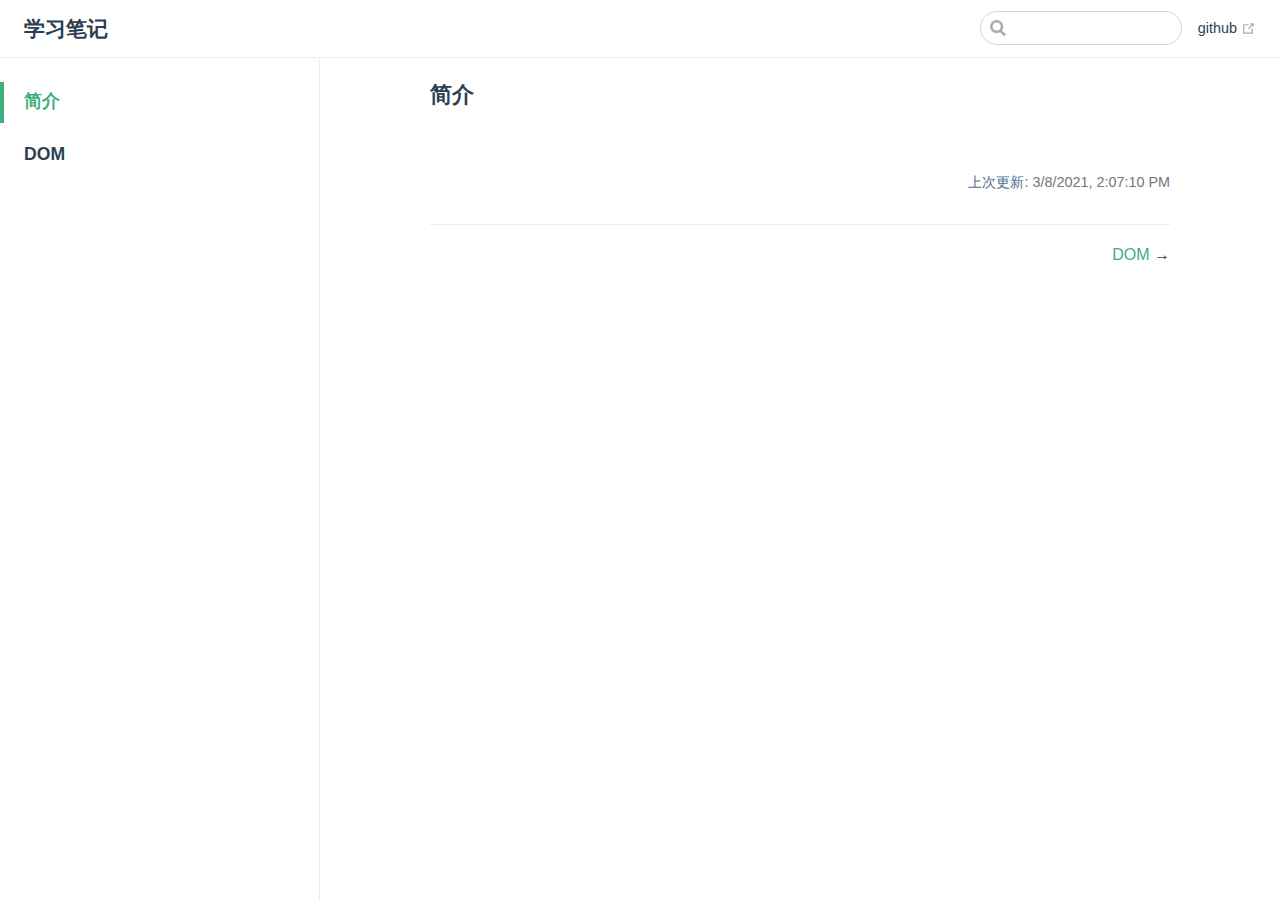
<file: index.html>
<!DOCTYPE html>
<html lang="en-US">
  <head>
    <meta charset="utf-8">
    <meta name="viewport" content="width=device-width,initial-scale=1">
    <title>简介 | 学习笔记</title>
    <meta name="generator" content="VuePress 1.8.2">
    
    <meta name="description" content="学习笔记">
    
    <link rel="preload" href="/assets/css/0.styles.3a02ecbf.css" as="style"><link rel="preload" href="/assets/js/app.fc9cdd45.js" as="script"><link rel="preload" href="/assets/js/2.6b5a7971.js" as="script"><link rel="preload" href="/assets/js/8.a992b955.js" as="script"><link rel="prefetch" href="/assets/js/3.eb49c94e.js"><link rel="prefetch" href="/assets/js/4.73c70159.js"><link rel="prefetch" href="/assets/js/5.9a477fb3.js"><link rel="prefetch" href="/assets/js/6.96180b9b.js"><link rel="prefetch" href="/assets/js/7.d63728ae.js"><link rel="prefetch" href="/assets/js/9.970adf19.js">
    <link rel="stylesheet" href="/assets/css/0.styles.3a02ecbf.css">
  </head>
  <body>
    <div id="app" data-server-rendered="true"><div class="theme-container"><header class="navbar"><div class="sidebar-button"><svg xmlns="http://www.w3.org/2000/svg" aria-hidden="true" role="img" viewBox="0 0 448 512" class="icon"><path fill="currentColor" d="M436 124H12c-6.627 0-12-5.373-12-12V80c0-6.627 5.373-12 12-12h424c6.627 0 12 5.373 12 12v32c0 6.627-5.373 12-12 12zm0 160H12c-6.627 0-12-5.373-12-12v-32c0-6.627 5.373-12 12-12h424c6.627 0 12 5.373 12 12v32c0 6.627-5.373 12-12 12zm0 160H12c-6.627 0-12-5.373-12-12v-32c0-6.627 5.373-12 12-12h424c6.627 0 12 5.373 12 12v32c0 6.627-5.373 12-12 12z"></path></svg></div> <a href="/" aria-current="page" class="home-link router-link-exact-active router-link-active"><!----> <span class="site-name">学习笔记</span></a> <div class="links"><div class="search-box"><input aria-label="Search" autocomplete="off" spellcheck="false" value=""> <!----></div> <nav class="nav-links can-hide"><div class="nav-item"><a href="https://github.com/sushipeng" target="_blank" rel="noopener noreferrer" class="nav-link external">
  github
  <span><svg xmlns="http://www.w3.org/2000/svg" aria-hidden="true" focusable="false" x="0px" y="0px" viewBox="0 0 100 100" width="15" height="15" class="icon outbound"><path fill="currentColor" d="M18.8,85.1h56l0,0c2.2,0,4-1.8,4-4v-32h-8v28h-48v-48h28v-8h-32l0,0c-2.2,0-4,1.8-4,4v56C14.8,83.3,16.6,85.1,18.8,85.1z"></path> <polygon fill="currentColor" points="45.7,48.7 51.3,54.3 77.2,28.5 77.2,37.2 85.2,37.2 85.2,14.9 62.8,14.9 62.8,22.9 71.5,22.9"></polygon></svg> <span class="sr-only">(opens new window)</span></span></a></div> <!----></nav></div></header> <div class="sidebar-mask"></div> <aside class="sidebar"><nav class="nav-links"><div class="nav-item"><a href="https://github.com/sushipeng" target="_blank" rel="noopener noreferrer" class="nav-link external">
  github
  <span><svg xmlns="http://www.w3.org/2000/svg" aria-hidden="true" focusable="false" x="0px" y="0px" viewBox="0 0 100 100" width="15" height="15" class="icon outbound"><path fill="currentColor" d="M18.8,85.1h56l0,0c2.2,0,4-1.8,4-4v-32h-8v28h-48v-48h28v-8h-32l0,0c-2.2,0-4,1.8-4,4v56C14.8,83.3,16.6,85.1,18.8,85.1z"></path> <polygon fill="currentColor" points="45.7,48.7 51.3,54.3 77.2,28.5 77.2,37.2 85.2,37.2 85.2,14.9 62.8,14.9 62.8,22.9 71.5,22.9"></polygon></svg> <span class="sr-only">(opens new window)</span></span></a></div> <!----></nav>  <ul class="sidebar-links"><li><a href="/" aria-current="page" class="active sidebar-link">简介</a><ul class="sidebar-sub-headers"></ul></li><li><a href="/frontEnd/DOM.html" class="sidebar-link">DOM</a></li></ul> </aside> <main class="page"> <div class="theme-default-content content__default"><h3 id="简介"><a href="#简介" class="header-anchor">#</a> 简介</h3></div> <footer class="page-edit"><!----> <div class="last-updated"><span class="prefix">上次更新:</span> <span class="time">3/8/2021, 2:07:10 PM</span></div></footer> <div class="page-nav"><p class="inner"><!----> <span class="next"><a href="/frontEnd/DOM.html">
        DOM
      </a>
      →
    </span></p></div> </main></div><div class="global-ui"></div></div>
    <script src="/assets/js/app.fc9cdd45.js" defer></script><script src="/assets/js/2.6b5a7971.js" defer></script><script src="/assets/js/8.a992b955.js" defer></script>
  </body>
</html>
</file>
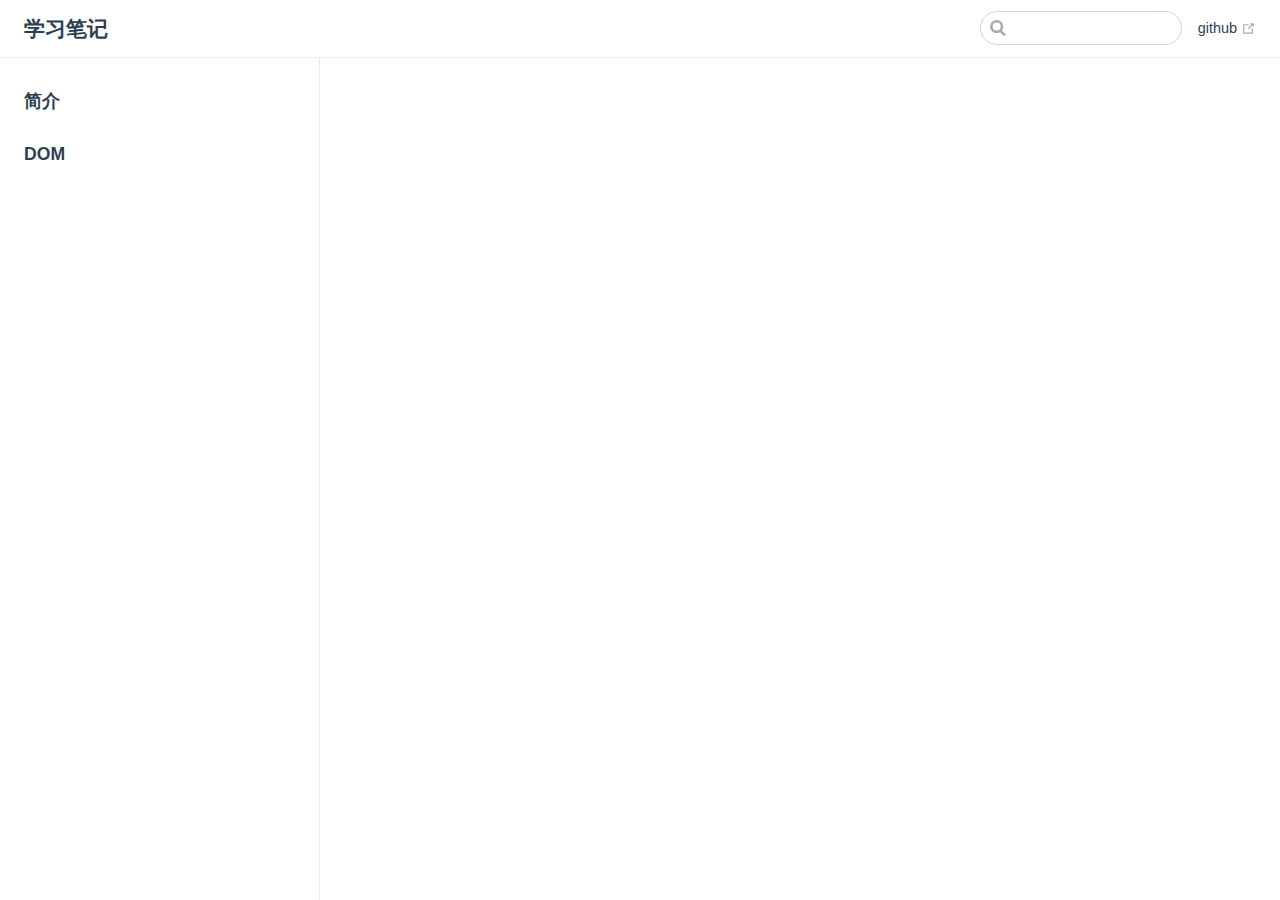
<file: frontEnd/css.html>
<!DOCTYPE html>
<html lang="en-US">
  <head>
    <meta charset="utf-8">
    <meta name="viewport" content="width=device-width,initial-scale=1">
    <title>学习笔记</title>
    <meta name="generator" content="VuePress 1.8.2">
    
    <meta name="description" content="学习笔记">
    
    <link rel="preload" href="/assets/css/0.styles.3a02ecbf.css" as="style"><link rel="preload" href="/assets/js/app.fc9cdd45.js" as="script"><link rel="preload" href="/assets/js/2.6b5a7971.js" as="script"><link rel="preload" href="/assets/js/9.970adf19.js" as="script"><link rel="prefetch" href="/assets/js/3.eb49c94e.js"><link rel="prefetch" href="/assets/js/4.73c70159.js"><link rel="prefetch" href="/assets/js/5.9a477fb3.js"><link rel="prefetch" href="/assets/js/6.96180b9b.js"><link rel="prefetch" href="/assets/js/7.d63728ae.js"><link rel="prefetch" href="/assets/js/8.a992b955.js">
    <link rel="stylesheet" href="/assets/css/0.styles.3a02ecbf.css">
  </head>
  <body>
    <div id="app" data-server-rendered="true"><div class="theme-container"><header class="navbar"><div class="sidebar-button"><svg xmlns="http://www.w3.org/2000/svg" aria-hidden="true" role="img" viewBox="0 0 448 512" class="icon"><path fill="currentColor" d="M436 124H12c-6.627 0-12-5.373-12-12V80c0-6.627 5.373-12 12-12h424c6.627 0 12 5.373 12 12v32c0 6.627-5.373 12-12 12zm0 160H12c-6.627 0-12-5.373-12-12v-32c0-6.627 5.373-12 12-12h424c6.627 0 12 5.373 12 12v32c0 6.627-5.373 12-12 12zm0 160H12c-6.627 0-12-5.373-12-12v-32c0-6.627 5.373-12 12-12h424c6.627 0 12 5.373 12 12v32c0 6.627-5.373 12-12 12z"></path></svg></div> <a href="/" class="home-link router-link-active"><!----> <span class="site-name">学习笔记</span></a> <div class="links"><div class="search-box"><input aria-label="Search" autocomplete="off" spellcheck="false" value=""> <!----></div> <nav class="nav-links can-hide"><div class="nav-item"><a href="https://github.com/sushipeng" target="_blank" rel="noopener noreferrer" class="nav-link external">
  github
  <span><svg xmlns="http://www.w3.org/2000/svg" aria-hidden="true" focusable="false" x="0px" y="0px" viewBox="0 0 100 100" width="15" height="15" class="icon outbound"><path fill="currentColor" d="M18.8,85.1h56l0,0c2.2,0,4-1.8,4-4v-32h-8v28h-48v-48h28v-8h-32l0,0c-2.2,0-4,1.8-4,4v56C14.8,83.3,16.6,85.1,18.8,85.1z"></path> <polygon fill="currentColor" points="45.7,48.7 51.3,54.3 77.2,28.5 77.2,37.2 85.2,37.2 85.2,14.9 62.8,14.9 62.8,22.9 71.5,22.9"></polygon></svg> <span class="sr-only">(opens new window)</span></span></a></div> <!----></nav></div></header> <div class="sidebar-mask"></div> <aside class="sidebar"><nav class="nav-links"><div class="nav-item"><a href="https://github.com/sushipeng" target="_blank" rel="noopener noreferrer" class="nav-link external">
  github
  <span><svg xmlns="http://www.w3.org/2000/svg" aria-hidden="true" focusable="false" x="0px" y="0px" viewBox="0 0 100 100" width="15" height="15" class="icon outbound"><path fill="currentColor" d="M18.8,85.1h56l0,0c2.2,0,4-1.8,4-4v-32h-8v28h-48v-48h28v-8h-32l0,0c-2.2,0-4,1.8-4,4v56C14.8,83.3,16.6,85.1,18.8,85.1z"></path> <polygon fill="currentColor" points="45.7,48.7 51.3,54.3 77.2,28.5 77.2,37.2 85.2,37.2 85.2,14.9 62.8,14.9 62.8,22.9 71.5,22.9"></polygon></svg> <span class="sr-only">(opens new window)</span></span></a></div> <!----></nav>  <ul class="sidebar-links"><li><a href="/" aria-current="page" class="sidebar-link">简介</a></li><li><a href="/frontEnd/DOM.html" class="sidebar-link">DOM</a></li></ul> </aside> <main class="page"> <div class="theme-default-content content__default"></div> <footer class="page-edit"><!----> <!----></footer> <!----> </main></div><div class="global-ui"></div></div>
    <script src="/assets/js/app.fc9cdd45.js" defer></script><script src="/assets/js/2.6b5a7971.js" defer></script><script src="/assets/js/9.970adf19.js" defer></script>
  </body>
</html>
</file>
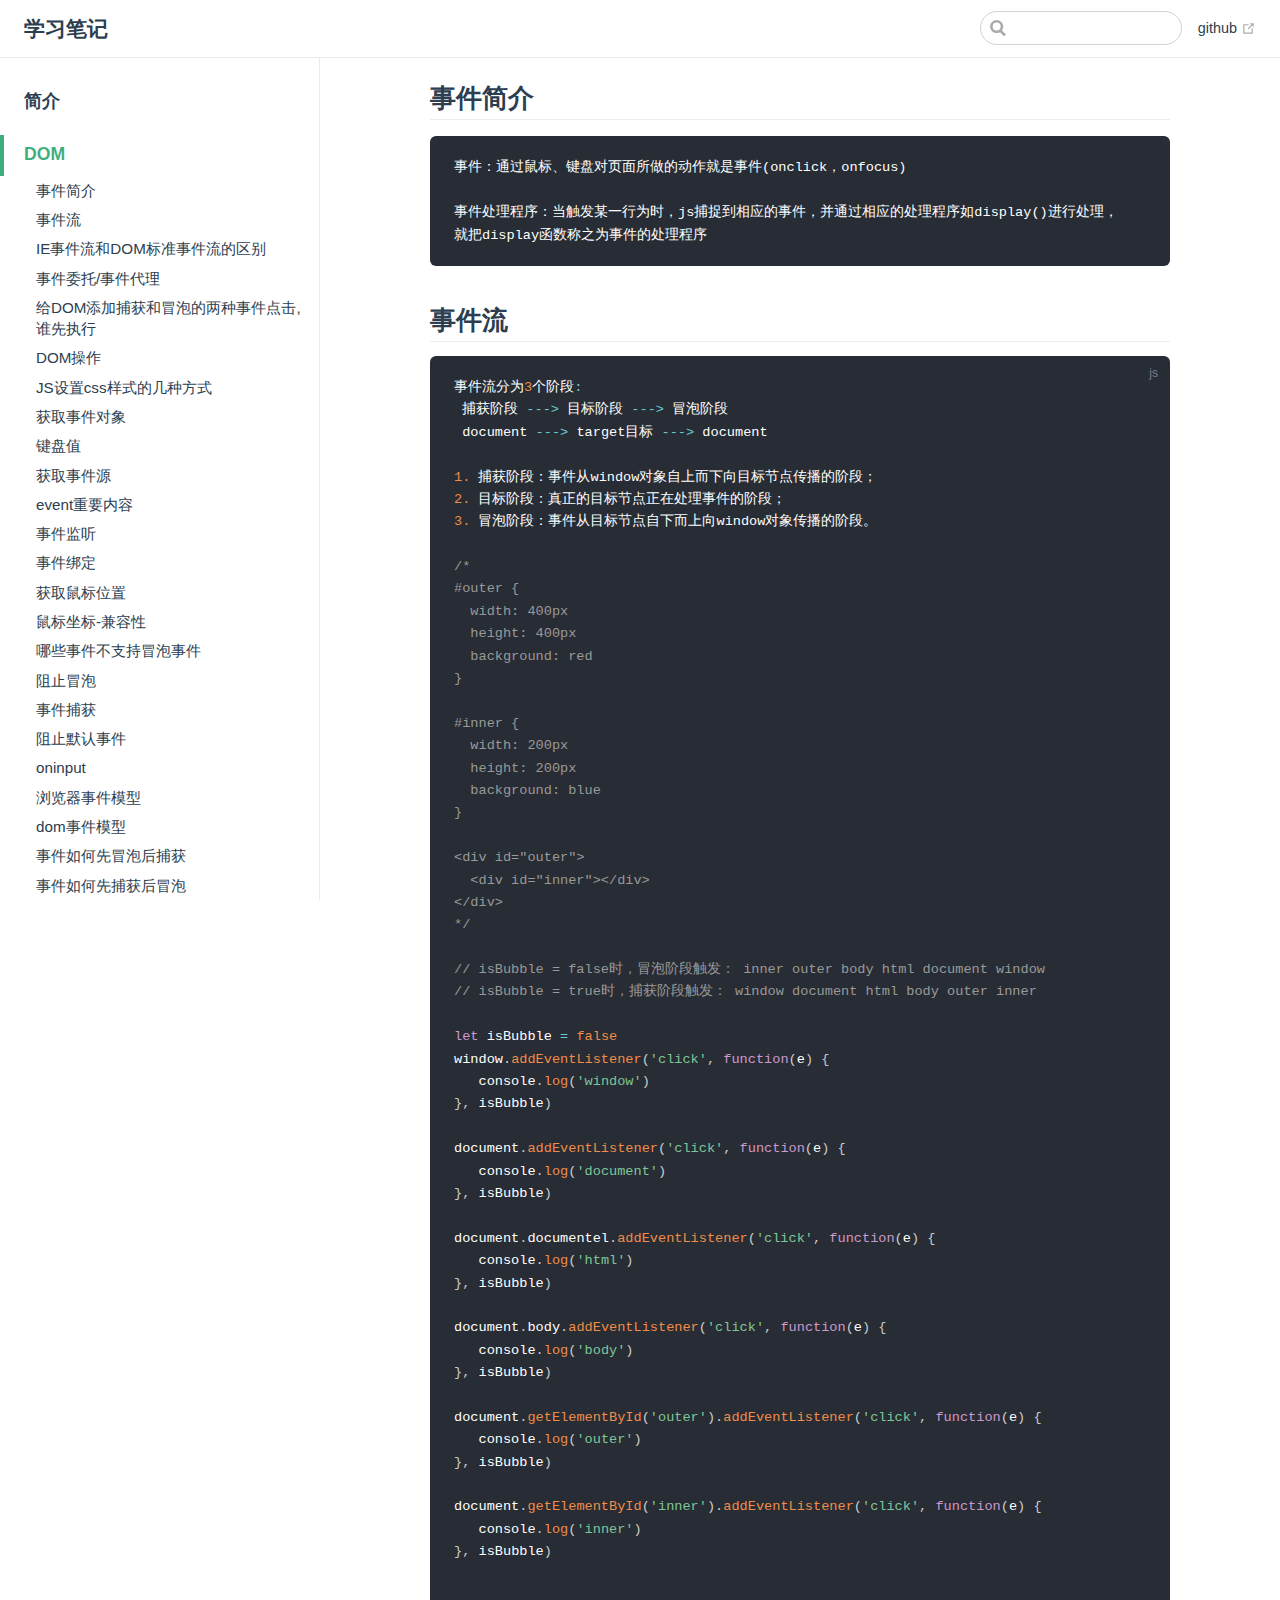
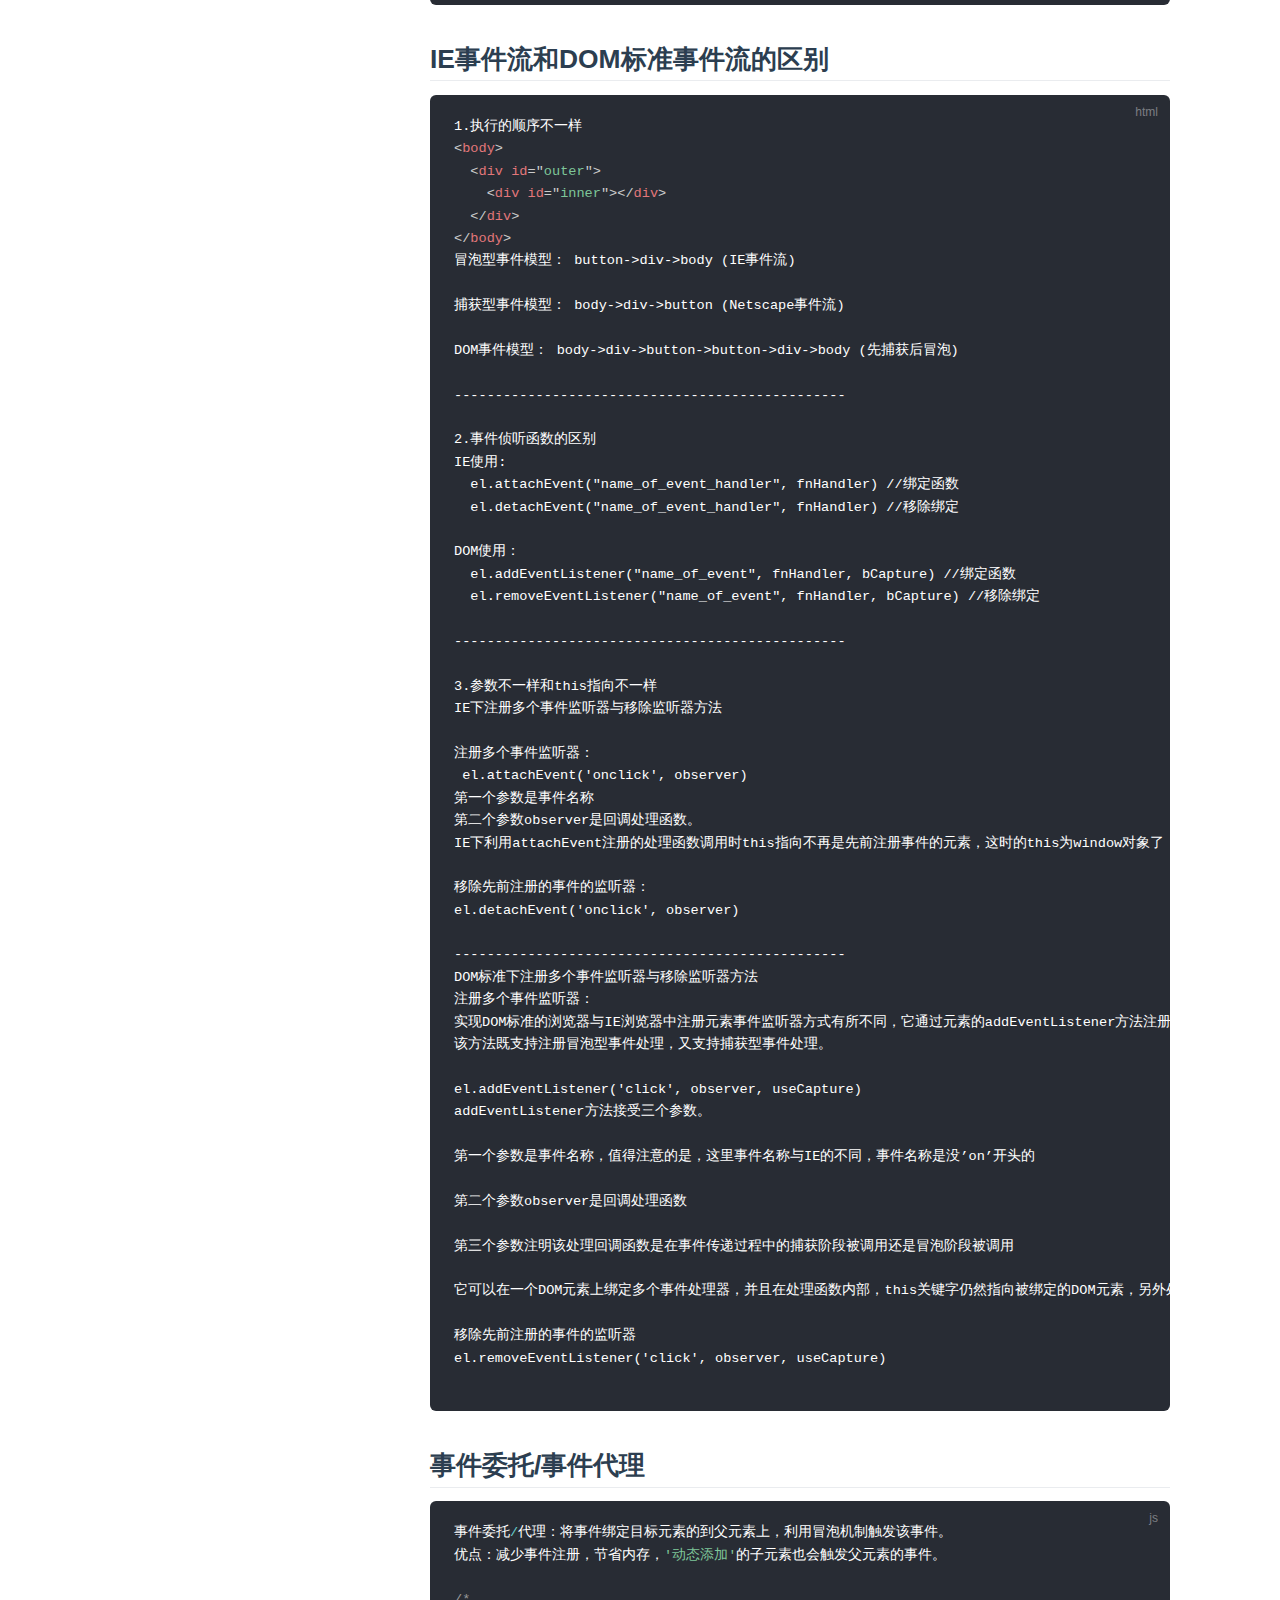
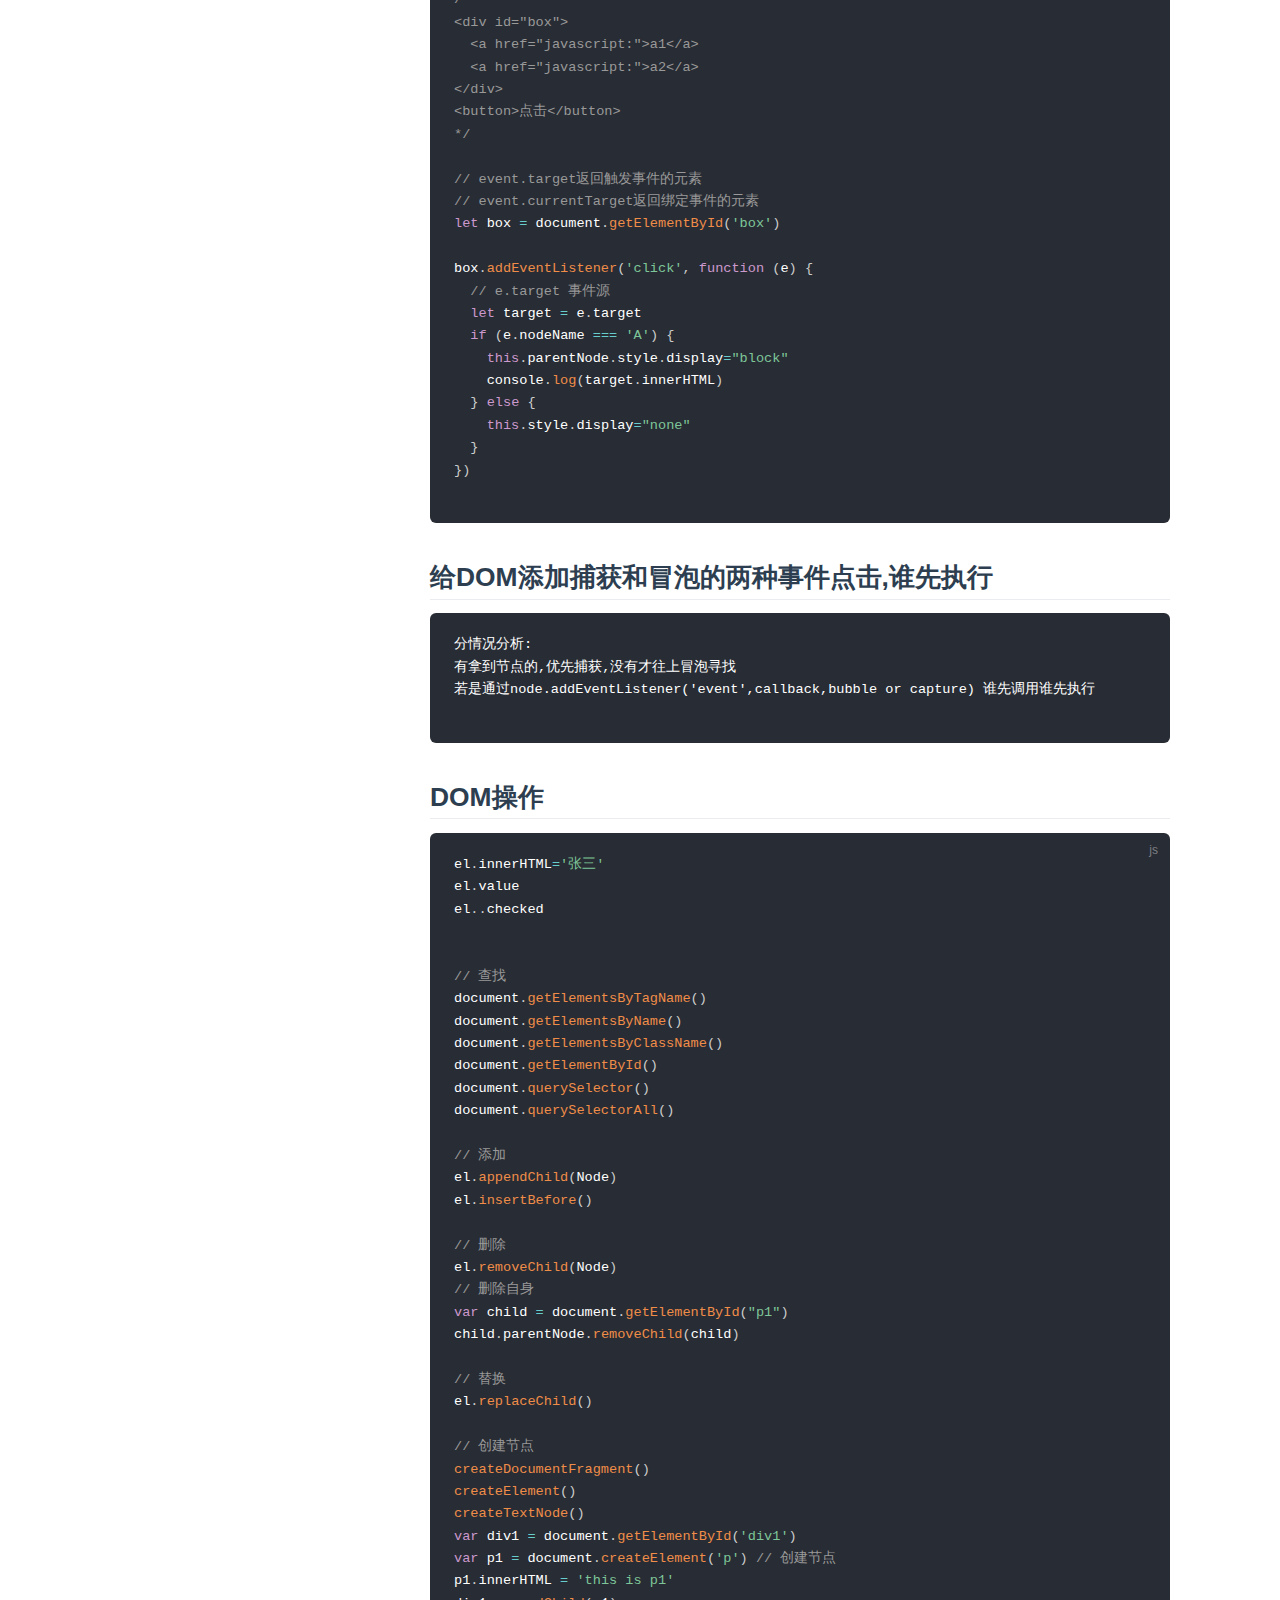
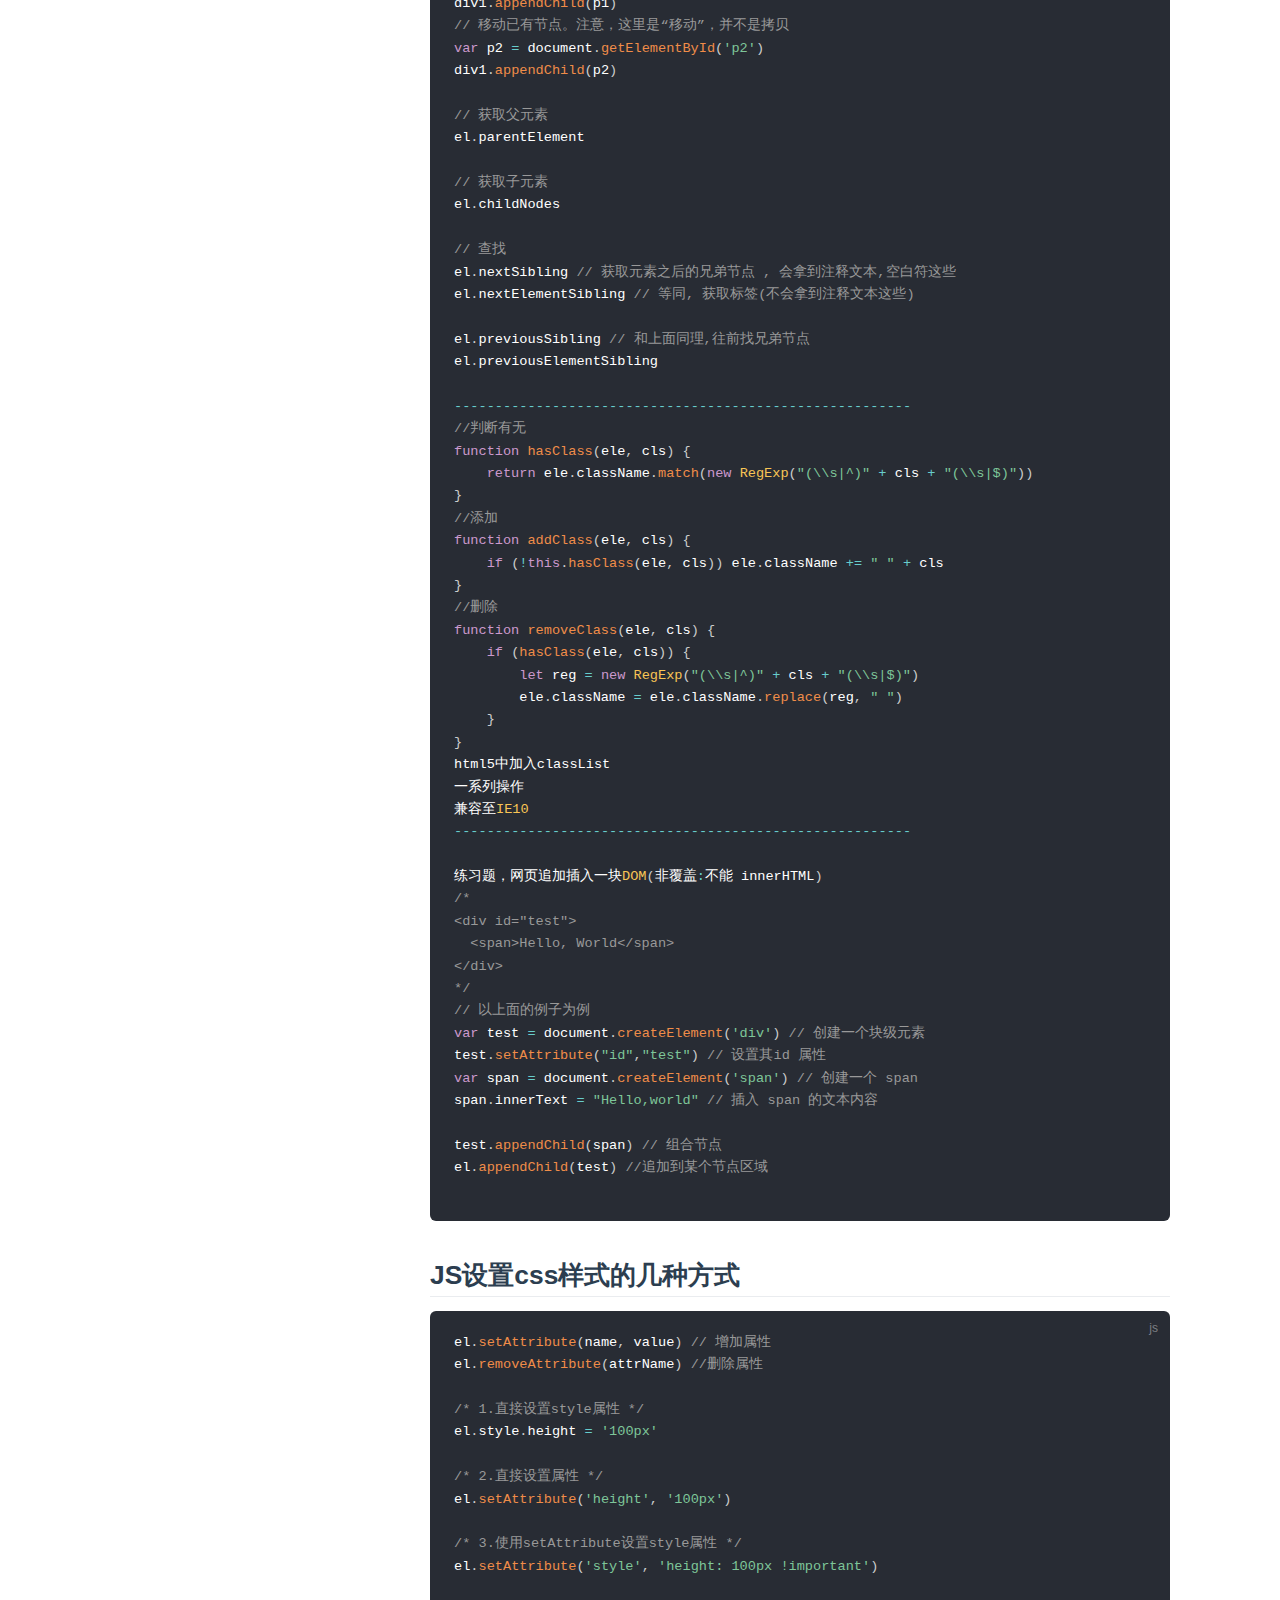
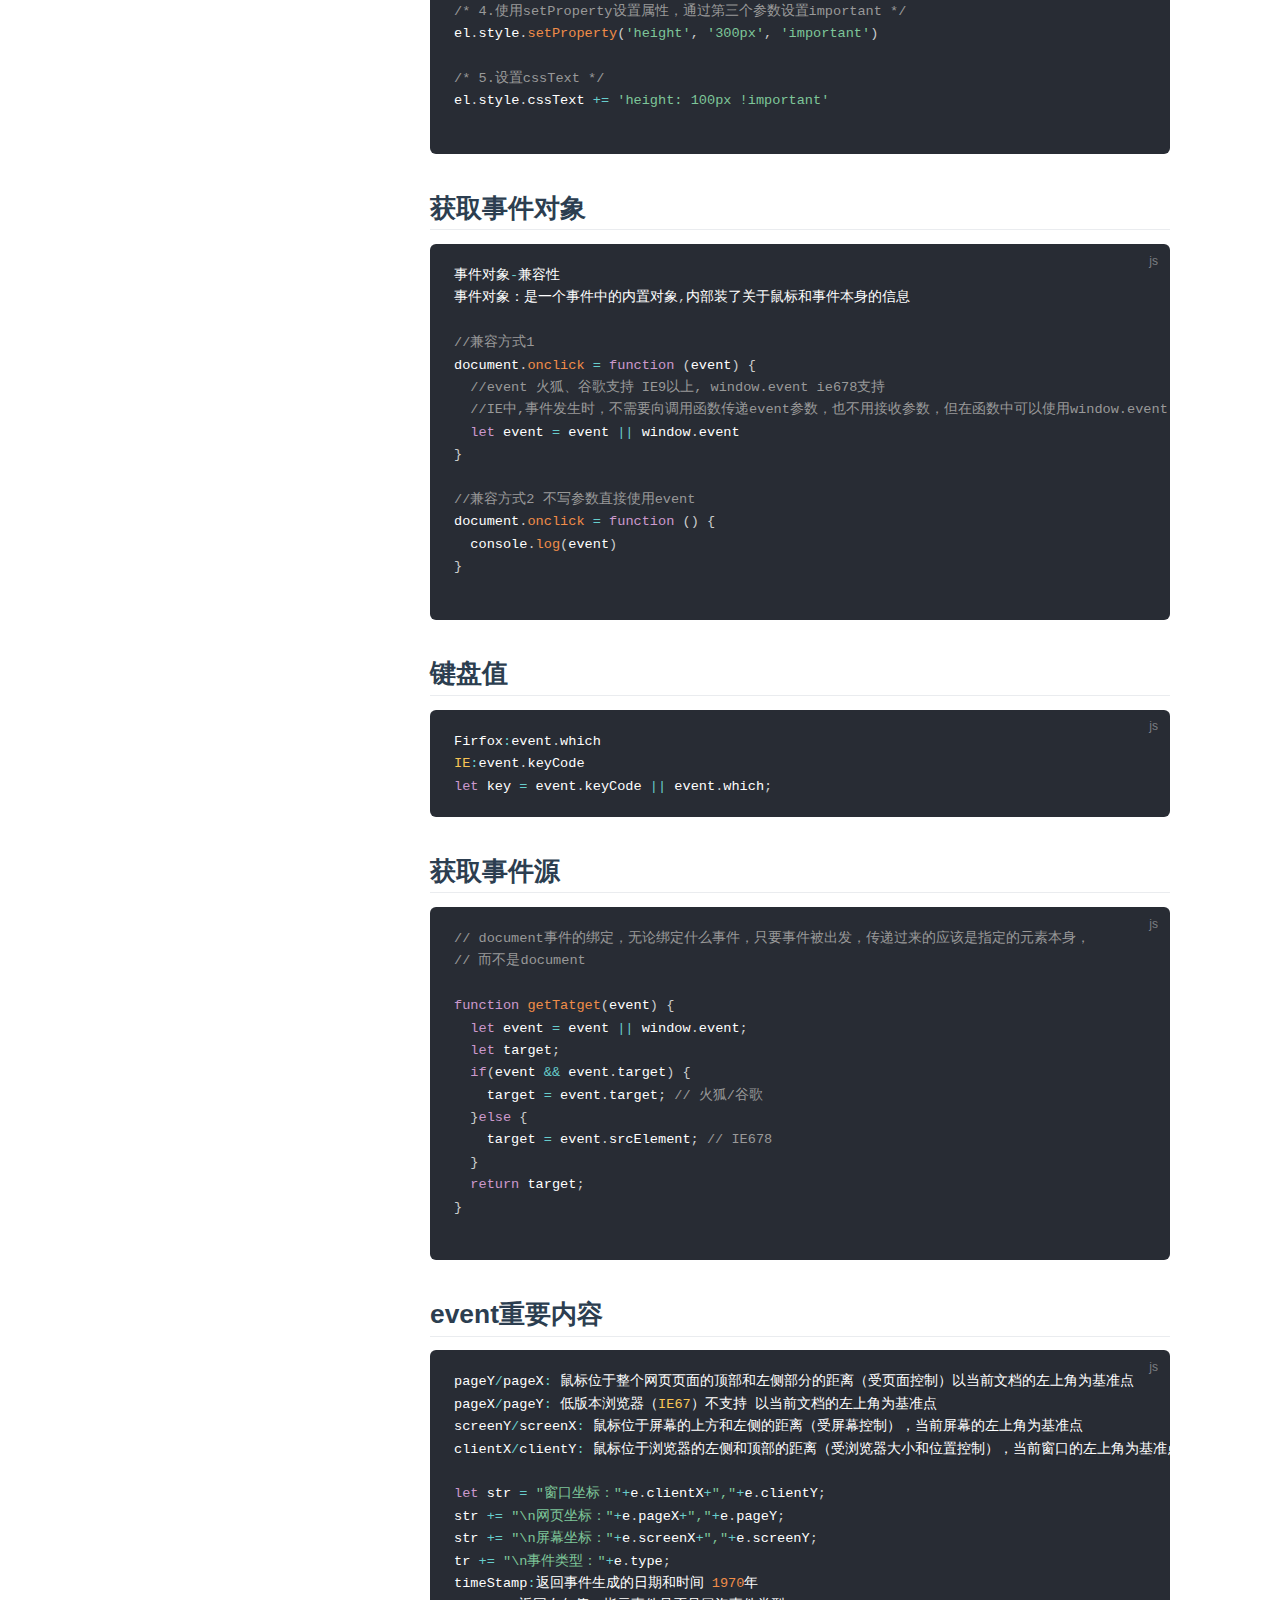
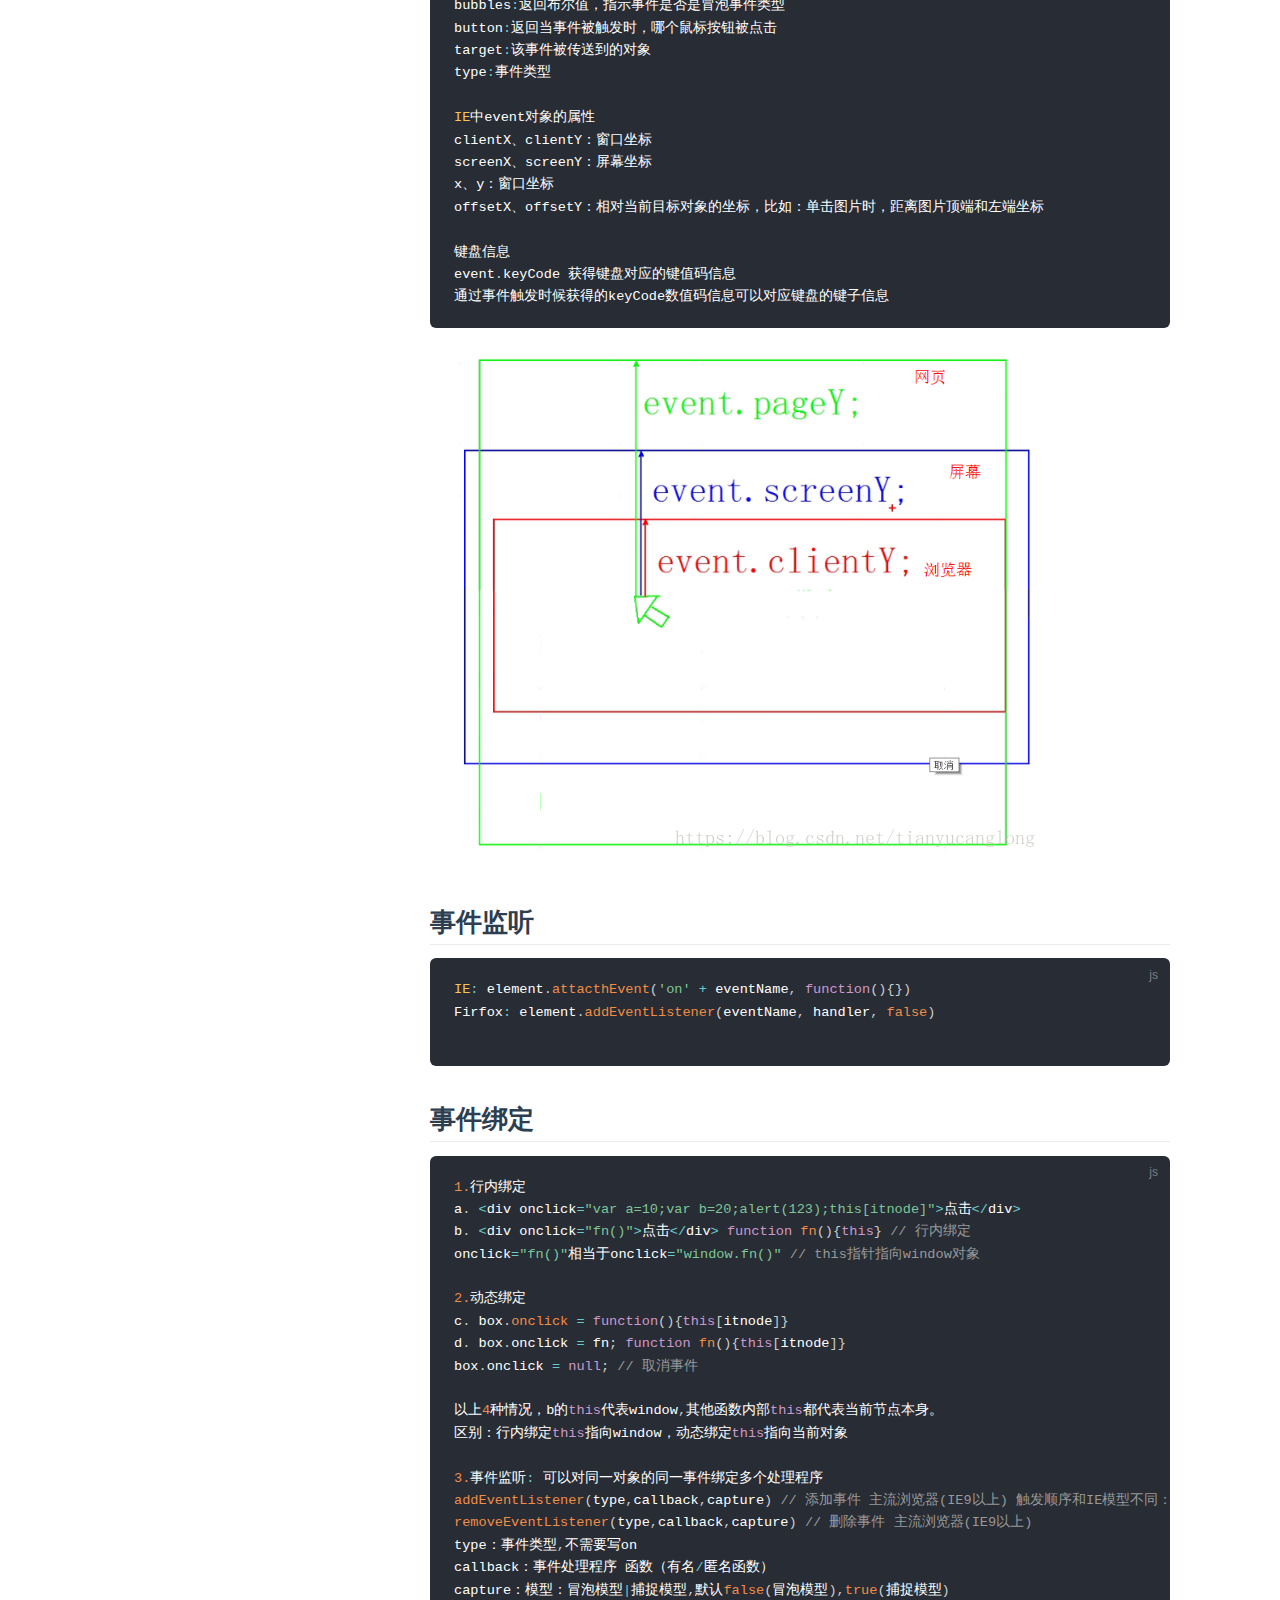
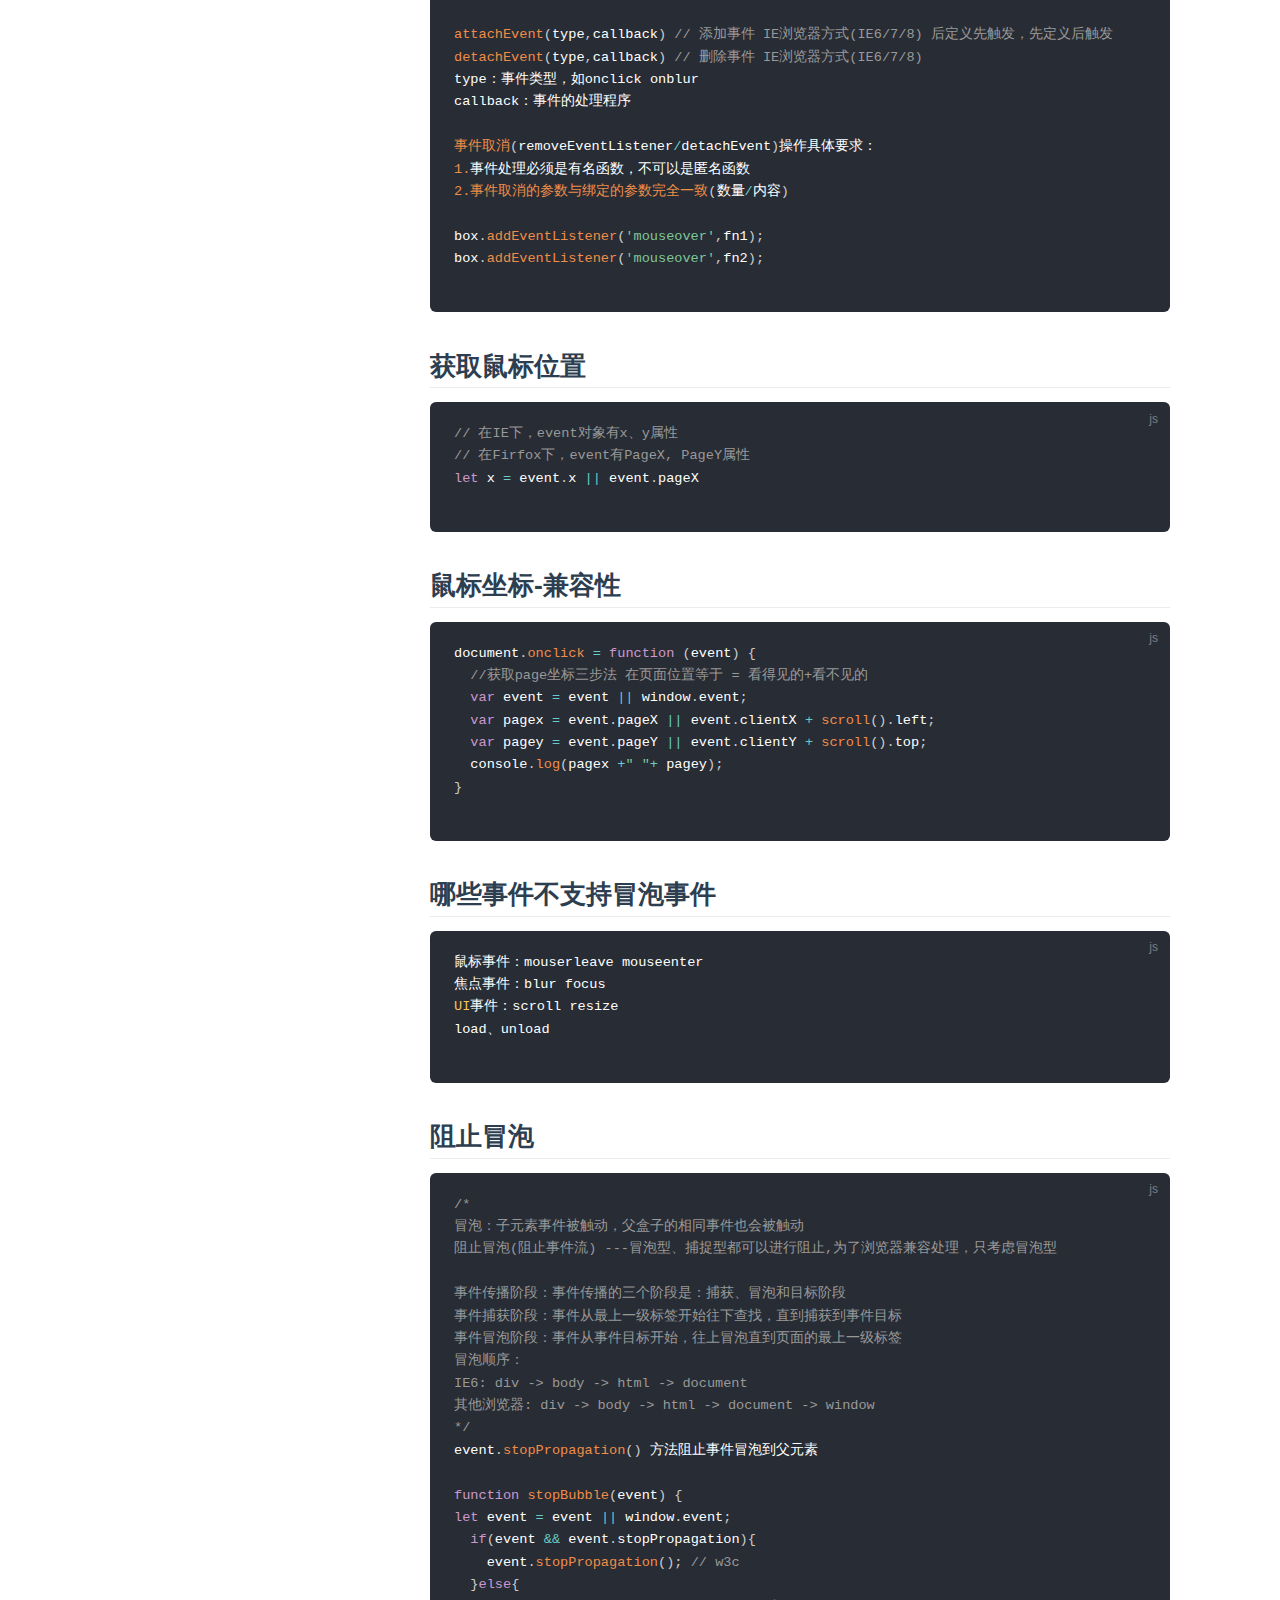
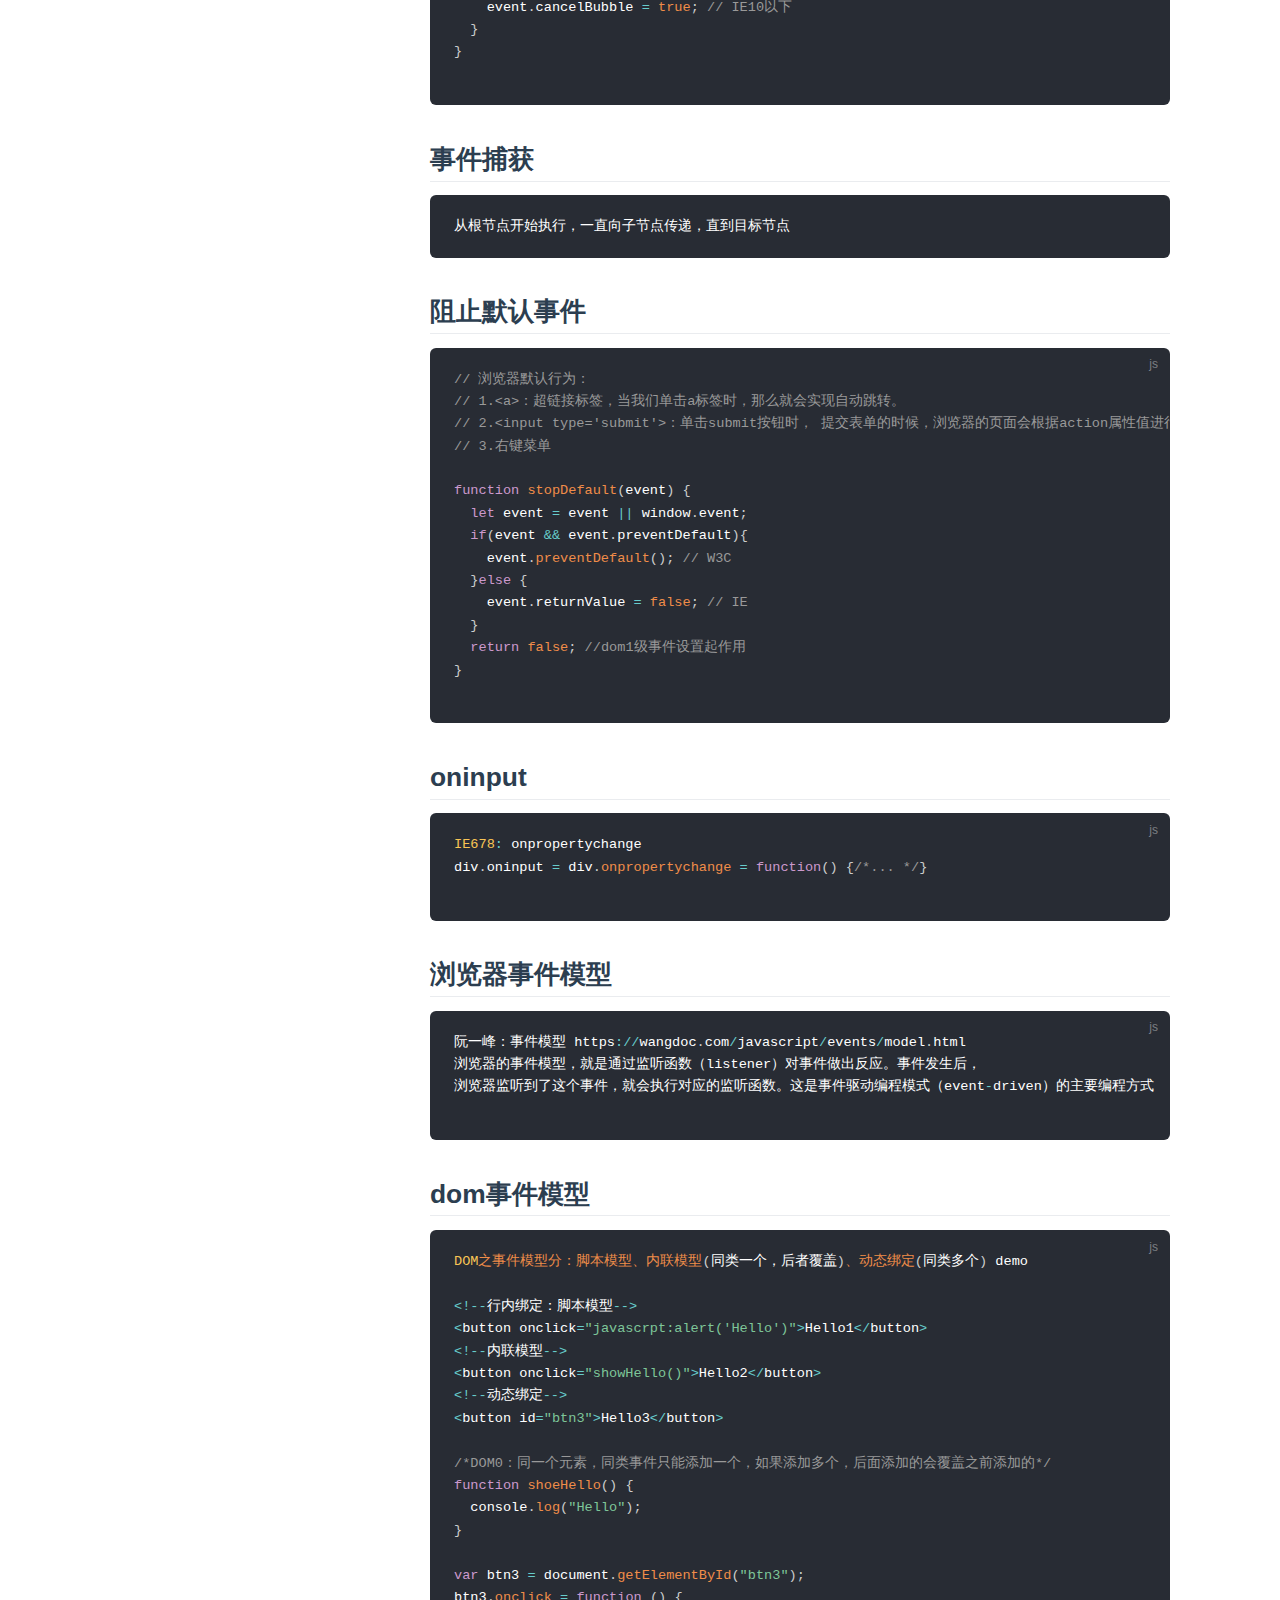
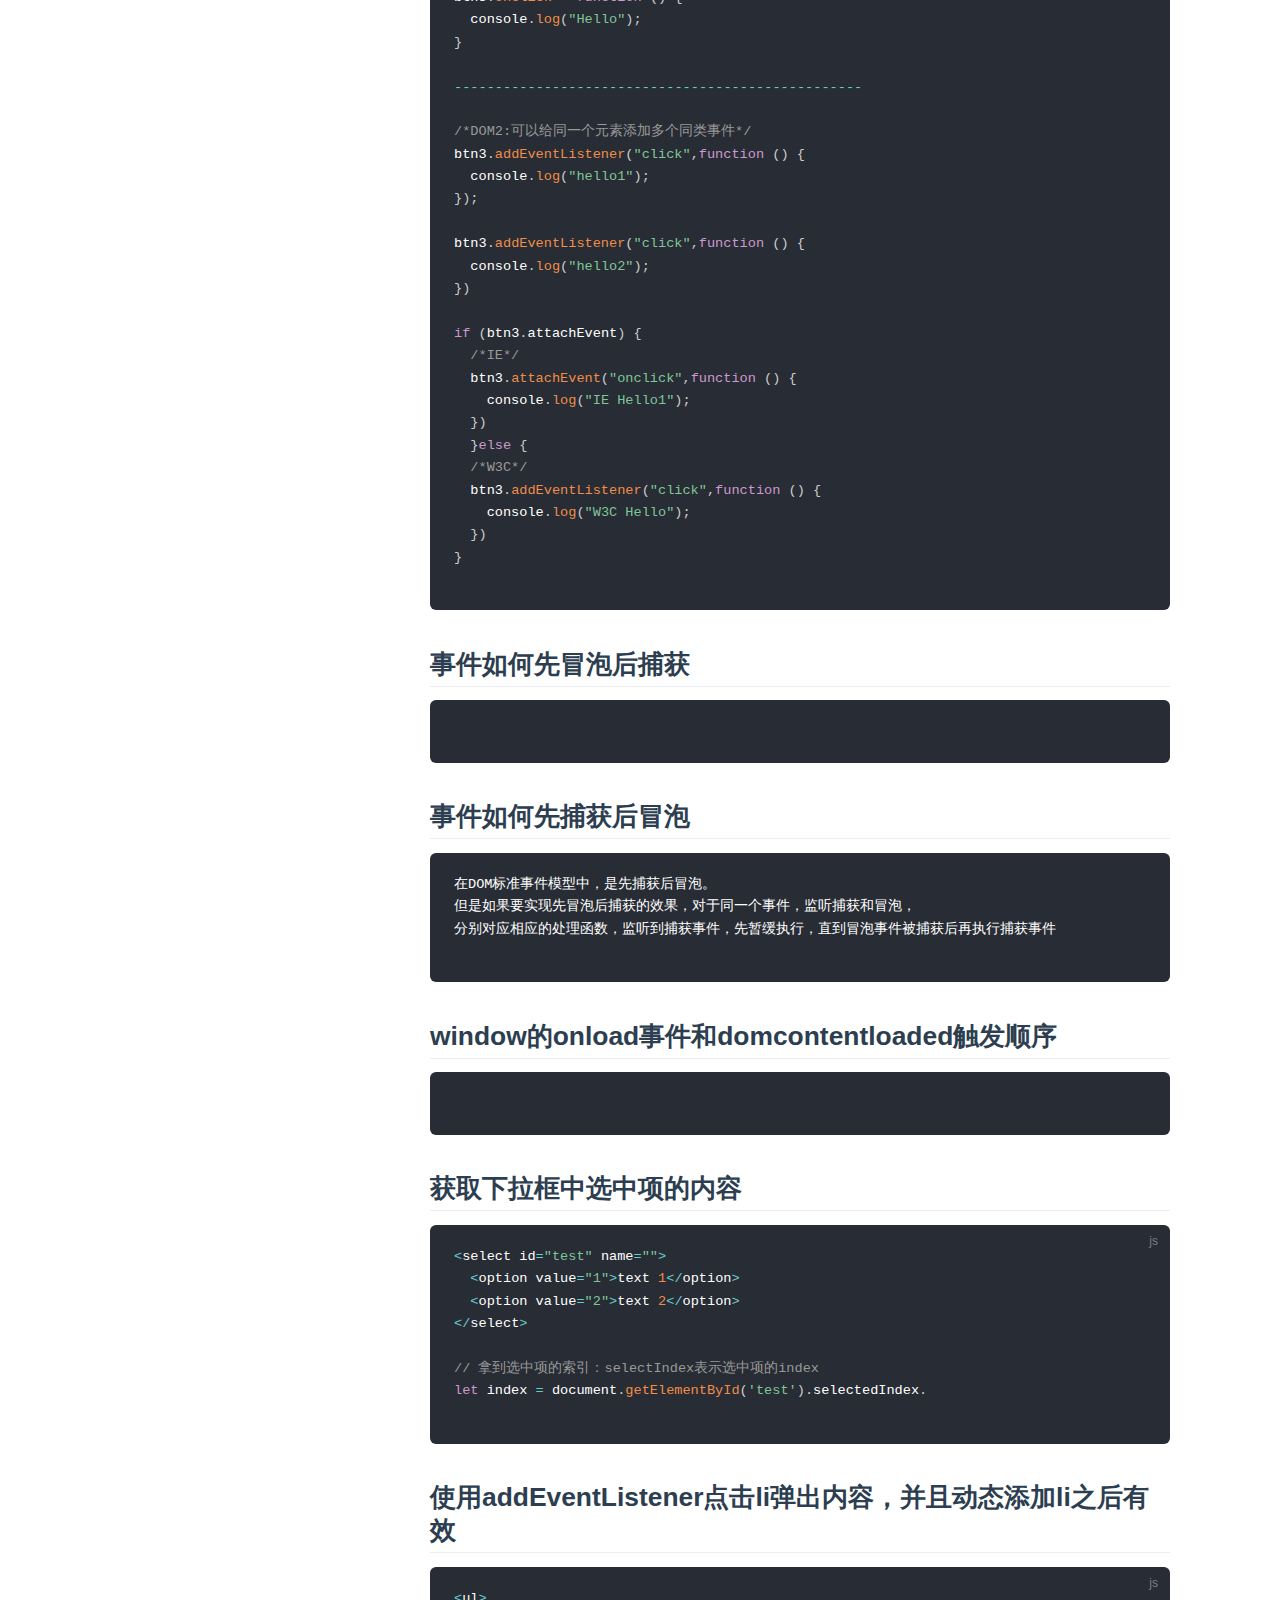
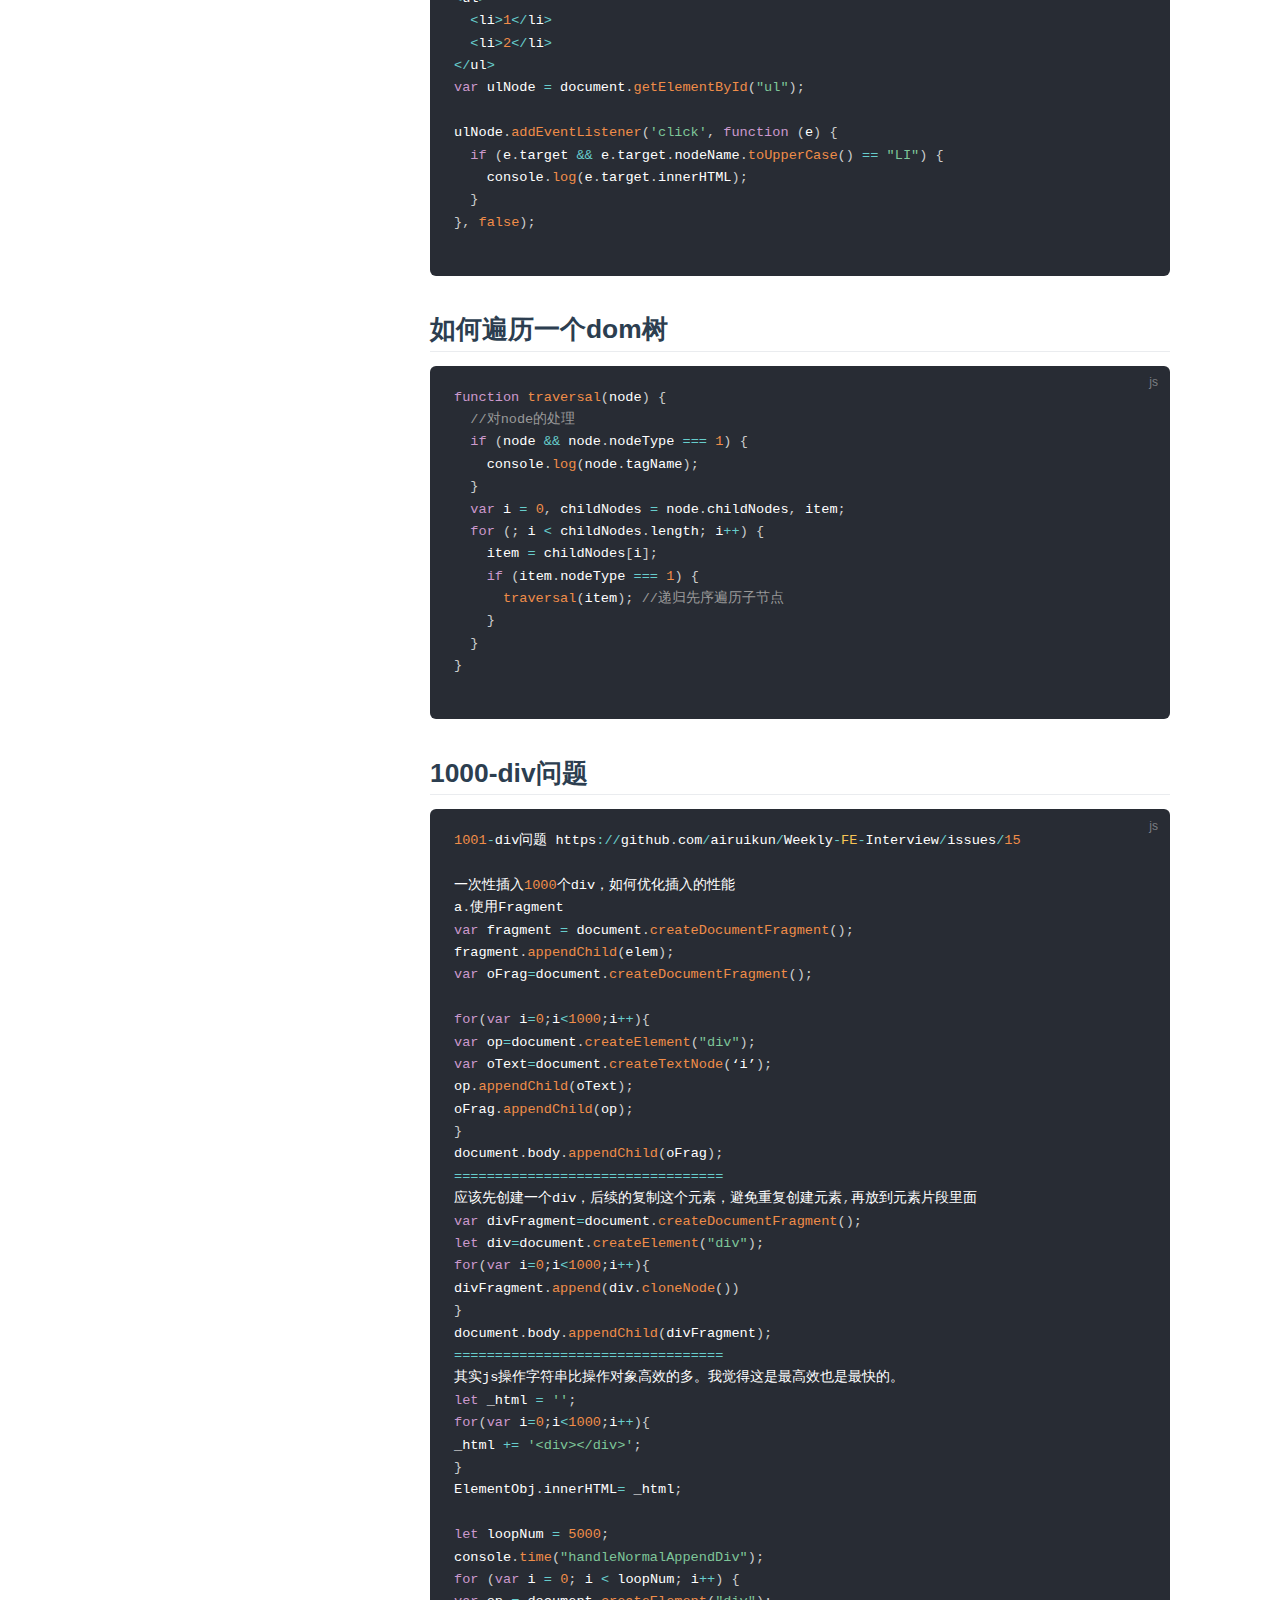
<file: frontEnd/DOM.html>
<!DOCTYPE html>
<html lang="en-US">
  <head>
    <meta charset="utf-8">
    <meta name="viewport" content="width=device-width,initial-scale=1">
    <title>事件简介 | 学习笔记</title>
    <meta name="generator" content="VuePress 1.8.2">
    
    <meta name="description" content="学习笔记">
    
    <link rel="preload" href="/assets/css/0.styles.3a02ecbf.css" as="style"><link rel="preload" href="/assets/js/app.fc9cdd45.js" as="script"><link rel="preload" href="/assets/js/2.6b5a7971.js" as="script"><link rel="preload" href="/assets/js/6.96180b9b.js" as="script"><link rel="prefetch" href="/assets/js/3.eb49c94e.js"><link rel="prefetch" href="/assets/js/4.73c70159.js"><link rel="prefetch" href="/assets/js/5.9a477fb3.js"><link rel="prefetch" href="/assets/js/7.d63728ae.js"><link rel="prefetch" href="/assets/js/8.a992b955.js"><link rel="prefetch" href="/assets/js/9.970adf19.js">
    <link rel="stylesheet" href="/assets/css/0.styles.3a02ecbf.css">
  </head>
  <body>
    <div id="app" data-server-rendered="true"><div class="theme-container"><header class="navbar"><div class="sidebar-button"><svg xmlns="http://www.w3.org/2000/svg" aria-hidden="true" role="img" viewBox="0 0 448 512" class="icon"><path fill="currentColor" d="M436 124H12c-6.627 0-12-5.373-12-12V80c0-6.627 5.373-12 12-12h424c6.627 0 12 5.373 12 12v32c0 6.627-5.373 12-12 12zm0 160H12c-6.627 0-12-5.373-12-12v-32c0-6.627 5.373-12 12-12h424c6.627 0 12 5.373 12 12v32c0 6.627-5.373 12-12 12zm0 160H12c-6.627 0-12-5.373-12-12v-32c0-6.627 5.373-12 12-12h424c6.627 0 12 5.373 12 12v32c0 6.627-5.373 12-12 12z"></path></svg></div> <a href="/" class="home-link router-link-active"><!----> <span class="site-name">学习笔记</span></a> <div class="links"><div class="search-box"><input aria-label="Search" autocomplete="off" spellcheck="false" value=""> <!----></div> <nav class="nav-links can-hide"><div class="nav-item"><a href="https://github.com/sushipeng" target="_blank" rel="noopener noreferrer" class="nav-link external">
  github
  <span><svg xmlns="http://www.w3.org/2000/svg" aria-hidden="true" focusable="false" x="0px" y="0px" viewBox="0 0 100 100" width="15" height="15" class="icon outbound"><path fill="currentColor" d="M18.8,85.1h56l0,0c2.2,0,4-1.8,4-4v-32h-8v28h-48v-48h28v-8h-32l0,0c-2.2,0-4,1.8-4,4v56C14.8,83.3,16.6,85.1,18.8,85.1z"></path> <polygon fill="currentColor" points="45.7,48.7 51.3,54.3 77.2,28.5 77.2,37.2 85.2,37.2 85.2,14.9 62.8,14.9 62.8,22.9 71.5,22.9"></polygon></svg> <span class="sr-only">(opens new window)</span></span></a></div> <!----></nav></div></header> <div class="sidebar-mask"></div> <aside class="sidebar"><nav class="nav-links"><div class="nav-item"><a href="https://github.com/sushipeng" target="_blank" rel="noopener noreferrer" class="nav-link external">
  github
  <span><svg xmlns="http://www.w3.org/2000/svg" aria-hidden="true" focusable="false" x="0px" y="0px" viewBox="0 0 100 100" width="15" height="15" class="icon outbound"><path fill="currentColor" d="M18.8,85.1h56l0,0c2.2,0,4-1.8,4-4v-32h-8v28h-48v-48h28v-8h-32l0,0c-2.2,0-4,1.8-4,4v56C14.8,83.3,16.6,85.1,18.8,85.1z"></path> <polygon fill="currentColor" points="45.7,48.7 51.3,54.3 77.2,28.5 77.2,37.2 85.2,37.2 85.2,14.9 62.8,14.9 62.8,22.9 71.5,22.9"></polygon></svg> <span class="sr-only">(opens new window)</span></span></a></div> <!----></nav>  <ul class="sidebar-links"><li><a href="/" aria-current="page" class="sidebar-link">简介</a></li><li><a href="/frontEnd/DOM.html" aria-current="page" class="active sidebar-link">DOM</a><ul class="sidebar-sub-headers"><li class="sidebar-sub-header"><a href="/frontEnd/DOM.html#事件简介" class="sidebar-link">事件简介</a></li><li class="sidebar-sub-header"><a href="/frontEnd/DOM.html#事件流" class="sidebar-link">事件流</a></li><li class="sidebar-sub-header"><a href="/frontEnd/DOM.html#ie事件流和dom标准事件流的区别" class="sidebar-link">IE事件流和DOM标准事件流的区别</a></li><li class="sidebar-sub-header"><a href="/frontEnd/DOM.html#事件委托-事件代理" class="sidebar-link">事件委托/事件代理</a></li><li class="sidebar-sub-header"><a href="/frontEnd/DOM.html#给dom添加捕获和冒泡的两种事件点击-谁先执行" class="sidebar-link">给DOM添加捕获和冒泡的两种事件点击,谁先执行</a></li><li class="sidebar-sub-header"><a href="/frontEnd/DOM.html#dom操作" class="sidebar-link">DOM操作</a></li><li class="sidebar-sub-header"><a href="/frontEnd/DOM.html#js设置css样式的几种方式" class="sidebar-link">JS设置css样式的几种方式</a></li><li class="sidebar-sub-header"><a href="/frontEnd/DOM.html#获取事件对象" class="sidebar-link">获取事件对象</a></li><li class="sidebar-sub-header"><a href="/frontEnd/DOM.html#键盘值" class="sidebar-link">键盘值</a></li><li class="sidebar-sub-header"><a href="/frontEnd/DOM.html#获取事件源" class="sidebar-link">获取事件源</a></li><li class="sidebar-sub-header"><a href="/frontEnd/DOM.html#event重要内容" class="sidebar-link">event重要内容</a></li><li class="sidebar-sub-header"><a href="/frontEnd/DOM.html#事件监听" class="sidebar-link">事件监听</a></li><li class="sidebar-sub-header"><a href="/frontEnd/DOM.html#事件绑定" class="sidebar-link">事件绑定</a></li><li class="sidebar-sub-header"><a href="/frontEnd/DOM.html#获取鼠标位置" class="sidebar-link">获取鼠标位置</a></li><li class="sidebar-sub-header"><a href="/frontEnd/DOM.html#鼠标坐标-兼容性" class="sidebar-link">鼠标坐标-兼容性</a></li><li class="sidebar-sub-header"><a href="/frontEnd/DOM.html#哪些事件不支持冒泡事件" class="sidebar-link">哪些事件不支持冒泡事件</a></li><li class="sidebar-sub-header"><a href="/frontEnd/DOM.html#阻止冒泡" class="sidebar-link">阻止冒泡</a></li><li class="sidebar-sub-header"><a href="/frontEnd/DOM.html#事件捕获" class="sidebar-link">事件捕获</a></li><li class="sidebar-sub-header"><a href="/frontEnd/DOM.html#阻止默认事件" class="sidebar-link">阻止默认事件</a></li><li class="sidebar-sub-header"><a href="/frontEnd/DOM.html#oninput" class="sidebar-link">oninput</a></li><li class="sidebar-sub-header"><a href="/frontEnd/DOM.html#浏览器事件模型" class="sidebar-link">浏览器事件模型</a></li><li class="sidebar-sub-header"><a href="/frontEnd/DOM.html#dom事件模型" class="sidebar-link">dom事件模型</a></li><li class="sidebar-sub-header"><a href="/frontEnd/DOM.html#事件如何先冒泡后捕获" class="sidebar-link">事件如何先冒泡后捕获</a></li><li class="sidebar-sub-header"><a href="/frontEnd/DOM.html#事件如何先捕获后冒泡" class="sidebar-link">事件如何先捕获后冒泡</a></li><li class="sidebar-sub-header"><a href="/frontEnd/DOM.html#window的onload事件和domcontentloaded触发顺序" class="sidebar-link">window的onload事件和domcontentloaded触发顺序</a></li><li class="sidebar-sub-header"><a href="/frontEnd/DOM.html#获取下拉框中选中项的内容" class="sidebar-link">获取下拉框中选中项的内容</a></li><li class="sidebar-sub-header"><a href="/frontEnd/DOM.html#使用addeventlistener点击li弹出内容-并且动态添加li之后有效" class="sidebar-link">使用addEventListener点击li弹出内容，并且动态添加li之后有效</a></li><li class="sidebar-sub-header"><a href="/frontEnd/DOM.html#如何遍历一个dom树" class="sidebar-link">如何遍历一个dom树</a></li><li class="sidebar-sub-header"><a href="/frontEnd/DOM.html#_1000-div问题" class="sidebar-link">1000-div问题</a></li><li class="sidebar-sub-header"><a href="/frontEnd/DOM.html#获取屏幕的宽度和高度" class="sidebar-link">获取屏幕的宽度和高度</a></li><li class="sidebar-sub-header"><a href="/frontEnd/DOM.html#获取网址、协议、path、参数、hash-等" class="sidebar-link">获取网址、协议、path、参数、hash 等</a></li><li class="sidebar-sub-header"><a href="/frontEnd/DOM.html#浏览器的前进、后退功能等" class="sidebar-link">浏览器的前进、后退功能等</a></li><li class="sidebar-sub-header"><a href="/frontEnd/DOM.html#获取浏览器特性-即俗称的ua-然后识别客户端-例如判断是不是-chrome-浏览器" class="sidebar-link">获取浏览器特性（即俗称的UA）然后识别客户端，例如判断是不是 Chrome 浏览器</a></li><li class="sidebar-sub-header"><a href="/frontEnd/DOM.html#attribute-和-properity" class="sidebar-link">Attribute 和 properity</a></li><li class="sidebar-sub-header"><a href="/frontEnd/DOM.html#通用事件绑定" class="sidebar-link">通用事件绑定</a></li><li class="sidebar-sub-header"><a href="/frontEnd/DOM.html#用javascript获取页面元素的位置" class="sidebar-link">用Javascript获取页面元素的位置</a></li><li class="sidebar-sub-header"><a href="/frontEnd/DOM.html#scrolltop、scrollheight、cientheight、offsetheight" class="sidebar-link">scrollTop、scrollHeight、cientHeight、offsetHeight</a></li><li class="sidebar-sub-header"><a href="/frontEnd/DOM.html#获取页面元素位置与宽高" class="sidebar-link">获取页面元素位置与宽高</a></li><li class="sidebar-sub-header"><a href="/frontEnd/DOM.html#自定义事件-通过观察者模式" class="sidebar-link">自定义事件（通过观察者模式）</a></li><li class="sidebar-sub-header"><a href="/frontEnd/DOM.html#js自定义事件" class="sidebar-link">js自定义事件</a></li><li class="sidebar-sub-header"><a href="/frontEnd/DOM.html#mouseover和mouseenter的区别" class="sidebar-link">mouseover和mouseenter的区别</a></li><li class="sidebar-sub-header"><a href="/frontEnd/DOM.html#其他事件" class="sidebar-link">其他事件</a></li><li class="sidebar-sub-header"><a href="/frontEnd/DOM.html#mousedown和click冲突事件" class="sidebar-link">mousedown和click冲突事件</a></li><li class="sidebar-sub-header"><a href="/frontEnd/DOM.html#document-queryselectorall-bind-document" class="sidebar-link">document.querySelectorAll.bind(document)</a></li><li class="sidebar-sub-header"><a href="/frontEnd/DOM.html#判断滚动条到底部" class="sidebar-link">判断滚动条到底部</a></li><li class="sidebar-sub-header"><a href="/frontEnd/DOM.html#滚动条默认宽度" class="sidebar-link">滚动条默认宽度</a></li><li class="sidebar-sub-header"><a href="/frontEnd/DOM.html#" class="sidebar-link"></a></li><li class="sidebar-sub-header"><a href="/frontEnd/DOM.html#-2" class="sidebar-link"></a></li><li class="sidebar-sub-header"><a href="/frontEnd/DOM.html#-3" class="sidebar-link"></a></li><li class="sidebar-sub-header"><a href="/frontEnd/DOM.html#-4" class="sidebar-link"></a></li><li class="sidebar-sub-header"><a href="/frontEnd/DOM.html#-5" class="sidebar-link"></a></li><li class="sidebar-sub-header"><a href="/frontEnd/DOM.html#-6" class="sidebar-link"></a></li><li class="sidebar-sub-header"><a href="/frontEnd/DOM.html#-7" class="sidebar-link"></a></li><li class="sidebar-sub-header"><a href="/frontEnd/DOM.html#-8" class="sidebar-link"></a></li><li class="sidebar-sub-header"><a href="/frontEnd/DOM.html#-9" class="sidebar-link"></a></li><li class="sidebar-sub-header"><a href="/frontEnd/DOM.html#-10" class="sidebar-link"></a></li><li class="sidebar-sub-header"><a href="/frontEnd/DOM.html#-11" class="sidebar-link"></a></li><li class="sidebar-sub-header"><a href="/frontEnd/DOM.html#-12" class="sidebar-link"></a></li><li class="sidebar-sub-header"><a href="/frontEnd/DOM.html#-13" class="sidebar-link"></a></li><li class="sidebar-sub-header"><a href="/frontEnd/DOM.html#-14" class="sidebar-link"></a></li><li class="sidebar-sub-header"><a href="/frontEnd/DOM.html#-15" class="sidebar-link"></a></li><li class="sidebar-sub-header"><a href="/frontEnd/DOM.html#-16" class="sidebar-link"></a></li><li class="sidebar-sub-header"><a href="/frontEnd/DOM.html#-17" class="sidebar-link"></a></li><li class="sidebar-sub-header"><a href="/frontEnd/DOM.html#-18" class="sidebar-link"></a></li><li class="sidebar-sub-header"><a href="/frontEnd/DOM.html#-19" class="sidebar-link"></a></li><li class="sidebar-sub-header"><a href="/frontEnd/DOM.html#-20" class="sidebar-link"></a></li><li class="sidebar-sub-header"><a href="/frontEnd/DOM.html#-21" class="sidebar-link"></a></li><li class="sidebar-sub-header"><a href="/frontEnd/DOM.html#-22" class="sidebar-link"></a></li><li class="sidebar-sub-header"><a href="/frontEnd/DOM.html#-23" class="sidebar-link"></a></li><li class="sidebar-sub-header"><a href="/frontEnd/DOM.html#-24" class="sidebar-link"></a></li><li class="sidebar-sub-header"><a href="/frontEnd/DOM.html#-25" class="sidebar-link"></a></li><li class="sidebar-sub-header"><a href="/frontEnd/DOM.html#-26" class="sidebar-link"></a></li><li class="sidebar-sub-header"><a href="/frontEnd/DOM.html#-27" class="sidebar-link"></a></li><li class="sidebar-sub-header"><a href="/frontEnd/DOM.html#-28" class="sidebar-link"></a></li><li class="sidebar-sub-header"><a href="/frontEnd/DOM.html#-29" class="sidebar-link"></a></li><li class="sidebar-sub-header"><a href="/frontEnd/DOM.html#-30" class="sidebar-link"></a></li><li class="sidebar-sub-header"><a href="/frontEnd/DOM.html#-31" class="sidebar-link"></a></li><li class="sidebar-sub-header"><a href="/frontEnd/DOM.html#-32" class="sidebar-link"></a></li><li class="sidebar-sub-header"><a href="/frontEnd/DOM.html#-33" class="sidebar-link"></a></li><li class="sidebar-sub-header"><a href="/frontEnd/DOM.html#-34" class="sidebar-link"></a></li><li class="sidebar-sub-header"><a href="/frontEnd/DOM.html#-35" class="sidebar-link"></a></li><li class="sidebar-sub-header"><a href="/frontEnd/DOM.html#-36" class="sidebar-link"></a></li><li class="sidebar-sub-header"><a href="/frontEnd/DOM.html#-37" class="sidebar-link"></a></li><li class="sidebar-sub-header"><a href="/frontEnd/DOM.html#-38" class="sidebar-link"></a></li><li class="sidebar-sub-header"><a href="/frontEnd/DOM.html#-39" class="sidebar-link"></a></li><li class="sidebar-sub-header"><a href="/frontEnd/DOM.html#-40" class="sidebar-link"></a></li><li class="sidebar-sub-header"><a href="/frontEnd/DOM.html#-41" class="sidebar-link"></a></li><li class="sidebar-sub-header"><a href="/frontEnd/DOM.html#-42" class="sidebar-link"></a></li><li class="sidebar-sub-header"><a href="/frontEnd/DOM.html#-43" class="sidebar-link"></a></li><li class="sidebar-sub-header"><a href="/frontEnd/DOM.html#-44" class="sidebar-link"></a></li><li class="sidebar-sub-header"><a href="/frontEnd/DOM.html#-45" class="sidebar-link"></a></li><li class="sidebar-sub-header"><a href="/frontEnd/DOM.html#-46" class="sidebar-link"></a></li><li class="sidebar-sub-header"><a href="/frontEnd/DOM.html#-47" class="sidebar-link"></a></li><li class="sidebar-sub-header"><a href="/frontEnd/DOM.html#-48" class="sidebar-link"></a></li><li class="sidebar-sub-header"><a href="/frontEnd/DOM.html#-49" class="sidebar-link"></a></li><li class="sidebar-sub-header"><a href="/frontEnd/DOM.html#-50" class="sidebar-link"></a></li><li class="sidebar-sub-header"><a href="/frontEnd/DOM.html#-51" class="sidebar-link"></a></li><li class="sidebar-sub-header"><a href="/frontEnd/DOM.html#-52" class="sidebar-link"></a></li></ul></li></ul> </aside> <main class="page"> <div class="theme-default-content content__default"><h2 id="事件简介"><a href="#事件简介" class="header-anchor">#</a> 事件简介</h2> <div class="language- extra-class"><pre class="language-text"><code>事件：通过鼠标、键盘对页面所做的动作就是事件(onclick，onfocus) 

事件处理程序：当触发某一行为时，js捕捉到相应的事件，并通过相应的处理程序如display()进行处理，
就把display函数称之为事件的处理程序
</code></pre></div><h2 id="事件流"><a href="#事件流" class="header-anchor">#</a> 事件流</h2> <div class="language-js extra-class"><pre class="language-js"><code>事件流分为<span class="token number">3</span>个阶段<span class="token operator">:</span>
 捕获阶段 <span class="token operator">--</span><span class="token operator">-</span><span class="token operator">&gt;</span> 目标阶段 <span class="token operator">--</span><span class="token operator">-</span><span class="token operator">&gt;</span> 冒泡阶段
 document <span class="token operator">--</span><span class="token operator">-</span><span class="token operator">&gt;</span> target目标 <span class="token operator">--</span><span class="token operator">-</span><span class="token operator">&gt;</span> document

<span class="token number">1.</span> 捕获阶段：事件从window对象自上而下向目标节点传播的阶段；
<span class="token number">2.</span> 目标阶段：真正的目标节点正在处理事件的阶段；
<span class="token number">3.</span> 冒泡阶段：事件从目标节点自下而上向window对象传播的阶段。

<span class="token comment">/*
#outer {
  width: 400px
  height: 400px
  background: red
}

#inner {
  width: 200px
  height: 200px
  background: blue
}

&lt;div id=&quot;outer&quot;&gt;
  &lt;div id=&quot;inner&quot;&gt;&lt;/div&gt;
&lt;/div&gt;
*/</span>

<span class="token comment">// isBubble = false时，冒泡阶段触发： inner outer body html document window</span>
<span class="token comment">// isBubble = true时，捕获阶段触发： window document html body outer inner</span>

<span class="token keyword">let</span> isBubble <span class="token operator">=</span> <span class="token boolean">false</span>
window<span class="token punctuation">.</span><span class="token function">addEventListener</span><span class="token punctuation">(</span><span class="token string">'click'</span><span class="token punctuation">,</span> <span class="token keyword">function</span><span class="token punctuation">(</span><span class="token parameter">e</span><span class="token punctuation">)</span> <span class="token punctuation">{</span>
   console<span class="token punctuation">.</span><span class="token function">log</span><span class="token punctuation">(</span><span class="token string">'window'</span><span class="token punctuation">)</span>
<span class="token punctuation">}</span><span class="token punctuation">,</span> isBubble<span class="token punctuation">)</span>

document<span class="token punctuation">.</span><span class="token function">addEventListener</span><span class="token punctuation">(</span><span class="token string">'click'</span><span class="token punctuation">,</span> <span class="token keyword">function</span><span class="token punctuation">(</span><span class="token parameter">e</span><span class="token punctuation">)</span> <span class="token punctuation">{</span>
   console<span class="token punctuation">.</span><span class="token function">log</span><span class="token punctuation">(</span><span class="token string">'document'</span><span class="token punctuation">)</span>
<span class="token punctuation">}</span><span class="token punctuation">,</span> isBubble<span class="token punctuation">)</span>

document<span class="token punctuation">.</span>documentel<span class="token punctuation">.</span><span class="token function">addEventListener</span><span class="token punctuation">(</span><span class="token string">'click'</span><span class="token punctuation">,</span> <span class="token keyword">function</span><span class="token punctuation">(</span><span class="token parameter">e</span><span class="token punctuation">)</span> <span class="token punctuation">{</span>
   console<span class="token punctuation">.</span><span class="token function">log</span><span class="token punctuation">(</span><span class="token string">'html'</span><span class="token punctuation">)</span>
<span class="token punctuation">}</span><span class="token punctuation">,</span> isBubble<span class="token punctuation">)</span>

document<span class="token punctuation">.</span>body<span class="token punctuation">.</span><span class="token function">addEventListener</span><span class="token punctuation">(</span><span class="token string">'click'</span><span class="token punctuation">,</span> <span class="token keyword">function</span><span class="token punctuation">(</span><span class="token parameter">e</span><span class="token punctuation">)</span> <span class="token punctuation">{</span>
   console<span class="token punctuation">.</span><span class="token function">log</span><span class="token punctuation">(</span><span class="token string">'body'</span><span class="token punctuation">)</span>
<span class="token punctuation">}</span><span class="token punctuation">,</span> isBubble<span class="token punctuation">)</span>

document<span class="token punctuation">.</span><span class="token function">getElementById</span><span class="token punctuation">(</span><span class="token string">'outer'</span><span class="token punctuation">)</span><span class="token punctuation">.</span><span class="token function">addEventListener</span><span class="token punctuation">(</span><span class="token string">'click'</span><span class="token punctuation">,</span> <span class="token keyword">function</span><span class="token punctuation">(</span><span class="token parameter">e</span><span class="token punctuation">)</span> <span class="token punctuation">{</span>
   console<span class="token punctuation">.</span><span class="token function">log</span><span class="token punctuation">(</span><span class="token string">'outer'</span><span class="token punctuation">)</span>
<span class="token punctuation">}</span><span class="token punctuation">,</span> isBubble<span class="token punctuation">)</span>

document<span class="token punctuation">.</span><span class="token function">getElementById</span><span class="token punctuation">(</span><span class="token string">'inner'</span><span class="token punctuation">)</span><span class="token punctuation">.</span><span class="token function">addEventListener</span><span class="token punctuation">(</span><span class="token string">'click'</span><span class="token punctuation">,</span> <span class="token keyword">function</span><span class="token punctuation">(</span><span class="token parameter">e</span><span class="token punctuation">)</span> <span class="token punctuation">{</span>
   console<span class="token punctuation">.</span><span class="token function">log</span><span class="token punctuation">(</span><span class="token string">'inner'</span><span class="token punctuation">)</span>
<span class="token punctuation">}</span><span class="token punctuation">,</span> isBubble<span class="token punctuation">)</span>

</code></pre></div><h2 id="ie事件流和dom标准事件流的区别"><a href="#ie事件流和dom标准事件流的区别" class="header-anchor">#</a> IE事件流和DOM标准事件流的区别</h2> <div class="language-html extra-class"><pre class="language-html"><code>1.执行的顺序不一样
<span class="token tag"><span class="token tag"><span class="token punctuation">&lt;</span>body</span><span class="token punctuation">&gt;</span></span>
  <span class="token tag"><span class="token tag"><span class="token punctuation">&lt;</span>div</span> <span class="token attr-name">id</span><span class="token attr-value"><span class="token punctuation attr-equals">=</span><span class="token punctuation">&quot;</span>outer<span class="token punctuation">&quot;</span></span><span class="token punctuation">&gt;</span></span>
    <span class="token tag"><span class="token tag"><span class="token punctuation">&lt;</span>div</span> <span class="token attr-name">id</span><span class="token attr-value"><span class="token punctuation attr-equals">=</span><span class="token punctuation">&quot;</span>inner<span class="token punctuation">&quot;</span></span><span class="token punctuation">&gt;</span></span><span class="token tag"><span class="token tag"><span class="token punctuation">&lt;/</span>div</span><span class="token punctuation">&gt;</span></span>
  <span class="token tag"><span class="token tag"><span class="token punctuation">&lt;/</span>div</span><span class="token punctuation">&gt;</span></span>
<span class="token tag"><span class="token tag"><span class="token punctuation">&lt;/</span>body</span><span class="token punctuation">&gt;</span></span>
冒泡型事件模型： button-&gt;div-&gt;body (IE事件流)

捕获型事件模型： body-&gt;div-&gt;button (Netscape事件流)

DOM事件模型： body-&gt;div-&gt;button-&gt;button-&gt;div-&gt;body (先捕获后冒泡)

------------------------------------------------

2.事件侦听函数的区别
IE使用: 
  el.attachEvent(&quot;name_of_event_handler&quot;, fnHandler) //绑定函数 
  el.detachEvent(&quot;name_of_event_handler&quot;, fnHandler) //移除绑定

DOM使用： 
  el.addEventListener(&quot;name_of_event&quot;, fnHandler, bCapture) //绑定函数 
  el.removeEventListener(&quot;name_of_event&quot;, fnHandler, bCapture) //移除绑定

------------------------------------------------

3.参数不一样和this指向不一样
IE下注册多个事件监听器与移除监听器方法

注册多个事件监听器：
 el.attachEvent('onclick', observer)
第一个参数是事件名称
第二个参数observer是回调处理函数。
IE下利用attachEvent注册的处理函数调用时this指向不再是先前注册事件的元素，这时的this为window对象了

移除先前注册的事件的监听器：
el.detachEvent('onclick', observer)

------------------------------------------------
DOM标准下注册多个事件监听器与移除监听器方法
注册多个事件监听器：
实现DOM标准的浏览器与IE浏览器中注册元素事件监听器方式有所不同，它通过元素的addEventListener方法注册，
该方法既支持注册冒泡型事件处理，又支持捕获型事件处理。

el.addEventListener('click', observer, useCapture)
addEventListener方法接受三个参数。

第一个参数是事件名称，值得注意的是，这里事件名称与IE的不同，事件名称是没’on’开头的

第二个参数observer是回调处理函数

第三个参数注明该处理回调函数是在事件传递过程中的捕获阶段被调用还是冒泡阶段被调用

它可以在一个DOM元素上绑定多个事件处理器，并且在处理函数内部，this关键字仍然指向被绑定的DOM元素，另外处理函数参数列表的第一个位置传递事件event对象。

移除先前注册的事件的监听器
el.removeEventListener('click', observer, useCapture)

</code></pre></div><h2 id="事件委托-事件代理"><a href="#事件委托-事件代理" class="header-anchor">#</a> 事件委托/事件代理</h2> <div class="language-js extra-class"><pre class="language-js"><code>事件委托<span class="token operator">/</span>代理：将事件绑定目标元素的到父元素上，利用冒泡机制触发该事件。
优点：减少事件注册，节省内存，<span class="token string">'动态添加'</span>的子元素也会触发父元素的事件。 

<span class="token comment">/*
&lt;div id=&quot;box&quot;&gt;
  &lt;a href=&quot;javascript:&quot;&gt;a1&lt;/a&gt;
  &lt;a href=&quot;javascript:&quot;&gt;a2&lt;/a&gt;
&lt;/div&gt;
&lt;button&gt;点击&lt;/button&gt;
*/</span>

<span class="token comment">// event.target返回触发事件的元素</span>
<span class="token comment">// event.currentTarget返回绑定事件的元素</span>
<span class="token keyword">let</span> box <span class="token operator">=</span> document<span class="token punctuation">.</span><span class="token function">getElementById</span><span class="token punctuation">(</span><span class="token string">'box'</span><span class="token punctuation">)</span>

box<span class="token punctuation">.</span><span class="token function">addEventListener</span><span class="token punctuation">(</span><span class="token string">'click'</span><span class="token punctuation">,</span> <span class="token keyword">function</span> <span class="token punctuation">(</span><span class="token parameter">e</span><span class="token punctuation">)</span> <span class="token punctuation">{</span>
  <span class="token comment">// e.target 事件源</span>
  <span class="token keyword">let</span> target <span class="token operator">=</span> e<span class="token punctuation">.</span>target 
  <span class="token keyword">if</span> <span class="token punctuation">(</span>e<span class="token punctuation">.</span>nodeName <span class="token operator">===</span> <span class="token string">'A'</span><span class="token punctuation">)</span> <span class="token punctuation">{</span>
    <span class="token keyword">this</span><span class="token punctuation">.</span>parentNode<span class="token punctuation">.</span>style<span class="token punctuation">.</span>display<span class="token operator">=</span><span class="token string">&quot;block&quot;</span>
    console<span class="token punctuation">.</span><span class="token function">log</span><span class="token punctuation">(</span>target<span class="token punctuation">.</span>innerHTML<span class="token punctuation">)</span>
  <span class="token punctuation">}</span> <span class="token keyword">else</span> <span class="token punctuation">{</span>
    <span class="token keyword">this</span><span class="token punctuation">.</span>style<span class="token punctuation">.</span>display<span class="token operator">=</span><span class="token string">&quot;none&quot;</span>
  <span class="token punctuation">}</span>
<span class="token punctuation">}</span><span class="token punctuation">)</span>

</code></pre></div><h2 id="给dom添加捕获和冒泡的两种事件点击-谁先执行"><a href="#给dom添加捕获和冒泡的两种事件点击-谁先执行" class="header-anchor">#</a> 给DOM添加捕获和冒泡的两种事件点击,谁先执行</h2> <div class="language- extra-class"><pre class="language-text"><code>分情况分析:
有拿到节点的,优先捕获,没有才往上冒泡寻找
若是通过node.addEventListener('event',callback,bubble or capture) 谁先调用谁先执行

</code></pre></div><h2 id="dom操作"><a href="#dom操作" class="header-anchor">#</a> DOM操作</h2> <div class="language-js extra-class"><pre class="language-js"><code>el<span class="token punctuation">.</span>innerHTML<span class="token operator">=</span><span class="token string">'张三'</span>
el<span class="token punctuation">.</span>value
el<span class="token punctuation">.</span><span class="token punctuation">.</span>checked


<span class="token comment">// 查找</span>
document<span class="token punctuation">.</span><span class="token function">getElementsByTagName</span><span class="token punctuation">(</span><span class="token punctuation">)</span>
document<span class="token punctuation">.</span><span class="token function">getElementsByName</span><span class="token punctuation">(</span><span class="token punctuation">)</span>
document<span class="token punctuation">.</span><span class="token function">getElementsByClassName</span><span class="token punctuation">(</span><span class="token punctuation">)</span>
document<span class="token punctuation">.</span><span class="token function">getElementById</span><span class="token punctuation">(</span><span class="token punctuation">)</span>
document<span class="token punctuation">.</span><span class="token function">querySelector</span><span class="token punctuation">(</span><span class="token punctuation">)</span>
document<span class="token punctuation">.</span><span class="token function">querySelectorAll</span><span class="token punctuation">(</span><span class="token punctuation">)</span>

<span class="token comment">// 添加</span>
el<span class="token punctuation">.</span><span class="token function">appendChild</span><span class="token punctuation">(</span>Node<span class="token punctuation">)</span>
el<span class="token punctuation">.</span><span class="token function">insertBefore</span><span class="token punctuation">(</span><span class="token punctuation">)</span>

<span class="token comment">// 删除</span>
el<span class="token punctuation">.</span><span class="token function">removeChild</span><span class="token punctuation">(</span>Node<span class="token punctuation">)</span>
<span class="token comment">// 删除自身</span>
<span class="token keyword">var</span> child <span class="token operator">=</span> document<span class="token punctuation">.</span><span class="token function">getElementById</span><span class="token punctuation">(</span><span class="token string">&quot;p1&quot;</span><span class="token punctuation">)</span>
child<span class="token punctuation">.</span>parentNode<span class="token punctuation">.</span><span class="token function">removeChild</span><span class="token punctuation">(</span>child<span class="token punctuation">)</span>

<span class="token comment">// 替换 </span>
el<span class="token punctuation">.</span><span class="token function">replaceChild</span><span class="token punctuation">(</span><span class="token punctuation">)</span>

<span class="token comment">// 创建节点</span>
<span class="token function">createDocumentFragment</span><span class="token punctuation">(</span><span class="token punctuation">)</span>
<span class="token function">createElement</span><span class="token punctuation">(</span><span class="token punctuation">)</span>
<span class="token function">createTextNode</span><span class="token punctuation">(</span><span class="token punctuation">)</span>
<span class="token keyword">var</span> div1 <span class="token operator">=</span> document<span class="token punctuation">.</span><span class="token function">getElementById</span><span class="token punctuation">(</span><span class="token string">'div1'</span><span class="token punctuation">)</span>
<span class="token keyword">var</span> p1 <span class="token operator">=</span> document<span class="token punctuation">.</span><span class="token function">createElement</span><span class="token punctuation">(</span><span class="token string">'p'</span><span class="token punctuation">)</span> <span class="token comment">// 创建节点</span>
p1<span class="token punctuation">.</span>innerHTML <span class="token operator">=</span> <span class="token string">'this is p1'</span>
div1<span class="token punctuation">.</span><span class="token function">appendChild</span><span class="token punctuation">(</span>p1<span class="token punctuation">)</span>
<span class="token comment">// 移动已有节点。注意，这里是“移动”，并不是拷贝</span>
<span class="token keyword">var</span> p2 <span class="token operator">=</span> document<span class="token punctuation">.</span><span class="token function">getElementById</span><span class="token punctuation">(</span><span class="token string">'p2'</span><span class="token punctuation">)</span>
div1<span class="token punctuation">.</span><span class="token function">appendChild</span><span class="token punctuation">(</span>p2<span class="token punctuation">)</span>

<span class="token comment">// 获取父元素</span>
el<span class="token punctuation">.</span>parentElement

<span class="token comment">// 获取子元素</span>
el<span class="token punctuation">.</span>childNodes

<span class="token comment">// 查找</span>
el<span class="token punctuation">.</span>nextSibling <span class="token comment">// 获取元素之后的兄弟节点 , 会拿到注释文本,空白符这些</span>
el<span class="token punctuation">.</span>nextElementSibling <span class="token comment">// 等同, 获取标签(不会拿到注释文本这些)</span>

el<span class="token punctuation">.</span>previousSibling <span class="token comment">// 和上面同理,往前找兄弟节点</span>
el<span class="token punctuation">.</span>previousElementSibling

<span class="token operator">--</span><span class="token operator">--</span><span class="token operator">--</span><span class="token operator">--</span><span class="token operator">--</span><span class="token operator">--</span><span class="token operator">--</span><span class="token operator">--</span><span class="token operator">--</span><span class="token operator">--</span><span class="token operator">--</span><span class="token operator">--</span><span class="token operator">--</span><span class="token operator">--</span><span class="token operator">--</span><span class="token operator">--</span><span class="token operator">--</span><span class="token operator">--</span><span class="token operator">--</span><span class="token operator">--</span><span class="token operator">--</span><span class="token operator">--</span><span class="token operator">--</span><span class="token operator">--</span><span class="token operator">--</span><span class="token operator">--</span><span class="token operator">--</span><span class="token operator">--</span>
<span class="token comment">//判断有无</span>
<span class="token keyword">function</span> <span class="token function">hasClass</span><span class="token punctuation">(</span><span class="token parameter">ele<span class="token punctuation">,</span> cls</span><span class="token punctuation">)</span> <span class="token punctuation">{</span>
    <span class="token keyword">return</span> ele<span class="token punctuation">.</span>className<span class="token punctuation">.</span><span class="token function">match</span><span class="token punctuation">(</span><span class="token keyword">new</span> <span class="token class-name">RegExp</span><span class="token punctuation">(</span><span class="token string">&quot;(\\s|^)&quot;</span> <span class="token operator">+</span> cls <span class="token operator">+</span> <span class="token string">&quot;(\\s|$)&quot;</span><span class="token punctuation">)</span><span class="token punctuation">)</span>
<span class="token punctuation">}</span>
<span class="token comment">//添加</span>
<span class="token keyword">function</span> <span class="token function">addClass</span><span class="token punctuation">(</span><span class="token parameter">ele<span class="token punctuation">,</span> cls</span><span class="token punctuation">)</span> <span class="token punctuation">{</span>
    <span class="token keyword">if</span> <span class="token punctuation">(</span><span class="token operator">!</span><span class="token keyword">this</span><span class="token punctuation">.</span><span class="token function">hasClass</span><span class="token punctuation">(</span>ele<span class="token punctuation">,</span> cls<span class="token punctuation">)</span><span class="token punctuation">)</span> ele<span class="token punctuation">.</span>className <span class="token operator">+=</span> <span class="token string">&quot; &quot;</span> <span class="token operator">+</span> cls
<span class="token punctuation">}</span>
<span class="token comment">//删除</span>
<span class="token keyword">function</span> <span class="token function">removeClass</span><span class="token punctuation">(</span><span class="token parameter">ele<span class="token punctuation">,</span> cls</span><span class="token punctuation">)</span> <span class="token punctuation">{</span>
    <span class="token keyword">if</span> <span class="token punctuation">(</span><span class="token function">hasClass</span><span class="token punctuation">(</span>ele<span class="token punctuation">,</span> cls<span class="token punctuation">)</span><span class="token punctuation">)</span> <span class="token punctuation">{</span>
        <span class="token keyword">let</span> reg <span class="token operator">=</span> <span class="token keyword">new</span> <span class="token class-name">RegExp</span><span class="token punctuation">(</span><span class="token string">&quot;(\\s|^)&quot;</span> <span class="token operator">+</span> cls <span class="token operator">+</span> <span class="token string">&quot;(\\s|$)&quot;</span><span class="token punctuation">)</span>
        ele<span class="token punctuation">.</span>className <span class="token operator">=</span> ele<span class="token punctuation">.</span>className<span class="token punctuation">.</span><span class="token function">replace</span><span class="token punctuation">(</span>reg<span class="token punctuation">,</span> <span class="token string">&quot; &quot;</span><span class="token punctuation">)</span>
    <span class="token punctuation">}</span>
<span class="token punctuation">}</span>
html5中加入classList 
一系列操作
兼容至<span class="token constant">IE10</span>
<span class="token operator">--</span><span class="token operator">--</span><span class="token operator">--</span><span class="token operator">--</span><span class="token operator">--</span><span class="token operator">--</span><span class="token operator">--</span><span class="token operator">--</span><span class="token operator">--</span><span class="token operator">--</span><span class="token operator">--</span><span class="token operator">--</span><span class="token operator">--</span><span class="token operator">--</span><span class="token operator">--</span><span class="token operator">--</span><span class="token operator">--</span><span class="token operator">--</span><span class="token operator">--</span><span class="token operator">--</span><span class="token operator">--</span><span class="token operator">--</span><span class="token operator">--</span><span class="token operator">--</span><span class="token operator">--</span><span class="token operator">--</span><span class="token operator">--</span><span class="token operator">--</span>

练习题，网页追加插入一块<span class="token constant">DOM</span><span class="token punctuation">(</span>非覆盖<span class="token operator">:</span>不能 innerHTML<span class="token punctuation">)</span>
<span class="token comment">/*
&lt;div id=&quot;test&quot;&gt;
  &lt;span&gt;Hello, World&lt;/span&gt;
&lt;/div&gt;
*/</span>
<span class="token comment">// 以上面的例子为例</span>
<span class="token keyword">var</span> test <span class="token operator">=</span> document<span class="token punctuation">.</span><span class="token function">createElement</span><span class="token punctuation">(</span><span class="token string">'div'</span><span class="token punctuation">)</span> <span class="token comment">// 创建一个块级元素</span>
test<span class="token punctuation">.</span><span class="token function">setAttribute</span><span class="token punctuation">(</span><span class="token string">&quot;id&quot;</span><span class="token punctuation">,</span><span class="token string">&quot;test&quot;</span><span class="token punctuation">)</span> <span class="token comment">// 设置其id 属性</span>
<span class="token keyword">var</span> span <span class="token operator">=</span> document<span class="token punctuation">.</span><span class="token function">createElement</span><span class="token punctuation">(</span><span class="token string">'span'</span><span class="token punctuation">)</span> <span class="token comment">// 创建一个 span</span>
span<span class="token punctuation">.</span>innerText <span class="token operator">=</span> <span class="token string">&quot;Hello,world&quot;</span> <span class="token comment">// 插入 span 的文本内容</span>

test<span class="token punctuation">.</span><span class="token function">appendChild</span><span class="token punctuation">(</span>span<span class="token punctuation">)</span> <span class="token comment">// 组合节点</span>
el<span class="token punctuation">.</span><span class="token function">appendChild</span><span class="token punctuation">(</span>test<span class="token punctuation">)</span> <span class="token comment">//追加到某个节点区域</span>

</code></pre></div><h2 id="js设置css样式的几种方式"><a href="#js设置css样式的几种方式" class="header-anchor">#</a> JS设置css样式的几种方式</h2> <div class="language-js extra-class"><pre class="language-js"><code>el<span class="token punctuation">.</span><span class="token function">setAttribute</span><span class="token punctuation">(</span>name<span class="token punctuation">,</span> value<span class="token punctuation">)</span> <span class="token comment">// 增加属性</span>
el<span class="token punctuation">.</span><span class="token function">removeAttribute</span><span class="token punctuation">(</span>attrName<span class="token punctuation">)</span> <span class="token comment">//删除属性</span>

<span class="token comment">/* 1.直接设置style属性 */</span>
el<span class="token punctuation">.</span>style<span class="token punctuation">.</span>height <span class="token operator">=</span> <span class="token string">'100px'</span>

<span class="token comment">/* 2.直接设置属性 */</span>
el<span class="token punctuation">.</span><span class="token function">setAttribute</span><span class="token punctuation">(</span><span class="token string">'height'</span><span class="token punctuation">,</span> <span class="token string">'100px'</span><span class="token punctuation">)</span>

<span class="token comment">/* 3.使用setAttribute设置style属性 */</span>
el<span class="token punctuation">.</span><span class="token function">setAttribute</span><span class="token punctuation">(</span><span class="token string">'style'</span><span class="token punctuation">,</span> <span class="token string">'height: 100px !important'</span><span class="token punctuation">)</span>

<span class="token comment">/* 4.使用setProperty设置属性，通过第三个参数设置important */</span>
el<span class="token punctuation">.</span>style<span class="token punctuation">.</span><span class="token function">setProperty</span><span class="token punctuation">(</span><span class="token string">'height'</span><span class="token punctuation">,</span> <span class="token string">'300px'</span><span class="token punctuation">,</span> <span class="token string">'important'</span><span class="token punctuation">)</span>

<span class="token comment">/* 5.设置cssText */</span>
el<span class="token punctuation">.</span>style<span class="token punctuation">.</span>cssText <span class="token operator">+=</span> <span class="token string">'height: 100px !important'</span>

</code></pre></div><h2 id="获取事件对象"><a href="#获取事件对象" class="header-anchor">#</a> 获取事件对象</h2> <div class="language-js extra-class"><pre class="language-js"><code>事件对象<span class="token operator">-</span>兼容性
事件对象：是一个事件中的内置对象<span class="token punctuation">,</span>内部装了关于鼠标和事件本身的信息

<span class="token comment">//兼容方式1 </span>
document<span class="token punctuation">.</span><span class="token function-variable function">onclick</span> <span class="token operator">=</span> <span class="token keyword">function</span> <span class="token punctuation">(</span><span class="token parameter">event</span><span class="token punctuation">)</span> <span class="token punctuation">{</span>
  <span class="token comment">//event 火狐、谷歌支持 IE9以上, window.event ie678支持</span>
  <span class="token comment">//IE中,事件发生时，不需要向调用函数传递event参数，也不用接收参数，但在函数中可以使用window.event</span>
  <span class="token keyword">let</span> event <span class="token operator">=</span> event <span class="token operator">||</span> window<span class="token punctuation">.</span>event
<span class="token punctuation">}</span>

<span class="token comment">//兼容方式2 不写参数直接使用event</span>
document<span class="token punctuation">.</span><span class="token function-variable function">onclick</span> <span class="token operator">=</span> <span class="token keyword">function</span> <span class="token punctuation">(</span><span class="token punctuation">)</span> <span class="token punctuation">{</span>
  console<span class="token punctuation">.</span><span class="token function">log</span><span class="token punctuation">(</span>event<span class="token punctuation">)</span>
<span class="token punctuation">}</span>

</code></pre></div><h2 id="键盘值"><a href="#键盘值" class="header-anchor">#</a> 键盘值</h2> <div class="language-js extra-class"><pre class="language-js"><code>Firfox<span class="token operator">:</span>event<span class="token punctuation">.</span>which
<span class="token constant">IE</span><span class="token operator">:</span>event<span class="token punctuation">.</span>keyCode
<span class="token keyword">let</span> key <span class="token operator">=</span> event<span class="token punctuation">.</span>keyCode <span class="token operator">||</span> event<span class="token punctuation">.</span>which<span class="token punctuation">;</span>
</code></pre></div><h2 id="获取事件源"><a href="#获取事件源" class="header-anchor">#</a> 获取事件源</h2> <div class="language-js extra-class"><pre class="language-js"><code><span class="token comment">// document事件的绑定，无论绑定什么事件，只要事件被出发，传递过来的应该是指定的元素本身，</span>
<span class="token comment">// 而不是document</span>

<span class="token keyword">function</span> <span class="token function">getTatget</span><span class="token punctuation">(</span><span class="token parameter">event</span><span class="token punctuation">)</span> <span class="token punctuation">{</span>
  <span class="token keyword">let</span> event <span class="token operator">=</span> event <span class="token operator">||</span> window<span class="token punctuation">.</span>event<span class="token punctuation">;</span>
  <span class="token keyword">let</span> target<span class="token punctuation">;</span>
  <span class="token keyword">if</span><span class="token punctuation">(</span>event <span class="token operator">&amp;&amp;</span> event<span class="token punctuation">.</span>target<span class="token punctuation">)</span> <span class="token punctuation">{</span>
    target <span class="token operator">=</span> event<span class="token punctuation">.</span>target<span class="token punctuation">;</span> <span class="token comment">// 火狐/谷歌</span>
  <span class="token punctuation">}</span><span class="token keyword">else</span> <span class="token punctuation">{</span>
    target <span class="token operator">=</span> event<span class="token punctuation">.</span>srcElement<span class="token punctuation">;</span> <span class="token comment">// IE678</span>
  <span class="token punctuation">}</span>
  <span class="token keyword">return</span> target<span class="token punctuation">;</span>
<span class="token punctuation">}</span>

</code></pre></div><h2 id="event重要内容"><a href="#event重要内容" class="header-anchor">#</a> event重要内容</h2> <div class="language-js extra-class"><pre class="language-js"><code>pageY<span class="token operator">/</span>pageX<span class="token operator">:</span> 鼠标位于整个网页页面的顶部和左侧部分的距离（受页面控制）以当前文档的左上角为基准点 
pageX<span class="token operator">/</span>pageY<span class="token operator">:</span> 低版本浏览器（<span class="token constant">IE67</span>）不支持 以当前文档的左上角为基准点 
screenY<span class="token operator">/</span>screenX<span class="token operator">:</span> 鼠标位于屏幕的上方和左侧的距离（受屏幕控制），当前屏幕的左上角为基准点
clientX<span class="token operator">/</span>clientY<span class="token operator">:</span> 鼠标位于浏览器的左侧和顶部的距离（受浏览器大小和位置控制），当前窗口的左上角为基准点

<span class="token keyword">let</span> str <span class="token operator">=</span> <span class="token string">&quot;窗口坐标：&quot;</span><span class="token operator">+</span>e<span class="token punctuation">.</span>clientX<span class="token operator">+</span><span class="token string">&quot;,&quot;</span><span class="token operator">+</span>e<span class="token punctuation">.</span>clientY<span class="token punctuation">;</span>
str <span class="token operator">+=</span> <span class="token string">&quot;\n网页坐标：&quot;</span><span class="token operator">+</span>e<span class="token punctuation">.</span>pageX<span class="token operator">+</span><span class="token string">&quot;,&quot;</span><span class="token operator">+</span>e<span class="token punctuation">.</span>pageY<span class="token punctuation">;</span>
str <span class="token operator">+=</span> <span class="token string">&quot;\n屏幕坐标：&quot;</span><span class="token operator">+</span>e<span class="token punctuation">.</span>screenX<span class="token operator">+</span><span class="token string">&quot;,&quot;</span><span class="token operator">+</span>e<span class="token punctuation">.</span>screenY<span class="token punctuation">;</span>
tr <span class="token operator">+=</span> <span class="token string">&quot;\n事件类型：&quot;</span><span class="token operator">+</span>e<span class="token punctuation">.</span>type<span class="token punctuation">;</span>
timeStamp<span class="token operator">:</span>返回事件生成的日期和时间 <span class="token number">1970</span>年
bubbles<span class="token operator">:</span>返回布尔值，指示事件是否是冒泡事件类型
button<span class="token operator">:</span>返回当事件被触发时，哪个鼠标按钮被点击
target<span class="token operator">:</span>该事件被传送到的对象
type<span class="token operator">:</span>事件类型

<span class="token constant">IE</span>中event对象的属性
clientX、clientY：窗口坐标
screenX、screenY：屏幕坐标
x、y：窗口坐标
offsetX、offsetY：相对当前目标对象的坐标，比如：单击图片时，距离图片顶端和左端坐标

键盘信息
event<span class="token punctuation">.</span>keyCode 获得键盘对应的键值码信息
通过事件触发时候获得的keyCode数值码信息可以对应键盘的键子信息
</code></pre></div><p><img src="/assets/img/event.f4c2b02f.png" alt="An image"></p> <h2 id="事件监听"><a href="#事件监听" class="header-anchor">#</a> 事件监听</h2> <div class="language-js extra-class"><pre class="language-js"><code><span class="token constant">IE</span><span class="token operator">:</span> element<span class="token punctuation">.</span><span class="token function">attacthEvent</span><span class="token punctuation">(</span><span class="token string">'on'</span> <span class="token operator">+</span> eventName<span class="token punctuation">,</span> <span class="token keyword">function</span><span class="token punctuation">(</span><span class="token punctuation">)</span><span class="token punctuation">{</span><span class="token punctuation">}</span><span class="token punctuation">)</span>
Firfox<span class="token operator">:</span> element<span class="token punctuation">.</span><span class="token function">addEventListener</span><span class="token punctuation">(</span>eventName<span class="token punctuation">,</span> handler<span class="token punctuation">,</span> <span class="token boolean">false</span><span class="token punctuation">)</span>

</code></pre></div><h2 id="事件绑定"><a href="#事件绑定" class="header-anchor">#</a> 事件绑定</h2> <div class="language-js extra-class"><pre class="language-js"><code><span class="token number">1.</span>行内绑定 
a<span class="token punctuation">.</span> <span class="token operator">&lt;</span>div onclick<span class="token operator">=</span><span class="token string">&quot;var a=10;var b=20;alert(123);this[itnode]&quot;</span><span class="token operator">&gt;</span>点击<span class="token operator">&lt;</span><span class="token operator">/</span>div<span class="token operator">&gt;</span>
b<span class="token punctuation">.</span> <span class="token operator">&lt;</span>div onclick<span class="token operator">=</span><span class="token string">&quot;fn()&quot;</span><span class="token operator">&gt;</span>点击<span class="token operator">&lt;</span><span class="token operator">/</span>div<span class="token operator">&gt;</span> <span class="token keyword">function</span> <span class="token function">fn</span><span class="token punctuation">(</span><span class="token punctuation">)</span><span class="token punctuation">{</span><span class="token keyword">this</span><span class="token punctuation">}</span> <span class="token comment">// 行内绑定</span>
onclick<span class="token operator">=</span><span class="token string">&quot;fn()&quot;</span>相当于onclick<span class="token operator">=</span><span class="token string">&quot;window.fn()&quot;</span> <span class="token comment">// this指针指向window对象</span>

<span class="token number">2.</span>动态绑定
c<span class="token punctuation">.</span> box<span class="token punctuation">.</span><span class="token function-variable function">onclick</span> <span class="token operator">=</span> <span class="token keyword">function</span><span class="token punctuation">(</span><span class="token punctuation">)</span><span class="token punctuation">{</span><span class="token keyword">this</span><span class="token punctuation">[</span>itnode<span class="token punctuation">]</span><span class="token punctuation">}</span> 
d<span class="token punctuation">.</span> box<span class="token punctuation">.</span>onclick <span class="token operator">=</span> fn<span class="token punctuation">;</span> <span class="token keyword">function</span> <span class="token function">fn</span><span class="token punctuation">(</span><span class="token punctuation">)</span><span class="token punctuation">{</span><span class="token keyword">this</span><span class="token punctuation">[</span>itnode<span class="token punctuation">]</span><span class="token punctuation">}</span>
box<span class="token punctuation">.</span>onclick <span class="token operator">=</span> <span class="token keyword">null</span><span class="token punctuation">;</span> <span class="token comment">// 取消事件</span>

以上<span class="token number">4</span>种情况，b的<span class="token keyword">this</span>代表window<span class="token punctuation">,</span>其他函数内部<span class="token keyword">this</span>都代表当前节点本身。
区别：行内绑定<span class="token keyword">this</span>指向window，动态绑定<span class="token keyword">this</span>指向当前对象

<span class="token number">3.</span>事件监听<span class="token operator">:</span> 可以对同一对象的同一事件绑定多个处理程序
<span class="token function">addEventListener</span><span class="token punctuation">(</span>type<span class="token punctuation">,</span>callback<span class="token punctuation">,</span>capture<span class="token punctuation">)</span> <span class="token comment">// 添加事件 主流浏览器(IE9以上) 触发顺序和IE模型不同：先定义先触发，后定义后触发</span>
<span class="token function">removeEventListener</span><span class="token punctuation">(</span>type<span class="token punctuation">,</span>callback<span class="token punctuation">,</span>capture<span class="token punctuation">)</span> <span class="token comment">// 删除事件 主流浏览器(IE9以上)</span>
type：事件类型<span class="token punctuation">,</span>不需要写on 
callback：事件处理程序 函数（有名<span class="token operator">/</span>匿名函数）
capture：模型：冒泡模型<span class="token operator">|</span>捕捉模型<span class="token punctuation">,</span>默认<span class="token boolean">false</span><span class="token punctuation">(</span>冒泡模型<span class="token punctuation">)</span><span class="token punctuation">,</span><span class="token boolean">true</span><span class="token punctuation">(</span>捕捉模型<span class="token punctuation">)</span>

<span class="token function">attachEvent</span><span class="token punctuation">(</span>type<span class="token punctuation">,</span>callback<span class="token punctuation">)</span> <span class="token comment">// 添加事件 IE浏览器方式(IE6/7/8) 后定义先触发，先定义后触发</span>
<span class="token function">detachEvent</span><span class="token punctuation">(</span>type<span class="token punctuation">,</span>callback<span class="token punctuation">)</span> <span class="token comment">// 删除事件 IE浏览器方式(IE6/7/8)</span>
type：事件类型，如onclick onblur
callback：事件的处理程序

<span class="token function">事件取消</span><span class="token punctuation">(</span>removeEventListener<span class="token operator">/</span>detachEvent<span class="token punctuation">)</span>操作具体要求：
<span class="token number">1.</span>事件处理必须是有名函数，不可以是匿名函数
<span class="token number">2.</span><span class="token function">事件取消的参数与绑定的参数完全一致</span><span class="token punctuation">(</span>数量<span class="token operator">/</span>内容<span class="token punctuation">)</span>

box<span class="token punctuation">.</span><span class="token function">addEventListener</span><span class="token punctuation">(</span><span class="token string">'mouseover'</span><span class="token punctuation">,</span>fn1<span class="token punctuation">)</span><span class="token punctuation">;</span>
box<span class="token punctuation">.</span><span class="token function">addEventListener</span><span class="token punctuation">(</span><span class="token string">'mouseover'</span><span class="token punctuation">,</span>fn2<span class="token punctuation">)</span><span class="token punctuation">;</span>

</code></pre></div><h2 id="获取鼠标位置"><a href="#获取鼠标位置" class="header-anchor">#</a> 获取鼠标位置</h2> <div class="language-js extra-class"><pre class="language-js"><code><span class="token comment">// 在IE下，event对象有x、y属性</span>
<span class="token comment">// 在Firfox下，event有PageX, PageY属性 </span>
<span class="token keyword">let</span> x <span class="token operator">=</span> event<span class="token punctuation">.</span>x <span class="token operator">||</span> event<span class="token punctuation">.</span>pageX

</code></pre></div><h2 id="鼠标坐标-兼容性"><a href="#鼠标坐标-兼容性" class="header-anchor">#</a> 鼠标坐标-兼容性</h2> <div class="language-js extra-class"><pre class="language-js"><code>document<span class="token punctuation">.</span><span class="token function-variable function">onclick</span> <span class="token operator">=</span> <span class="token keyword">function</span> <span class="token punctuation">(</span><span class="token parameter">event</span><span class="token punctuation">)</span> <span class="token punctuation">{</span>
  <span class="token comment">//获取page坐标三步法 在页面位置等于 = 看得见的+看不见的</span>
  <span class="token keyword">var</span> event <span class="token operator">=</span> event <span class="token operator">||</span> window<span class="token punctuation">.</span>event<span class="token punctuation">;</span>
  <span class="token keyword">var</span> pagex <span class="token operator">=</span> event<span class="token punctuation">.</span>pageX <span class="token operator">||</span> event<span class="token punctuation">.</span>clientX <span class="token operator">+</span> <span class="token function">scroll</span><span class="token punctuation">(</span><span class="token punctuation">)</span><span class="token punctuation">.</span>left<span class="token punctuation">;</span>
  <span class="token keyword">var</span> pagey <span class="token operator">=</span> event<span class="token punctuation">.</span>pageY <span class="token operator">||</span> event<span class="token punctuation">.</span>clientY <span class="token operator">+</span> <span class="token function">scroll</span><span class="token punctuation">(</span><span class="token punctuation">)</span><span class="token punctuation">.</span>top<span class="token punctuation">;</span>
  console<span class="token punctuation">.</span><span class="token function">log</span><span class="token punctuation">(</span>pagex <span class="token operator">+</span><span class="token string">&quot; &quot;</span><span class="token operator">+</span> pagey<span class="token punctuation">)</span><span class="token punctuation">;</span>
<span class="token punctuation">}</span>

</code></pre></div><h2 id="哪些事件不支持冒泡事件"><a href="#哪些事件不支持冒泡事件" class="header-anchor">#</a> 哪些事件不支持冒泡事件</h2> <div class="language-js extra-class"><pre class="language-js"><code>鼠标事件：mouserleave mouseenter
焦点事件：blur focus
<span class="token constant">UI</span>事件：scroll resize
load、unload 

</code></pre></div><h2 id="阻止冒泡"><a href="#阻止冒泡" class="header-anchor">#</a> 阻止冒泡</h2> <div class="language-js extra-class"><pre class="language-js"><code><span class="token comment">/*
冒泡：子元素事件被触动，父盒子的相同事件也会被触动
阻止冒泡(阻止事件流) ---冒泡型、捕捉型都可以进行阻止,为了浏览器兼容处理，只考虑冒泡型

事件传播阶段：事件传播的三个阶段是：捕获、冒泡和目标阶段
事件捕获阶段：事件从最上一级标签开始往下查找，直到捕获到事件目标
事件冒泡阶段：事件从事件目标开始，往上冒泡直到页面的最上一级标签
冒泡顺序： 
IE6: div -&gt; body -&gt; html -&gt; document 
其他浏览器: div -&gt; body -&gt; html -&gt; document -&gt; window
*/</span>
event<span class="token punctuation">.</span><span class="token function">stopPropagation</span><span class="token punctuation">(</span><span class="token punctuation">)</span> 方法阻止事件冒泡到父元素

<span class="token keyword">function</span> <span class="token function">stopBubble</span><span class="token punctuation">(</span><span class="token parameter">event</span><span class="token punctuation">)</span> <span class="token punctuation">{</span> 
<span class="token keyword">let</span> event <span class="token operator">=</span> event <span class="token operator">||</span> window<span class="token punctuation">.</span>event<span class="token punctuation">;</span>
  <span class="token keyword">if</span><span class="token punctuation">(</span>event <span class="token operator">&amp;&amp;</span> event<span class="token punctuation">.</span>stopPropagation<span class="token punctuation">)</span><span class="token punctuation">{</span> 
    event<span class="token punctuation">.</span><span class="token function">stopPropagation</span><span class="token punctuation">(</span><span class="token punctuation">)</span><span class="token punctuation">;</span> <span class="token comment">// w3c</span>
  <span class="token punctuation">}</span><span class="token keyword">else</span><span class="token punctuation">{</span> 
    event<span class="token punctuation">.</span>cancelBubble <span class="token operator">=</span> <span class="token boolean">true</span><span class="token punctuation">;</span> <span class="token comment">// IE10以下</span>
  <span class="token punctuation">}</span>
<span class="token punctuation">}</span> 

</code></pre></div><h2 id="事件捕获"><a href="#事件捕获" class="header-anchor">#</a> 事件捕获</h2> <div class="language- extra-class"><pre class="language-text"><code>从根节点开始执行，一直向子节点传递，直到目标节点
</code></pre></div><h2 id="阻止默认事件"><a href="#阻止默认事件" class="header-anchor">#</a> 阻止默认事件</h2> <div class="language-js extra-class"><pre class="language-js"><code><span class="token comment">// 浏览器默认行为：</span>
<span class="token comment">// 1.&lt;a&gt;：超链接标签，当我们单击a标签时，那么就会实现自动跳转。</span>
<span class="token comment">// 2.&lt;input type='submit'&gt;：单击submit按钮时， 提交表单的时候，浏览器的页面会根据action属性值进行跳转</span>
<span class="token comment">// 3.右键菜单</span>

<span class="token keyword">function</span> <span class="token function">stopDefault</span><span class="token punctuation">(</span><span class="token parameter">event</span><span class="token punctuation">)</span> <span class="token punctuation">{</span> 
  <span class="token keyword">let</span> event <span class="token operator">=</span> event <span class="token operator">||</span> window<span class="token punctuation">.</span>event<span class="token punctuation">;</span>
  <span class="token keyword">if</span><span class="token punctuation">(</span>event <span class="token operator">&amp;&amp;</span> event<span class="token punctuation">.</span>preventDefault<span class="token punctuation">)</span><span class="token punctuation">{</span> 
    event<span class="token punctuation">.</span><span class="token function">preventDefault</span><span class="token punctuation">(</span><span class="token punctuation">)</span><span class="token punctuation">;</span> <span class="token comment">// W3C</span>
  <span class="token punctuation">}</span><span class="token keyword">else</span> <span class="token punctuation">{</span> 
    event<span class="token punctuation">.</span>returnValue <span class="token operator">=</span> <span class="token boolean">false</span><span class="token punctuation">;</span> <span class="token comment">// IE</span>
  <span class="token punctuation">}</span>
  <span class="token keyword">return</span> <span class="token boolean">false</span><span class="token punctuation">;</span> <span class="token comment">//dom1级事件设置起作用</span>
<span class="token punctuation">}</span>

</code></pre></div><h2 id="oninput"><a href="#oninput" class="header-anchor">#</a> oninput</h2> <div class="language-js extra-class"><pre class="language-js"><code><span class="token constant">IE678</span><span class="token operator">:</span> onpropertychange 
div<span class="token punctuation">.</span>oninput <span class="token operator">=</span> div<span class="token punctuation">.</span><span class="token function-variable function">onpropertychange</span> <span class="token operator">=</span> <span class="token keyword">function</span><span class="token punctuation">(</span><span class="token punctuation">)</span> <span class="token punctuation">{</span><span class="token comment">/*... */</span><span class="token punctuation">}</span>

</code></pre></div><h2 id="浏览器事件模型"><a href="#浏览器事件模型" class="header-anchor">#</a> 浏览器事件模型</h2> <div class="language-js extra-class"><pre class="language-js"><code>阮一峰：事件模型 https<span class="token operator">:</span><span class="token operator">/</span><span class="token operator">/</span>wangdoc<span class="token punctuation">.</span>com<span class="token operator">/</span>javascript<span class="token operator">/</span>events<span class="token operator">/</span>model<span class="token punctuation">.</span>html
浏览器的事件模型，就是通过监听函数（listener）对事件做出反应。事件发生后，
浏览器监听到了这个事件，就会执行对应的监听函数。这是事件驱动编程模式（event<span class="token operator">-</span>driven）的主要编程方式

</code></pre></div><h2 id="dom事件模型"><a href="#dom事件模型" class="header-anchor">#</a> dom事件模型</h2> <div class="language-js extra-class"><pre class="language-js"><code><span class="token constant">DOM</span><span class="token function">之事件模型分：脚本模型、内联模型</span><span class="token punctuation">(</span>同类一个，后者覆盖<span class="token punctuation">)</span><span class="token function">、动态绑定</span><span class="token punctuation">(</span>同类多个<span class="token punctuation">)</span> demo

<span class="token operator">&lt;</span><span class="token operator">!</span><span class="token operator">--</span>行内绑定：脚本模型<span class="token operator">--</span><span class="token operator">&gt;</span>
<span class="token operator">&lt;</span>button onclick<span class="token operator">=</span><span class="token string">&quot;javascrpt:alert('Hello')&quot;</span><span class="token operator">&gt;</span>Hello1<span class="token operator">&lt;</span><span class="token operator">/</span>button<span class="token operator">&gt;</span>
<span class="token operator">&lt;</span><span class="token operator">!</span><span class="token operator">--</span>内联模型<span class="token operator">--</span><span class="token operator">&gt;</span>
<span class="token operator">&lt;</span>button onclick<span class="token operator">=</span><span class="token string">&quot;showHello()&quot;</span><span class="token operator">&gt;</span>Hello2<span class="token operator">&lt;</span><span class="token operator">/</span>button<span class="token operator">&gt;</span>
<span class="token operator">&lt;</span><span class="token operator">!</span><span class="token operator">--</span>动态绑定<span class="token operator">--</span><span class="token operator">&gt;</span>
<span class="token operator">&lt;</span>button id<span class="token operator">=</span><span class="token string">&quot;btn3&quot;</span><span class="token operator">&gt;</span>Hello3<span class="token operator">&lt;</span><span class="token operator">/</span>button<span class="token operator">&gt;</span>

<span class="token comment">/*DOM0：同一个元素，同类事件只能添加一个，如果添加多个，后面添加的会覆盖之前添加的*/</span>
<span class="token keyword">function</span> <span class="token function">shoeHello</span><span class="token punctuation">(</span><span class="token punctuation">)</span> <span class="token punctuation">{</span>
  console<span class="token punctuation">.</span><span class="token function">log</span><span class="token punctuation">(</span><span class="token string">&quot;Hello&quot;</span><span class="token punctuation">)</span><span class="token punctuation">;</span>
<span class="token punctuation">}</span>

<span class="token keyword">var</span> btn3 <span class="token operator">=</span> document<span class="token punctuation">.</span><span class="token function">getElementById</span><span class="token punctuation">(</span><span class="token string">&quot;btn3&quot;</span><span class="token punctuation">)</span><span class="token punctuation">;</span>
btn3<span class="token punctuation">.</span><span class="token function-variable function">onclick</span> <span class="token operator">=</span> <span class="token keyword">function</span> <span class="token punctuation">(</span><span class="token punctuation">)</span> <span class="token punctuation">{</span>
  console<span class="token punctuation">.</span><span class="token function">log</span><span class="token punctuation">(</span><span class="token string">&quot;Hello&quot;</span><span class="token punctuation">)</span><span class="token punctuation">;</span>
<span class="token punctuation">}</span>

<span class="token operator">--</span><span class="token operator">--</span><span class="token operator">--</span><span class="token operator">--</span><span class="token operator">--</span><span class="token operator">--</span><span class="token operator">--</span><span class="token operator">--</span><span class="token operator">--</span><span class="token operator">--</span><span class="token operator">--</span><span class="token operator">--</span><span class="token operator">--</span><span class="token operator">--</span><span class="token operator">--</span><span class="token operator">--</span><span class="token operator">--</span><span class="token operator">--</span><span class="token operator">--</span><span class="token operator">--</span><span class="token operator">--</span><span class="token operator">--</span><span class="token operator">--</span><span class="token operator">--</span><span class="token operator">--</span>

<span class="token comment">/*DOM2:可以给同一个元素添加多个同类事件*/</span>
btn3<span class="token punctuation">.</span><span class="token function">addEventListener</span><span class="token punctuation">(</span><span class="token string">&quot;click&quot;</span><span class="token punctuation">,</span><span class="token keyword">function</span> <span class="token punctuation">(</span><span class="token punctuation">)</span> <span class="token punctuation">{</span>
  console<span class="token punctuation">.</span><span class="token function">log</span><span class="token punctuation">(</span><span class="token string">&quot;hello1&quot;</span><span class="token punctuation">)</span><span class="token punctuation">;</span>
<span class="token punctuation">}</span><span class="token punctuation">)</span><span class="token punctuation">;</span>

btn3<span class="token punctuation">.</span><span class="token function">addEventListener</span><span class="token punctuation">(</span><span class="token string">&quot;click&quot;</span><span class="token punctuation">,</span><span class="token keyword">function</span> <span class="token punctuation">(</span><span class="token punctuation">)</span> <span class="token punctuation">{</span>
  console<span class="token punctuation">.</span><span class="token function">log</span><span class="token punctuation">(</span><span class="token string">&quot;hello2&quot;</span><span class="token punctuation">)</span><span class="token punctuation">;</span>
<span class="token punctuation">}</span><span class="token punctuation">)</span>

<span class="token keyword">if</span> <span class="token punctuation">(</span>btn3<span class="token punctuation">.</span>attachEvent<span class="token punctuation">)</span> <span class="token punctuation">{</span>
  <span class="token comment">/*IE*/</span>
  btn3<span class="token punctuation">.</span><span class="token function">attachEvent</span><span class="token punctuation">(</span><span class="token string">&quot;onclick&quot;</span><span class="token punctuation">,</span><span class="token keyword">function</span> <span class="token punctuation">(</span><span class="token punctuation">)</span> <span class="token punctuation">{</span>
    console<span class="token punctuation">.</span><span class="token function">log</span><span class="token punctuation">(</span><span class="token string">&quot;IE Hello1&quot;</span><span class="token punctuation">)</span><span class="token punctuation">;</span>
  <span class="token punctuation">}</span><span class="token punctuation">)</span>
  <span class="token punctuation">}</span><span class="token keyword">else</span> <span class="token punctuation">{</span>
  <span class="token comment">/*W3C*/</span>
  btn3<span class="token punctuation">.</span><span class="token function">addEventListener</span><span class="token punctuation">(</span><span class="token string">&quot;click&quot;</span><span class="token punctuation">,</span><span class="token keyword">function</span> <span class="token punctuation">(</span><span class="token punctuation">)</span> <span class="token punctuation">{</span>
    console<span class="token punctuation">.</span><span class="token function">log</span><span class="token punctuation">(</span><span class="token string">&quot;W3C Hello&quot;</span><span class="token punctuation">)</span><span class="token punctuation">;</span>
  <span class="token punctuation">}</span><span class="token punctuation">)</span>
<span class="token punctuation">}</span>

</code></pre></div><h2 id="事件如何先冒泡后捕获"><a href="#事件如何先冒泡后捕获" class="header-anchor">#</a> 事件如何先冒泡后捕获</h2> <div class="language- extra-class"><pre class="language-text"><code>
</code></pre></div><h2 id="事件如何先捕获后冒泡"><a href="#事件如何先捕获后冒泡" class="header-anchor">#</a> 事件如何先捕获后冒泡</h2> <div class="language- extra-class"><pre class="language-text"><code>在DOM标准事件模型中，是先捕获后冒泡。
但是如果要实现先冒泡后捕获的效果，对于同一个事件，监听捕获和冒泡，
分别对应相应的处理函数，监听到捕获事件，先暂缓执行，直到冒泡事件被捕获后再执行捕获事件

</code></pre></div><h2 id="window的onload事件和domcontentloaded触发顺序"><a href="#window的onload事件和domcontentloaded触发顺序" class="header-anchor">#</a> window的onload事件和domcontentloaded触发顺序</h2> <div class="language- extra-class"><pre class="language-text"><code>
</code></pre></div><h2 id="获取下拉框中选中项的内容"><a href="#获取下拉框中选中项的内容" class="header-anchor">#</a> 获取下拉框中选中项的内容</h2> <div class="language-js extra-class"><pre class="language-js"><code><span class="token operator">&lt;</span>select id<span class="token operator">=</span><span class="token string">&quot;test&quot;</span> name<span class="token operator">=</span><span class="token string">&quot;&quot;</span><span class="token operator">&gt;</span>
  <span class="token operator">&lt;</span>option value<span class="token operator">=</span><span class="token string">&quot;1&quot;</span><span class="token operator">&gt;</span>text <span class="token number">1</span><span class="token operator">&lt;</span><span class="token operator">/</span>option<span class="token operator">&gt;</span>
  <span class="token operator">&lt;</span>option value<span class="token operator">=</span><span class="token string">&quot;2&quot;</span><span class="token operator">&gt;</span>text <span class="token number">2</span><span class="token operator">&lt;</span><span class="token operator">/</span>option<span class="token operator">&gt;</span>
<span class="token operator">&lt;</span><span class="token operator">/</span>select<span class="token operator">&gt;</span>

<span class="token comment">// 拿到选中项的索引：selectIndex表示选中项的index</span>
<span class="token keyword">let</span> index <span class="token operator">=</span> document<span class="token punctuation">.</span><span class="token function">getElementById</span><span class="token punctuation">(</span><span class="token string">'test'</span><span class="token punctuation">)</span><span class="token punctuation">.</span>selectedIndex<span class="token punctuation">.</span>

</code></pre></div><h2 id="使用addeventlistener点击li弹出内容-并且动态添加li之后有效"><a href="#使用addeventlistener点击li弹出内容-并且动态添加li之后有效" class="header-anchor">#</a> 使用addEventListener点击li弹出内容，并且动态添加li之后有效</h2> <div class="language-js extra-class"><pre class="language-js"><code><span class="token operator">&lt;</span>ul<span class="token operator">&gt;</span>
  <span class="token operator">&lt;</span>li<span class="token operator">&gt;</span><span class="token number">1</span><span class="token operator">&lt;</span><span class="token operator">/</span>li<span class="token operator">&gt;</span>
  <span class="token operator">&lt;</span>li<span class="token operator">&gt;</span><span class="token number">2</span><span class="token operator">&lt;</span><span class="token operator">/</span>li<span class="token operator">&gt;</span>
<span class="token operator">&lt;</span><span class="token operator">/</span>ul<span class="token operator">&gt;</span>
<span class="token keyword">var</span> ulNode <span class="token operator">=</span> document<span class="token punctuation">.</span><span class="token function">getElementById</span><span class="token punctuation">(</span><span class="token string">&quot;ul&quot;</span><span class="token punctuation">)</span><span class="token punctuation">;</span>

ulNode<span class="token punctuation">.</span><span class="token function">addEventListener</span><span class="token punctuation">(</span><span class="token string">'click'</span><span class="token punctuation">,</span> <span class="token keyword">function</span> <span class="token punctuation">(</span><span class="token parameter">e</span><span class="token punctuation">)</span> <span class="token punctuation">{</span>
  <span class="token keyword">if</span> <span class="token punctuation">(</span>e<span class="token punctuation">.</span>target <span class="token operator">&amp;&amp;</span> e<span class="token punctuation">.</span>target<span class="token punctuation">.</span>nodeName<span class="token punctuation">.</span><span class="token function">toUpperCase</span><span class="token punctuation">(</span><span class="token punctuation">)</span> <span class="token operator">==</span> <span class="token string">&quot;LI&quot;</span><span class="token punctuation">)</span> <span class="token punctuation">{</span>
    console<span class="token punctuation">.</span><span class="token function">log</span><span class="token punctuation">(</span>e<span class="token punctuation">.</span>target<span class="token punctuation">.</span>innerHTML<span class="token punctuation">)</span><span class="token punctuation">;</span>
  <span class="token punctuation">}</span>
<span class="token punctuation">}</span><span class="token punctuation">,</span> <span class="token boolean">false</span><span class="token punctuation">)</span><span class="token punctuation">;</span>

</code></pre></div><h2 id="如何遍历一个dom树"><a href="#如何遍历一个dom树" class="header-anchor">#</a> 如何遍历一个dom树</h2> <div class="language-js extra-class"><pre class="language-js"><code><span class="token keyword">function</span> <span class="token function">traversal</span><span class="token punctuation">(</span><span class="token parameter">node</span><span class="token punctuation">)</span> <span class="token punctuation">{</span>
  <span class="token comment">//对node的处理</span>
  <span class="token keyword">if</span> <span class="token punctuation">(</span>node <span class="token operator">&amp;&amp;</span> node<span class="token punctuation">.</span>nodeType <span class="token operator">===</span> <span class="token number">1</span><span class="token punctuation">)</span> <span class="token punctuation">{</span>
    console<span class="token punctuation">.</span><span class="token function">log</span><span class="token punctuation">(</span>node<span class="token punctuation">.</span>tagName<span class="token punctuation">)</span><span class="token punctuation">;</span>
  <span class="token punctuation">}</span>
  <span class="token keyword">var</span> i <span class="token operator">=</span> <span class="token number">0</span><span class="token punctuation">,</span> childNodes <span class="token operator">=</span> node<span class="token punctuation">.</span>childNodes<span class="token punctuation">,</span> item<span class="token punctuation">;</span>
  <span class="token keyword">for</span> <span class="token punctuation">(</span><span class="token punctuation">;</span> i <span class="token operator">&lt;</span> childNodes<span class="token punctuation">.</span>length<span class="token punctuation">;</span> i<span class="token operator">++</span><span class="token punctuation">)</span> <span class="token punctuation">{</span>
    item <span class="token operator">=</span> childNodes<span class="token punctuation">[</span>i<span class="token punctuation">]</span><span class="token punctuation">;</span>
    <span class="token keyword">if</span> <span class="token punctuation">(</span>item<span class="token punctuation">.</span>nodeType <span class="token operator">===</span> <span class="token number">1</span><span class="token punctuation">)</span> <span class="token punctuation">{</span>
      <span class="token function">traversal</span><span class="token punctuation">(</span>item<span class="token punctuation">)</span><span class="token punctuation">;</span> <span class="token comment">//递归先序遍历子节点</span>
    <span class="token punctuation">}</span>
  <span class="token punctuation">}</span>
<span class="token punctuation">}</span>

</code></pre></div><h2 id="_1000-div问题"><a href="#_1000-div问题" class="header-anchor">#</a> 1000-div问题</h2> <div class="language-js extra-class"><pre class="language-js"><code><span class="token number">1001</span><span class="token operator">-</span>div问题 https<span class="token operator">:</span><span class="token operator">/</span><span class="token operator">/</span>github<span class="token punctuation">.</span>com<span class="token operator">/</span>airuikun<span class="token operator">/</span>Weekly<span class="token operator">-</span><span class="token constant">FE</span><span class="token operator">-</span>Interview<span class="token operator">/</span>issues<span class="token operator">/</span><span class="token number">15</span>

一次性插入<span class="token number">1000</span>个div，如何优化插入的性能
a<span class="token punctuation">.</span>使用Fragment
<span class="token keyword">var</span> fragment <span class="token operator">=</span> document<span class="token punctuation">.</span><span class="token function">createDocumentFragment</span><span class="token punctuation">(</span><span class="token punctuation">)</span><span class="token punctuation">;</span>
fragment<span class="token punctuation">.</span><span class="token function">appendChild</span><span class="token punctuation">(</span>elem<span class="token punctuation">)</span><span class="token punctuation">;</span>
<span class="token keyword">var</span> oFrag<span class="token operator">=</span>document<span class="token punctuation">.</span><span class="token function">createDocumentFragment</span><span class="token punctuation">(</span><span class="token punctuation">)</span><span class="token punctuation">;</span>

<span class="token keyword">for</span><span class="token punctuation">(</span><span class="token keyword">var</span> i<span class="token operator">=</span><span class="token number">0</span><span class="token punctuation">;</span>i<span class="token operator">&lt;</span><span class="token number">1000</span><span class="token punctuation">;</span>i<span class="token operator">++</span><span class="token punctuation">)</span><span class="token punctuation">{</span>
<span class="token keyword">var</span> op<span class="token operator">=</span>document<span class="token punctuation">.</span><span class="token function">createElement</span><span class="token punctuation">(</span><span class="token string">&quot;div&quot;</span><span class="token punctuation">)</span><span class="token punctuation">;</span>
<span class="token keyword">var</span> oText<span class="token operator">=</span>document<span class="token punctuation">.</span><span class="token function">createTextNode</span><span class="token punctuation">(</span>‘i’<span class="token punctuation">)</span><span class="token punctuation">;</span>
op<span class="token punctuation">.</span><span class="token function">appendChild</span><span class="token punctuation">(</span>oText<span class="token punctuation">)</span><span class="token punctuation">;</span>
oFrag<span class="token punctuation">.</span><span class="token function">appendChild</span><span class="token punctuation">(</span>op<span class="token punctuation">)</span><span class="token punctuation">;</span>
<span class="token punctuation">}</span>
document<span class="token punctuation">.</span>body<span class="token punctuation">.</span><span class="token function">appendChild</span><span class="token punctuation">(</span>oFrag<span class="token punctuation">)</span><span class="token punctuation">;</span>
<span class="token operator">===</span><span class="token operator">===</span><span class="token operator">===</span><span class="token operator">===</span><span class="token operator">===</span><span class="token operator">===</span><span class="token operator">===</span><span class="token operator">===</span><span class="token operator">===</span><span class="token operator">===</span><span class="token operator">===</span>
应该先创建一个div，后续的复制这个元素，避免重复创建元素<span class="token punctuation">,</span>再放到元素片段里面
<span class="token keyword">var</span> divFragment<span class="token operator">=</span>document<span class="token punctuation">.</span><span class="token function">createDocumentFragment</span><span class="token punctuation">(</span><span class="token punctuation">)</span><span class="token punctuation">;</span>
<span class="token keyword">let</span> div<span class="token operator">=</span>document<span class="token punctuation">.</span><span class="token function">createElement</span><span class="token punctuation">(</span><span class="token string">&quot;div&quot;</span><span class="token punctuation">)</span><span class="token punctuation">;</span>
<span class="token keyword">for</span><span class="token punctuation">(</span><span class="token keyword">var</span> i<span class="token operator">=</span><span class="token number">0</span><span class="token punctuation">;</span>i<span class="token operator">&lt;</span><span class="token number">1000</span><span class="token punctuation">;</span>i<span class="token operator">++</span><span class="token punctuation">)</span><span class="token punctuation">{</span>
divFragment<span class="token punctuation">.</span><span class="token function">append</span><span class="token punctuation">(</span>div<span class="token punctuation">.</span><span class="token function">cloneNode</span><span class="token punctuation">(</span><span class="token punctuation">)</span><span class="token punctuation">)</span>
<span class="token punctuation">}</span>
document<span class="token punctuation">.</span>body<span class="token punctuation">.</span><span class="token function">appendChild</span><span class="token punctuation">(</span>divFragment<span class="token punctuation">)</span><span class="token punctuation">;</span>
<span class="token operator">===</span><span class="token operator">===</span><span class="token operator">===</span><span class="token operator">===</span><span class="token operator">===</span><span class="token operator">===</span><span class="token operator">===</span><span class="token operator">===</span><span class="token operator">===</span><span class="token operator">===</span><span class="token operator">===</span>
其实js操作字符串比操作对象高效的多。我觉得这是最高效也是最快的。
<span class="token keyword">let</span> _html <span class="token operator">=</span> <span class="token string">''</span><span class="token punctuation">;</span>
<span class="token keyword">for</span><span class="token punctuation">(</span><span class="token keyword">var</span> i<span class="token operator">=</span><span class="token number">0</span><span class="token punctuation">;</span>i<span class="token operator">&lt;</span><span class="token number">1000</span><span class="token punctuation">;</span>i<span class="token operator">++</span><span class="token punctuation">)</span><span class="token punctuation">{</span>
_html <span class="token operator">+=</span> <span class="token string">'&lt;div&gt;&lt;/div&gt;'</span><span class="token punctuation">;</span>
<span class="token punctuation">}</span>
ElementObj<span class="token punctuation">.</span>innerHTML<span class="token operator">=</span> _html<span class="token punctuation">;</span>

<span class="token keyword">let</span> loopNum <span class="token operator">=</span> <span class="token number">5000</span><span class="token punctuation">;</span>
console<span class="token punctuation">.</span><span class="token function">time</span><span class="token punctuation">(</span><span class="token string">&quot;handleNormalAppendDiv&quot;</span><span class="token punctuation">)</span><span class="token punctuation">;</span>
<span class="token keyword">for</span> <span class="token punctuation">(</span><span class="token keyword">var</span> i <span class="token operator">=</span> <span class="token number">0</span><span class="token punctuation">;</span> i <span class="token operator">&lt;</span> loopNum<span class="token punctuation">;</span> i<span class="token operator">++</span><span class="token punctuation">)</span> <span class="token punctuation">{</span>
<span class="token keyword">var</span> op <span class="token operator">=</span> document<span class="token punctuation">.</span><span class="token function">createElement</span><span class="token punctuation">(</span><span class="token string">&quot;div&quot;</span><span class="token punctuation">)</span><span class="token punctuation">;</span>
containerEl<span class="token punctuation">.</span><span class="token function">appendChild</span><span class="token punctuation">(</span>op<span class="token punctuation">)</span><span class="token punctuation">;</span>
<span class="token punctuation">}</span>
console<span class="token punctuation">.</span><span class="token function">timeEnd</span><span class="token punctuation">(</span><span class="token string">&quot;handleNormalAppendDiv&quot;</span><span class="token punctuation">)</span><span class="token punctuation">;</span>

console<span class="token punctuation">.</span><span class="token function">time</span><span class="token punctuation">(</span><span class="token string">&quot;handleStringAppendDiv&quot;</span><span class="token punctuation">)</span><span class="token punctuation">;</span>
<span class="token keyword">let</span> html <span class="token operator">=</span> <span class="token string">&quot;&quot;</span><span class="token punctuation">;</span>
<span class="token keyword">for</span> <span class="token punctuation">(</span><span class="token keyword">var</span> i <span class="token operator">=</span> <span class="token number">0</span><span class="token punctuation">;</span> i <span class="token operator">&lt;</span> loopNum<span class="token punctuation">;</span> i<span class="token operator">++</span><span class="token punctuation">)</span> <span class="token punctuation">{</span>
html <span class="token operator">+=</span> <span class="token string">&quot;&lt;div&gt;&lt;/div&gt;&quot;</span><span class="token punctuation">;</span>
<span class="token punctuation">}</span>
<span class="token keyword">var</span> op <span class="token operator">=</span> document<span class="token punctuation">.</span><span class="token function">createElement</span><span class="token punctuation">(</span><span class="token string">&quot;div&quot;</span><span class="token punctuation">)</span><span class="token punctuation">;</span>
op<span class="token punctuation">.</span>innerHTML <span class="token operator">=</span> html<span class="token punctuation">;</span>
containerEl<span class="token punctuation">.</span><span class="token function">appendChild</span><span class="token punctuation">(</span>op<span class="token punctuation">)</span><span class="token punctuation">;</span>
console<span class="token punctuation">.</span><span class="token function">timeEnd</span><span class="token punctuation">(</span><span class="token string">&quot;handleStringAppendDiv&quot;</span><span class="token punctuation">)</span><span class="token punctuation">;</span>
结果输出：
handleNormalAppendDiv<span class="token operator">:</span> <span class="token number">5.595947265625</span>ms
handleStringAppendDiv<span class="token operator">:</span> <span class="token number">6.323974609375</span>ms 
<span class="token operator">===</span><span class="token operator">===</span><span class="token operator">===</span><span class="token operator">===</span><span class="token operator">===</span><span class="token operator">===</span><span class="token operator">===</span><span class="token operator">===</span><span class="token operator">===</span><span class="token operator">===</span><span class="token operator">===</span>
b<span class="token punctuation">.</span>向<span class="token number">1000</span>个并排的div元素中，插入一个平级的div元素，如何优化插入的性能
<span class="token number">1.</span>先display<span class="token operator">:</span>none 然后插入 再display<span class="token operator">:</span>block
<span class="token number">2.</span>赋予key，然后使用virtual<span class="token operator">-</span>dom，先render，然后diff，最后patch
<span class="token number">3.</span>脱离文档流，用<span class="token constant">GPU</span>去渲染，开启硬件加速

</code></pre></div><h2 id="获取屏幕的宽度和高度"><a href="#获取屏幕的宽度和高度" class="header-anchor">#</a> 获取屏幕的宽度和高度</h2> <div class="language-js extra-class"><pre class="language-js"><code>console<span class="token punctuation">.</span><span class="token function">log</span><span class="token punctuation">(</span>screen<span class="token punctuation">.</span>width<span class="token punctuation">)</span>
console<span class="token punctuation">.</span><span class="token function">log</span><span class="token punctuation">(</span>screen<span class="token punctuation">.</span>height<span class="token punctuation">)</span>

</code></pre></div><h2 id="获取网址、协议、path、参数、hash-等"><a href="#获取网址、协议、path、参数、hash-等" class="header-anchor">#</a> 获取网址、协议、path、参数、hash 等</h2> <div class="language-js extra-class"><pre class="language-js"><code><span class="token comment">// 例如当前网址是 https://juejin.im/timeline/frontend?a=10&amp;b=10#some</span>
console<span class="token punctuation">.</span><span class="token function">log</span><span class="token punctuation">(</span>location<span class="token punctuation">.</span>href<span class="token punctuation">)</span> <span class="token comment">// https://juejin.im/timeline/frontend?a=10&amp;b=10#some</span>
console<span class="token punctuation">.</span><span class="token function">log</span><span class="token punctuation">(</span>location<span class="token punctuation">.</span>protocol<span class="token punctuation">)</span> <span class="token comment">// https:</span>
console<span class="token punctuation">.</span><span class="token function">log</span><span class="token punctuation">(</span>location<span class="token punctuation">.</span>pathname<span class="token punctuation">)</span> <span class="token comment">// /timeline/frontend</span>
console<span class="token punctuation">.</span><span class="token function">log</span><span class="token punctuation">(</span>location<span class="token punctuation">.</span>search<span class="token punctuation">)</span> <span class="token comment">// ?a=10&amp;b=10</span>
console<span class="token punctuation">.</span><span class="token function">log</span><span class="token punctuation">(</span>location<span class="token punctuation">.</span>hash<span class="token punctuation">)</span> <span class="token comment">// #some</span>

</code></pre></div><h2 id="浏览器的前进、后退功能等"><a href="#浏览器的前进、后退功能等" class="header-anchor">#</a> 浏览器的前进、后退功能等</h2> <div class="language-js extra-class"><pre class="language-js"><code>history<span class="token punctuation">.</span><span class="token function">back</span><span class="token punctuation">(</span><span class="token punctuation">)</span>
history<span class="token punctuation">.</span><span class="token function">forward</span><span class="token punctuation">(</span><span class="token punctuation">)</span>

</code></pre></div><h2 id="获取浏览器特性-即俗称的ua-然后识别客户端-例如判断是不是-chrome-浏览器"><a href="#获取浏览器特性-即俗称的ua-然后识别客户端-例如判断是不是-chrome-浏览器" class="header-anchor">#</a> 获取浏览器特性（即俗称的UA）然后识别客户端，例如判断是不是 Chrome 浏览器</h2> <div class="language-js extra-class"><pre class="language-js"><code><span class="token keyword">var</span> ua <span class="token operator">=</span> navigator<span class="token punctuation">.</span>userAgent
<span class="token keyword">var</span> isChrome <span class="token operator">=</span> ua<span class="token punctuation">.</span><span class="token function">indexOf</span><span class="token punctuation">(</span><span class="token string">'Chrome'</span><span class="token punctuation">)</span>
console<span class="token punctuation">.</span><span class="token function">log</span><span class="token punctuation">(</span>isChrome

</code></pre></div><h2 id="attribute-和-properity"><a href="#attribute-和-properity" class="header-anchor">#</a> Attribute 和 properity</h2> <div class="language-js extra-class"><pre class="language-js"><code>attribute：是<span class="token constant">HTML</span>标签上的某个属性，如id、<span class="token keyword">class</span>、value等以及自定义属性，它的值只能是字符串，关于这个属性一共有三个相关的方法，setAttribute、getAttribute、removeAttribute；
注意：在使用setAttribute的时候，该函数一定接收两个参数，setAttribute（attributeName<span class="token punctuation">,</span>value）<span class="token punctuation">,</span>无论value的值是什么类型都会编译为字符串类型。在html标签中添加属性，本质上是跟在标签里面写属性时一样的，所以属性值最终都会编译为字符串类型。

property：是js获取的<span class="token constant">DOM</span>对象上的属性值，比如a，你可以将它看作为一个基本的js对象。这个节点包括很多property，比如value，className以及一些方法onclik等方法。
一个js对象有很多property，该集合名字为properties，properties里面有其他property以及attributies，attributies里面有很多attribute。
而常用的attribute，id、<span class="token keyword">class</span>、name等一般都会作为property附加到js对象上，可以和property一样取值、赋值

</code></pre></div><h2 id="通用事件绑定"><a href="#通用事件绑定" class="header-anchor">#</a> 通用事件绑定</h2> <div class="language-js extra-class"><pre class="language-js"><code><span class="token keyword">var</span> btn <span class="token operator">=</span> document<span class="token punctuation">.</span><span class="token function">getElementById</span><span class="token punctuation">(</span><span class="token string">'btn1'</span><span class="token punctuation">)</span>
btn<span class="token punctuation">.</span><span class="token function">addEventListener</span><span class="token punctuation">(</span><span class="token string">'click'</span><span class="token punctuation">,</span> <span class="token keyword">function</span><span class="token punctuation">(</span><span class="token parameter">event</span><span class="token punctuation">)</span> <span class="token punctuation">{</span>
console<span class="token punctuation">.</span><span class="token function">log</span><span class="token punctuation">(</span><span class="token string">'clicked'</span><span class="token punctuation">)</span>
<span class="token punctuation">}</span><span class="token punctuation">)</span>
<span class="token keyword">function</span> <span class="token function">bindEvent</span><span class="token punctuation">(</span><span class="token parameter">elem<span class="token punctuation">,</span> type<span class="token punctuation">,</span> fn</span><span class="token punctuation">)</span> <span class="token punctuation">{</span>
elem<span class="token punctuation">.</span><span class="token function">addEventListener</span><span class="token punctuation">(</span>type<span class="token punctuation">,</span> fn<span class="token punctuation">)</span>
<span class="token punctuation">}</span>

<span class="token keyword">var</span> a <span class="token operator">=</span> document<span class="token punctuation">.</span><span class="token function">getElementById</span><span class="token punctuation">(</span><span class="token string">'link1'</span><span class="token punctuation">)</span>
<span class="token function">bindEvent</span><span class="token punctuation">(</span>a<span class="token punctuation">,</span> <span class="token string">'click'</span><span class="token punctuation">,</span> <span class="token keyword">function</span><span class="token punctuation">(</span><span class="token parameter">e</span><span class="token punctuation">)</span> <span class="token punctuation">{</span>
e<span class="token punctuation">.</span><span class="token function">preventDefault</span><span class="token punctuation">(</span><span class="token punctuation">)</span><span class="token punctuation">;</span> <span class="token comment">//阻止默认行为</span>
<span class="token punctuation">}</span><span class="token punctuation">)</span>

<span class="token operator">===</span><span class="token operator">===</span><span class="token operator">===</span><span class="token operator">===</span><span class="token operator">==</span>
完整写法
<span class="token keyword">function</span> <span class="token function">bindEvent</span><span class="token punctuation">(</span><span class="token parameter">elem<span class="token punctuation">,</span> type<span class="token punctuation">,</span> selector<span class="token punctuation">,</span> fn</span><span class="token punctuation">)</span> <span class="token punctuation">{</span>
<span class="token keyword">if</span> <span class="token punctuation">(</span>fn <span class="token operator">==</span> <span class="token keyword">null</span><span class="token punctuation">)</span> <span class="token punctuation">{</span>
fn <span class="token operator">=</span> selector
selector <span class="token operator">=</span> <span class="token keyword">null</span>
<span class="token punctuation">}</span>

elem<span class="token punctuation">.</span><span class="token function">addEventListener</span><span class="token punctuation">(</span>type<span class="token punctuation">,</span> <span class="token keyword">function</span><span class="token punctuation">(</span><span class="token parameter">e</span><span class="token punctuation">)</span> <span class="token punctuation">{</span>
<span class="token keyword">var</span> target
<span class="token keyword">if</span> <span class="token punctuation">(</span>selector<span class="token punctuation">)</span> <span class="token punctuation">{</span>
target <span class="token operator">=</span> e<span class="token punctuation">.</span>target
<span class="token keyword">if</span> <span class="token punctuation">(</span>target<span class="token punctuation">.</span><span class="token function">matches</span><span class="token punctuation">(</span>selector<span class="token punctuation">)</span><span class="token punctuation">)</span> <span class="token punctuation">{</span>
<span class="token function">fn</span><span class="token punctuation">.</span><span class="token function">call</span><span class="token punctuation">(</span>target<span class="token punctuation">,</span> e<span class="token punctuation">)</span>
<span class="token punctuation">}</span>
<span class="token punctuation">}</span> <span class="token keyword">else</span> <span class="token punctuation">{</span>
<span class="token function">fn</span><span class="token punctuation">(</span>e<span class="token punctuation">)</span>
<span class="token punctuation">}</span>
<span class="token punctuation">}</span><span class="token punctuation">)</span>
<span class="token punctuation">}</span>

<span class="token comment">//使用代理</span>
<span class="token keyword">var</span> div1 <span class="token operator">=</span> document<span class="token punctuation">.</span><span class="token function">getElementById</span><span class="token punctuation">(</span><span class="token string">'div1'</span><span class="token punctuation">)</span>
<span class="token function">bindEvent</span><span class="token punctuation">(</span>div1<span class="token punctuation">,</span> <span class="token string">'click'</span><span class="token punctuation">,</span> <span class="token string">'a'</span><span class="token punctuation">,</span> <span class="token keyword">function</span><span class="token punctuation">(</span><span class="token parameter">e</span><span class="token punctuation">)</span> <span class="token punctuation">{</span>
console<span class="token punctuation">.</span><span class="token function">log</span><span class="token punctuation">(</span><span class="token keyword">this</span><span class="token punctuation">.</span>innerHTML<span class="token punctuation">)</span>
<span class="token punctuation">}</span><span class="token punctuation">)</span>

<span class="token comment">//不使用代理</span>
<span class="token keyword">var</span> a <span class="token operator">=</span> document<span class="token punctuation">.</span><span class="token function">getElementById</span><span class="token punctuation">(</span><span class="token string">'a1'</span><span class="token punctuation">)</span>
<span class="token function">bindEvent</span><span class="token punctuation">(</span>div1<span class="token punctuation">,</span> <span class="token string">'click'</span><span class="token punctuation">,</span> <span class="token keyword">function</span><span class="token punctuation">(</span><span class="token parameter">e</span><span class="token punctuation">)</span> <span class="token punctuation">{</span>
console<span class="token punctuation">.</span><span class="token function">log</span><span class="token punctuation">(</span>a<span class="token punctuation">.</span>innerHTML<span class="token punctuation">)</span>
<span class="token punctuation">}</span><span class="token punctuation">)</span>

</code></pre></div><h2 id="用javascript获取页面元素的位置"><a href="#用javascript获取页面元素的位置" class="header-anchor">#</a> 用Javascript获取页面元素的位置</h2> <div class="language- extra-class"><pre class="language-text"><code>http://www.ruanyifeng.com/blog/2009/09/find_element_s_position_using_javascript.html
</code></pre></div><h2 id="scrolltop、scrollheight、cientheight、offsetheight"><a href="#scrolltop、scrollheight、cientheight、offsetheight" class="header-anchor">#</a> scrollTop、scrollHeight、cientHeight、offsetHeight</h2> <div class="language- extra-class"><pre class="language-text"><code>https://github.com/iuap-design/blog/issues/38
https://www.cnblogs.com/blackwood/archive/2013/03/12/2955472.html

</code></pre></div><h2 id="获取页面元素位置与宽高"><a href="#获取页面元素位置与宽高" class="header-anchor">#</a> 获取页面元素位置与宽高</h2> <div class="language-js extra-class"><pre class="language-js"><code>element<span class="token punctuation">.</span>clientWidth <span class="token operator">=</span> content <span class="token operator">+</span> padding
element<span class="token punctuation">.</span>clientHeight <span class="token operator">=</span> content <span class="token operator">+</span> padding

element<span class="token punctuation">.</span><span class="token function">getBoundingClientRect</span><span class="token punctuation">(</span><span class="token punctuation">)</span> 返回值情况
left<span class="token operator">:</span>包围盒左边 border 以外的边缘距页面左边的距离
right<span class="token operator">:</span>包围盒右边 border 以外的边缘距页面左边的距离
top<span class="token operator">:</span>包围盒上边 border 以外的边缘距页面顶部的距离
bottom<span class="token operator">:</span>包围盒下边 border 以外的便于距页面顶部的距离
width<span class="token operator">:</span> content <span class="token operator">+</span> padding <span class="token operator">+</span> border
height<span class="token operator">:</span> content <span class="token operator">+</span> padding <span class="token operator">+</span> border
注意，设置外边距时外边距合并的情况
<span class="token operator">===</span><span class="token operator">===</span><span class="token operator">===</span><span class="token operator">===</span><span class="token operator">===</span><span class="token operator">===</span><span class="token operator">===</span><span class="token operator">===</span><span class="token operator">===</span><span class="token operator">===</span>
dom<span class="token punctuation">.</span>style<span class="token punctuation">.</span>width<span class="token operator">/</span>height
  这种方式只能取到dom元素内联样式所设置的宽高，也就是说如果该节点的样式是在style标签中或外联的<span class="token constant">CSS</span>文件中设置的话，通过这种方法是获取不到dom的宽高的。
dom<span class="token punctuation">.</span>currentStyle<span class="token punctuation">.</span>width<span class="token operator">/</span>height
  这种方式获取的是在页面渲染完成后的结果，就是说不管是哪种方式设置的样式，都能获取到。但这种方式只有<span class="token constant">IE</span>浏览器支持。
window<span class="token punctuation">.</span><span class="token function">getComputedStyle</span><span class="token punctuation">(</span>dom<span class="token punctuation">)</span><span class="token punctuation">.</span>width<span class="token operator">/</span>height
  这种方式的原理和<span class="token number">2</span>是一样的，这个可以兼容更多的浏览器，通用性好一些。
dom<span class="token punctuation">.</span><span class="token function">getBoundingClientRect</span><span class="token punctuation">(</span><span class="token punctuation">)</span><span class="token punctuation">.</span>width<span class="token operator">/</span>height
  这种方式是根据元素在视窗中的绝对位置来获取宽高的
dom<span class="token punctuation">.</span>offsetWidth<span class="token operator">/</span>offsetHeight
  这个就没什么好说的了，最常用的，也是兼容最好的。

各种获得宽高的方式
获取屏幕的高度和宽度（屏幕分辨率）：
window<span class="token punctuation">.</span>screen<span class="token punctuation">.</span>height<span class="token operator">/</span>width
获取屏幕工作区域的高度和宽度（去掉状态栏）：
window<span class="token punctuation">.</span>screen<span class="token punctuation">.</span>availHeight<span class="token operator">/</span>availWidth
网页全文的高度和宽度：
document<span class="token punctuation">.</span>body<span class="token punctuation">.</span>scrollHeight<span class="token operator">/</span>Width
滚动条卷上去的高度和向右卷的宽度：
document<span class="token punctuation">.</span>body<span class="token punctuation">.</span>scrollTop<span class="token operator">/</span>scrollLeft
网页可见区域的高度和宽度（不加边线）：
document<span class="token punctuation">.</span>body<span class="token punctuation">.</span>clientHeight<span class="token operator">/</span>clientWidth
网页可见区域的高度和宽度（加边线）：
document<span class="token punctuation">.</span>body<span class="token punctuation">.</span>offsetHeight<span class="token operator">/</span>offsetWidth
<span class="token operator">--</span><span class="token operator">--</span><span class="token operator">--</span><span class="token operator">--</span><span class="token operator">--</span><span class="token operator">--</span><span class="token operator">--</span><span class="token operator">--</span><span class="token operator">-</span>
clientHeight：表示的是可视区域的高度，不包含border和滚动条
offsetHeight：表示可视区域的高度，包含了border和滚动条
scrollHeight：表示了所有区域的高度，包含了因为滚动被隐藏的部分。
clientTop：表示边框border的厚度，在未指定的情况下一般为<span class="token number">0</span>
<span class="token function">scrollTop：滚动后被隐藏的高度，获取对象相对于由offsetParent属性指定的父坐标</span><span class="token punctuation">(</span>css定位的元素或body元素<span class="token punctuation">)</span>距离顶端的高度。

</code></pre></div><h2 id="自定义事件-通过观察者模式"><a href="#自定义事件-通过观察者模式" class="header-anchor">#</a> 自定义事件（通过观察者模式）</h2> <div class="language- extra-class"><pre class="language-text"><code> function EventTarget () {
this.handlers = {};
}

EventTarget.prototype = {
constructor: EventTarget,
addHandler: function (type, handler) {
if (typeof this.handlers[type] == 'undefined') {
this.handlers[type] = [];
}
this.handlers[type].push(handler)
},
fire: function (event) {
if (!event.target) {
event.target = this;
}
if (this.handlers[event.type] instanceof Array) {
var handlers = this.handlers[event.type];
for (var i = 0, len = handlers.length; i &lt; len; i++) {
handlers[i](event);
}
}
},
removeHandler: function (type, handler) {
if (this.handlers[type] instanceof Array) {
var handlers = this.handlers[type];
for (var i = 0, len = handlers.length; i &lt; len; i++) {
if (handlers[i] === handler) {
break;
}
}
handlers.splice(i, 1);
}
}
}


</code></pre></div><h2 id="js自定义事件"><a href="#js自定义事件" class="header-anchor">#</a> js自定义事件</h2> <div class="language- extra-class"><pre class="language-text"><code>三要素： document.createEvent() event.initEvent() element.dispatchEvent()
demo:
(en:自定义事件名称，fn:事件处理函数，addEvent:为DOM元素添加自定义事件，triggerEvent:触发自定义事件)
window.onload = function() {
var demo = document.getElementById(&quot;demo&quot;);
demo.addEvent(&quot;test&quot;,function(){console.log(&quot;handler1&quot;)});
demo.addEvent(&quot;test&quot;,function(){console.log(&quot;handler2&quot;)});
demo.onclick = function(){
this.triggerEvent(&quot;test&quot;);
}
}
Element.prototype.addEvent = function(en,fn){
this.pools = this.pools || {};
if(en in this.pools){
this.pools[en].push(fn);
}else{
this.pools[en] = [];
this.pools[en].push(fn);
}
}
Element.prototype.triggerEvent = function(en){
if(en in this.pools){
var fns = this.pools[en];
for(var i=0,il=fns.length;i&lt;il;i++){
fns[i]();
}
}else {
return;
}
}

</code></pre></div><h2 id="mouseover和mouseenter的区别"><a href="#mouseover和mouseenter的区别" class="header-anchor">#</a> mouseover和mouseenter的区别</h2> <div class="language- extra-class"><pre class="language-text"><code>mouseover：当鼠标移入元素或其子元素都会触发事件，所以有一个重复触发，冒泡的过程。对应的移除事件是mouseout
mouseenter：当鼠标移除元素本身（不包含元素的子元素）会触发事件，也就是不会冒泡，对应的移除事件是mouseleave

</code></pre></div><h2 id="其他事件"><a href="#其他事件" class="header-anchor">#</a> 其他事件</h2> <div class="language- extra-class"><pre class="language-text"><code>鼠标事件:click/ mousedown/ mousemove/ mouseup/ contextmenu/ mouseover/ mouseout/ mouseenter/ mouseleave

键盘事件:keydown &gt; keypress &gt; keyup
keydown和keypress的区别：
keydown可以响应任意键盘按键, keypress只可以相应字符类键盘按键
keypress返回ascii码, 可以转换成相应字符串, charCode属性记录ascii, 并且keypress还可以记录大小写, 然而keydown不能, 但是keydown可以读到所有按键, 例如上下左右, keydown只有which

文本操作事件:
focus()/select() 是方法, 调用者必须是能够输入文字的标签
inp.select() // 选中文字
inp.focus() // 获取焦点 
input //当文本框输入值时触发事件
blur//失焦
change//判断一次聚焦失焦时文本内容是否发生变化, 变化时触发事件

窗口操作类:
scroll//当滚动条滚动时触发
load//页面加载完毕之后执行

</code></pre></div><h2 id="mousedown和click冲突事件"><a href="#mousedown和click冲突事件" class="header-anchor">#</a> mousedown和click冲突事件</h2> <div class="language-js extra-class"><pre class="language-js"><code>用button区别鼠标的按键<span class="token operator">:</span> 左键button <span class="token operator">=</span> <span class="token number">0</span><span class="token punctuation">,</span> 右键button <span class="token operator">=</span> <span class="token number">2</span><span class="token punctuation">,</span> 滑轮button <span class="token operator">=</span> <span class="token number">1</span> 
<span class="token keyword">let</span> div <span class="token operator">=</span> document<span class="token punctuation">.</span><span class="token function">getElementById</span><span class="token punctuation">(</span><span class="token string">'box'</span><span class="token punctuation">)</span><span class="token punctuation">;</span>
div<span class="token punctuation">.</span><span class="token function-variable function">onmousedown</span> <span class="token operator">=</span> <span class="token keyword">function</span> <span class="token punctuation">(</span><span class="token parameter">e</span><span class="token punctuation">)</span> <span class="token punctuation">{</span>
<span class="token keyword">let</span> event <span class="token operator">=</span> e <span class="token operator">||</span> window<span class="token punctuation">.</span>event<span class="token punctuation">;</span>
<span class="token keyword">if</span><span class="token punctuation">(</span>event<span class="token punctuation">.</span>button <span class="token operator">==</span> <span class="token number">2</span><span class="token punctuation">)</span><span class="token punctuation">{</span>
console<span class="token punctuation">.</span><span class="token function">log</span><span class="token punctuation">(</span><span class="token string">'right'</span><span class="token punctuation">)</span><span class="token punctuation">;</span>
<span class="token punctuation">}</span><span class="token keyword">else</span> <span class="token keyword">if</span><span class="token punctuation">(</span>event<span class="token punctuation">.</span>button <span class="token operator">==</span> <span class="token number">0</span><span class="token punctuation">)</span><span class="token punctuation">{</span>
console<span class="token punctuation">.</span><span class="token function">log</span><span class="token punctuation">(</span><span class="token string">'left'</span><span class="token punctuation">)</span><span class="token punctuation">;</span>
<span class="token punctuation">}</span>
<span class="token punctuation">}</span>
<span class="token operator">--</span><span class="token operator">--</span><span class="token operator">--</span><span class="token operator">--</span><span class="token operator">--</span><span class="token operator">--</span><span class="token operator">--</span><span class="token operator">--</span><span class="token operator">--</span><span class="token operator">--</span><span class="token operator">--</span><span class="token operator">--</span><span class="token operator">--</span><span class="token operator">--</span><span class="token operator">--</span><span class="token operator">--</span><span class="token operator">--</span><span class="token operator">--</span>
mousedown和click的冲突，用时间差去区别<span class="token punctuation">,</span> click的点击时间快 
<span class="token keyword">let</span> div <span class="token operator">=</span> document<span class="token punctuation">.</span><span class="token function">getElementById</span><span class="token punctuation">(</span><span class="token string">'box'</span><span class="token punctuation">)</span><span class="token punctuation">;</span>
<span class="token keyword">let</span> key <span class="token operator">=</span> <span class="token boolean">false</span><span class="token punctuation">;</span>
<span class="token keyword">let</span> firstTime <span class="token operator">=</span> <span class="token number">0</span><span class="token punctuation">;</span>
<span class="token keyword">let</span> lastTime <span class="token operator">=</span> <span class="token number">0</span><span class="token punctuation">;</span>
div<span class="token punctuation">.</span><span class="token function-variable function">onclick</span> <span class="token operator">=</span> <span class="token keyword">function</span><span class="token punctuation">(</span><span class="token punctuation">)</span> <span class="token punctuation">{</span>
<span class="token keyword">if</span><span class="token punctuation">(</span>key<span class="token punctuation">)</span> <span class="token punctuation">{</span>
console<span class="token punctuation">.</span><span class="token function">log</span><span class="token punctuation">(</span><span class="token string">'click'</span><span class="token punctuation">)</span><span class="token punctuation">;</span>
key <span class="token operator">=</span> <span class="token boolean">false</span><span class="token punctuation">;</span>
<span class="token punctuation">}</span>
<span class="token punctuation">}</span>
div<span class="token punctuation">.</span><span class="token function-variable function">onmousedown</span> <span class="token operator">=</span> <span class="token keyword">function</span><span class="token punctuation">(</span><span class="token punctuation">)</span> <span class="token punctuation">{</span>
firstTime <span class="token operator">=</span> <span class="token keyword">new</span> <span class="token class-name">Date</span><span class="token punctuation">(</span><span class="token punctuation">)</span><span class="token punctuation">.</span><span class="token function">getTime</span><span class="token punctuation">(</span><span class="token punctuation">)</span><span class="token punctuation">;</span>
console<span class="token punctuation">.</span><span class="token function">log</span><span class="token punctuation">(</span><span class="token string">'mouseDown'</span><span class="token punctuation">)</span><span class="token punctuation">;</span>
<span class="token punctuation">}</span>
div<span class="token punctuation">.</span><span class="token function-variable function">onmouseup</span> <span class="token operator">=</span> <span class="token keyword">function</span><span class="token punctuation">(</span><span class="token punctuation">)</span> <span class="token punctuation">{</span>
console<span class="token punctuation">.</span><span class="token function">log</span><span class="token punctuation">(</span><span class="token string">'mouseUp'</span><span class="token punctuation">)</span><span class="token punctuation">;</span>
lastTime <span class="token operator">=</span> <span class="token keyword">new</span> <span class="token class-name">Date</span><span class="token punctuation">(</span><span class="token punctuation">)</span><span class="token punctuation">.</span><span class="token function">getTime</span><span class="token punctuation">(</span><span class="token punctuation">)</span><span class="token punctuation">;</span>
<span class="token keyword">if</span><span class="token punctuation">(</span> <span class="token punctuation">(</span>lastTime <span class="token operator">-</span> firstTime<span class="token punctuation">)</span> <span class="token operator">&lt;</span> <span class="token number">200</span><span class="token punctuation">)</span> <span class="token punctuation">{</span>
key <span class="token operator">=</span> <span class="token boolean">true</span><span class="token punctuation">;</span>
<span class="token punctuation">}</span>
<span class="token punctuation">}</span>

</code></pre></div><h2 id="document-queryselectorall-bind-document"><a href="#document-queryselectorall-bind-document" class="header-anchor">#</a> document.querySelectorAll.bind(document)</h2> <div class="language- extra-class"><pre class="language-text"><code>阮一峰-如何做到 jQuery-free？:http://www.ruanyifeng.com/blog/2013/05/jquery-free.html

let $ = document.querySelectorAll.bind(document);
问题：querySelectorAll作为document的方法调用, 执行上下文已经是document了, 为什么还要再bind一次呢?
如：let select = document.querySelectorAll; 
select('span'); // 会报错
而： select.call(document, 'span'); // 正确
1.因为document.querySelectorAll是通过document调用querySelectorAll时，函数的环境变量里this会指向document，假设querySelectorAll含有this的操作的话，那么this就会指代document。

2.而let select = document.querySelectorAll; 时，select得到的是querySelector的引用，直接select('span')调用时，this会指向window，所以报错。

------------
而var $ = document.querySelectorAll.bind(document);相当于下面代码
let $ = function(document) {
return function() {
return document.querySelectorAll.call(document, arguments);
}
}
-----------------
通过实例来运行原型链上的方法时，解释器会自动将this指向那个实例，
但let select = document.querySelectorAll; select 仅仅是指向了原型链上的那个函数，而没有绑定this指针，所以你才需要在外面手动绑定一下指针。

</code></pre></div><h2 id="判断滚动条到底部"><a href="#判断滚动条到底部" class="header-anchor">#</a> 判断滚动条到底部</h2> <div class="language- extra-class"><pre class="language-text"><code>scrollTop为滚动条在Y轴上的滚动距离。
clientHeight为内容可视区域的高度。
scrollHeight为内容可视区域的高度加上溢出（滚动）的距离。
滚动条到底部的条件即为scrollTop + clientHeight == scrollHeight

如果判断在某个元素中的滚动条是否到底部，将document.body换成特定的元素即可，
获取scrollTop和scrollHeight是一样的，获取元素可见高度用offsetHeight
//滚动条在Y轴上的滚动距离
function getScrollTop() {
let scrollTop = 0, bodyScrollTop = 0, documentScrollTop = 0;
if (document.body) {
bodyScrollTop = document.body.scrollTop;
}
if (document.documentElement) {
documentScrollTop = document.documentElement.scrollTop;
}
scrollTop = (bodyScrollTop - documentScrollTop &gt; 0) ? bodyScrollTop : documentScrollTop;
return scrollTop;
}
//文档的总高度
function getScrollHeight() {
let scrollHeight = 0, bodyScrollHeight = 0, documentScrollHeight = 0;
if (document.body) {
bodyScrollHeight = document.body.scrollHeight;
}
if (document.documentElement) {
documentScrollHeight = document.documentElement.scrollHeight;
}
scrollHeight = (bodyScrollHeight - documentScrollHeight &gt; 0) ? 
bodyScrollHeight : documentScrollHeight;
return scrollHeight;
}
//浏览器视口的高度
function getWindowHeight() {
let windowHeight = 0;
if (document.compatMode == &quot;CSS1Compat&quot;) {
windowHeight = document.documentElement.clientHeight;
} else {
windowHeight = document.body.clientHeight;
}
return windowHeight;
}
window.onscroll = function () {
if (getScrollTop() + getWindowHeight() == getScrollHeight()) {
console.log(&quot;到底&quot;);
}
};

----------------------------
jquery
$(window).scroll(function () {
let scrollTop = $(this).scrollTop();
let scrollHeight = $(document).height();
let windowHeight = $(this).height();
if (scrollTop + windowHeight == scrollHeight) {
console.log(&quot;到底&quot;);
}
});

</code></pre></div><h2 id="滚动条默认宽度"><a href="#滚动条默认宽度" class="header-anchor">#</a> 滚动条默认宽度</h2> <div class="language- extra-class"><pre class="language-text"><code>https://segmentfault.com/q/1010000004817695
</code></pre></div><h2 id=""><a href="#" class="header-anchor">#</a></h2> <div class="language- extra-class"><pre class="language-text"><code>
</code></pre></div><h2 id="-2"><a href="#-2" class="header-anchor">#</a></h2> <div class="language- extra-class"><pre class="language-text"><code>
</code></pre></div><h2 id="-3"><a href="#-3" class="header-anchor">#</a></h2> <div class="language- extra-class"><pre class="language-text"><code>
</code></pre></div><h2 id="-4"><a href="#-4" class="header-anchor">#</a></h2> <div class="language- extra-class"><pre class="language-text"><code>
</code></pre></div><h2 id="-5"><a href="#-5" class="header-anchor">#</a></h2> <div class="language- extra-class"><pre class="language-text"><code>
</code></pre></div><h2 id="-6"><a href="#-6" class="header-anchor">#</a></h2> <div class="language- extra-class"><pre class="language-text"><code>
</code></pre></div><h2 id="-7"><a href="#-7" class="header-anchor">#</a></h2> <div class="language- extra-class"><pre class="language-text"><code>
</code></pre></div><h2 id="-8"><a href="#-8" class="header-anchor">#</a></h2> <div class="language- extra-class"><pre class="language-text"><code>
</code></pre></div><h2 id="-9"><a href="#-9" class="header-anchor">#</a></h2> <div class="language- extra-class"><pre class="language-text"><code>
</code></pre></div><h2 id="-10"><a href="#-10" class="header-anchor">#</a></h2> <div class="language- extra-class"><pre class="language-text"><code>
</code></pre></div><h2 id="-11"><a href="#-11" class="header-anchor">#</a></h2> <div class="language- extra-class"><pre class="language-text"><code>
</code></pre></div><h2 id="-12"><a href="#-12" class="header-anchor">#</a></h2> <div class="language- extra-class"><pre class="language-text"><code>
</code></pre></div><h2 id="-13"><a href="#-13" class="header-anchor">#</a></h2> <div class="language- extra-class"><pre class="language-text"><code>
</code></pre></div><h2 id="-14"><a href="#-14" class="header-anchor">#</a></h2> <div class="language- extra-class"><pre class="language-text"><code>
</code></pre></div><h2 id="-15"><a href="#-15" class="header-anchor">#</a></h2> <div class="language- extra-class"><pre class="language-text"><code>
</code></pre></div><h2 id="-16"><a href="#-16" class="header-anchor">#</a></h2> <div class="language- extra-class"><pre class="language-text"><code>
</code></pre></div><h2 id="-17"><a href="#-17" class="header-anchor">#</a></h2> <div class="language- extra-class"><pre class="language-text"><code>
</code></pre></div><h2 id="-18"><a href="#-18" class="header-anchor">#</a></h2> <div class="language- extra-class"><pre class="language-text"><code>
</code></pre></div><h2 id="-19"><a href="#-19" class="header-anchor">#</a></h2> <div class="language- extra-class"><pre class="language-text"><code>
</code></pre></div><h2 id="-20"><a href="#-20" class="header-anchor">#</a></h2> <div class="language- extra-class"><pre class="language-text"><code>
</code></pre></div><h2 id="-21"><a href="#-21" class="header-anchor">#</a></h2> <div class="language- extra-class"><pre class="language-text"><code>
</code></pre></div><h2 id="-22"><a href="#-22" class="header-anchor">#</a></h2> <div class="language- extra-class"><pre class="language-text"><code>
</code></pre></div><h2 id="-23"><a href="#-23" class="header-anchor">#</a></h2> <div class="language- extra-class"><pre class="language-text"><code>
</code></pre></div><h2 id="-24"><a href="#-24" class="header-anchor">#</a></h2> <div class="language- extra-class"><pre class="language-text"><code>
</code></pre></div><h2 id="-25"><a href="#-25" class="header-anchor">#</a></h2> <div class="language- extra-class"><pre class="language-text"><code>
</code></pre></div><h2 id="-26"><a href="#-26" class="header-anchor">#</a></h2> <div class="language- extra-class"><pre class="language-text"><code>
</code></pre></div><h2 id="-27"><a href="#-27" class="header-anchor">#</a></h2> <div class="language- extra-class"><pre class="language-text"><code>
</code></pre></div><h2 id="-28"><a href="#-28" class="header-anchor">#</a></h2> <div class="language- extra-class"><pre class="language-text"><code>
</code></pre></div><h2 id="-29"><a href="#-29" class="header-anchor">#</a></h2> <div class="language- extra-class"><pre class="language-text"><code>
</code></pre></div><h2 id="-30"><a href="#-30" class="header-anchor">#</a></h2> <div class="language- extra-class"><pre class="language-text"><code>
</code></pre></div><h2 id="-31"><a href="#-31" class="header-anchor">#</a></h2> <div class="language- extra-class"><pre class="language-text"><code>
</code></pre></div><h2 id="-32"><a href="#-32" class="header-anchor">#</a></h2> <div class="language- extra-class"><pre class="language-text"><code>
</code></pre></div><h2 id="-33"><a href="#-33" class="header-anchor">#</a></h2> <div class="language- extra-class"><pre class="language-text"><code>
</code></pre></div><h2 id="-34"><a href="#-34" class="header-anchor">#</a></h2> <div class="language- extra-class"><pre class="language-text"><code>
</code></pre></div><h2 id="-35"><a href="#-35" class="header-anchor">#</a></h2> <div class="language- extra-class"><pre class="language-text"><code>
</code></pre></div><h2 id="-36"><a href="#-36" class="header-anchor">#</a></h2> <div class="language- extra-class"><pre class="language-text"><code>
</code></pre></div><h2 id="-37"><a href="#-37" class="header-anchor">#</a></h2> <div class="language- extra-class"><pre class="language-text"><code>
</code></pre></div><h2 id="-38"><a href="#-38" class="header-anchor">#</a></h2> <div class="language- extra-class"><pre class="language-text"><code>
</code></pre></div><h2 id="-39"><a href="#-39" class="header-anchor">#</a></h2> <div class="language- extra-class"><pre class="language-text"><code>
</code></pre></div><h2 id="-40"><a href="#-40" class="header-anchor">#</a></h2> <div class="language- extra-class"><pre class="language-text"><code>
</code></pre></div><h2 id="-41"><a href="#-41" class="header-anchor">#</a></h2> <div class="language- extra-class"><pre class="language-text"><code>
</code></pre></div><h2 id="-42"><a href="#-42" class="header-anchor">#</a></h2> <div class="language- extra-class"><pre class="language-text"><code>
</code></pre></div><h2 id="-43"><a href="#-43" class="header-anchor">#</a></h2> <div class="language- extra-class"><pre class="language-text"><code>
</code></pre></div><h2 id="-44"><a href="#-44" class="header-anchor">#</a></h2> <div class="language- extra-class"><pre class="language-text"><code>
</code></pre></div><h2 id="-45"><a href="#-45" class="header-anchor">#</a></h2> <div class="language- extra-class"><pre class="language-text"><code>
</code></pre></div><h2 id="-46"><a href="#-46" class="header-anchor">#</a></h2> <div class="language- extra-class"><pre class="language-text"><code>
</code></pre></div><h2 id="-47"><a href="#-47" class="header-anchor">#</a></h2> <div class="language- extra-class"><pre class="language-text"><code>
</code></pre></div><h2 id="-48"><a href="#-48" class="header-anchor">#</a></h2> <div class="language- extra-class"><pre class="language-text"><code>
</code></pre></div><h2 id="-49"><a href="#-49" class="header-anchor">#</a></h2> <div class="language- extra-class"><pre class="language-text"><code>
</code></pre></div><h2 id="-50"><a href="#-50" class="header-anchor">#</a></h2> <div class="language- extra-class"><pre class="language-text"><code>
</code></pre></div><h2 id="-51"><a href="#-51" class="header-anchor">#</a></h2> <div class="language- extra-class"><pre class="language-text"><code>
</code></pre></div><h2 id="-52"><a href="#-52" class="header-anchor">#</a></h2> <div class="language- extra-class"><pre class="language-text"><code>
</code></pre></div></div> <footer class="page-edit"><!----> <!----></footer> <div class="page-nav"><p class="inner"><span class="prev">
      ←
      <a href="/" class="prev router-link-active">
        简介
      </a></span> <!----></p></div> </main></div><div class="global-ui"></div></div>
    <script src="/assets/js/app.fc9cdd45.js" defer></script><script src="/assets/js/2.6b5a7971.js" defer></script><script src="/assets/js/6.96180b9b.js" defer></script>
  </body>
</html>
</file>
<file: assets/css/0.styles.3a02ecbf.css>
code[class*=language-],pre[class*=language-]{color:#ccc;background:none;font-family:Consolas,Monaco,Andale Mono,Ubuntu Mono,monospace;font-size:1em;text-align:left;white-space:pre;word-spacing:normal;word-break:normal;word-wrap:normal;line-height:1.5;-moz-tab-size:4;-o-tab-size:4;tab-size:4;-webkit-hyphens:none;hyphens:none}pre[class*=language-]{padding:1em;margin:.5em 0;overflow:auto}:not(pre)>code[class*=language-],pre[class*=language-]{background:#2d2d2d}:not(pre)>code[class*=language-]{padding:.1em;border-radius:.3em;white-space:normal}.token.block-comment,.token.cdata,.token.comment,.token.doctype,.token.prolog{color:#999}.token.punctuation{color:#ccc}.token.attr-name,.token.deleted,.token.namespace,.token.tag{color:#e2777a}.token.function-name{color:#6196cc}.token.boolean,.token.function,.token.number{color:#f08d49}.token.class-name,.token.constant,.token.property,.token.symbol{color:#f8c555}.token.atrule,.token.builtin,.token.important,.token.keyword,.token.selector{color:#cc99cd}.token.attr-value,.token.char,.token.regex,.token.string,.token.variable{color:#7ec699}.token.entity,.token.operator,.token.url{color:#67cdcc}.token.bold,.token.important{font-weight:700}.token.italic{font-style:italic}.token.entity{cursor:help}.token.inserted{color:green}.theme-default-content code{color:#476582;padding:.25rem .5rem;margin:0;font-size:.85em;background-color:rgba(27,31,35,.05);border-radius:3px}.theme-default-content code .token.deleted{color:#ec5975}.theme-default-content code .token.inserted{color:#3eaf7c}.theme-default-content pre,.theme-default-content pre[class*=language-]{line-height:1.4;padding:1.25rem 1.5rem;margin:.85rem 0;background-color:#282c34;border-radius:6px;overflow:auto}.theme-default-content pre[class*=language-] code,.theme-default-content pre code{color:#fff;padding:0;background-color:transparent;border-radius:0}div[class*=language-]{position:relative;background-color:#282c34;border-radius:6px}div[class*=language-] .highlight-lines{-webkit-user-select:none;user-select:none;padding-top:1.3rem;position:absolute;top:0;left:0;width:100%;line-height:1.4}div[class*=language-] .highlight-lines .highlighted{background-color:rgba(0,0,0,.66)}div[class*=language-] pre,div[class*=language-] pre[class*=language-]{background:transparent;position:relative;z-index:1}div[class*=language-]:before{position:absolute;z-index:3;top:.8em;right:1em;font-size:.75rem;color:hsla(0,0%,100%,.4)}div[class*=language-]:not(.line-numbers-mode) .line-numbers-wrapper{display:none}div[class*=language-].line-numbers-mode .highlight-lines .highlighted{position:relative}div[class*=language-].line-numbers-mode .highlight-lines .highlighted:before{content:" ";position:absolute;z-index:3;left:0;top:0;display:block;width:3.5rem;height:100%;background-color:rgba(0,0,0,.66)}div[class*=language-].line-numbers-mode pre{padding-left:4.5rem;vertical-align:middle}div[class*=language-].line-numbers-mode .line-numbers-wrapper{position:absolute;top:0;width:3.5rem;text-align:center;color:hsla(0,0%,100%,.3);padding:1.25rem 0;line-height:1.4}div[class*=language-].line-numbers-mode .line-numbers-wrapper br{-webkit-user-select:none;user-select:none}div[class*=language-].line-numbers-mode .line-numbers-wrapper .line-number{position:relative;z-index:4;-webkit-user-select:none;user-select:none;font-size:.85em}div[class*=language-].line-numbers-mode:after{content:"";position:absolute;z-index:2;top:0;left:0;width:3.5rem;height:100%;border-radius:6px 0 0 6px;border-right:1px solid rgba(0,0,0,.66);background-color:#282c34}div[class~=language-js]:before{content:"js"}div[class~=language-ts]:before{content:"ts"}div[class~=language-html]:before{content:"html"}div[class~=language-md]:before{content:"md"}div[class~=language-vue]:before{content:"vue"}div[class~=language-css]:before{content:"css"}div[class~=language-sass]:before{content:"sass"}div[class~=language-scss]:before{content:"scss"}div[class~=language-less]:before{content:"less"}div[class~=language-stylus]:before{content:"stylus"}div[class~=language-go]:before{content:"go"}div[class~=language-java]:before{content:"java"}div[class~=language-c]:before{content:"c"}div[class~=language-sh]:before{content:"sh"}div[class~=language-yaml]:before{content:"yaml"}div[class~=language-py]:before{content:"py"}div[class~=language-docker]:before{content:"docker"}div[class~=language-dockerfile]:before{content:"dockerfile"}div[class~=language-makefile]:before{content:"makefile"}div[class~=language-javascript]:before{content:"js"}div[class~=language-typescript]:before{content:"ts"}div[class~=language-markup]:before{content:"html"}div[class~=language-markdown]:before{content:"md"}div[class~=language-json]:before{content:"json"}div[class~=language-ruby]:before{content:"rb"}div[class~=language-python]:before{content:"py"}div[class~=language-bash]:before{content:"sh"}div[class~=language-php]:before{content:"php"}.custom-block .custom-block-title{font-weight:600;margin-bottom:-.4rem}.custom-block.danger,.custom-block.tip,.custom-block.warning{padding:.1rem 1.5rem;border-left-width:.5rem;border-left-style:solid;margin:1rem 0}.custom-block.tip{background-color:#f3f5f7;border-color:#42b983}.custom-block.warning{background-color:rgba(255,229,100,.3);border-color:#e7c000;color:#6b5900}.custom-block.warning .custom-block-title{color:#b29400}.custom-block.warning a{color:#2c3e50}.custom-block.danger{background-color:#ffe6e6;border-color:#c00;color:#4d0000}.custom-block.danger .custom-block-title{color:#900}.custom-block.danger a{color:#2c3e50}.custom-block.details{display:block;position:relative;border-radius:2px;margin:1.6em 0;padding:1.6em;background-color:#eee}.custom-block.details h4{margin-top:0}.custom-block.details figure:last-child,.custom-block.details p:last-child{margin-bottom:0;padding-bottom:0}.custom-block.details summary{outline:none;cursor:pointer}.arrow{display:inline-block;width:0;height:0}.arrow.up{border-bottom:6px solid #ccc}.arrow.down,.arrow.up{border-left:4px solid transparent;border-right:4px solid transparent}.arrow.down{border-top:6px solid #ccc}.arrow.right{border-left:6px solid #ccc}.arrow.left,.arrow.right{border-top:4px solid transparent;border-bottom:4px solid transparent}.arrow.left{border-right:6px solid #ccc}.theme-default-content:not(.custom){max-width:740px;margin:0 auto;padding:2rem 2.5rem}@media (max-width:959px){.theme-default-content:not(.custom){padding:2rem}}@media (max-width:419px){.theme-default-content:not(.custom){padding:1.5rem}}.table-of-contents .badge{vertical-align:middle}body,html{padding:0;margin:0;background-color:#fff}body{font-family:-apple-system,BlinkMacSystemFont,Segoe UI,Roboto,Oxygen,Ubuntu,Cantarell,Fira Sans,Droid Sans,Helvetica Neue,sans-serif;-webkit-font-smoothing:antialiased;-moz-osx-font-smoothing:grayscale;font-size:16px;color:#2c3e50}.page{padding-left:20rem}.navbar{z-index:20;right:0;height:3.6rem;background-color:#fff;box-sizing:border-box;border-bottom:1px solid #eaecef}.navbar,.sidebar-mask{position:fixed;top:0;left:0}.sidebar-mask{z-index:9;width:100vw;height:100vh;display:none}.sidebar{font-size:16px;background-color:#fff;width:20rem;position:fixed;z-index:10;margin:0;top:3.6rem;left:0;bottom:0;box-sizing:border-box;border-right:1px solid #eaecef;overflow-y:auto}.theme-default-content:not(.custom)>:first-child{margin-top:3.6rem}.theme-default-content:not(.custom) a:hover{text-decoration:underline}.theme-default-content:not(.custom) p.demo{padding:1rem 1.5rem;border:1px solid #ddd;border-radius:4px}.theme-default-content:not(.custom) img{max-width:100%}.theme-default-content.custom{padding:0;margin:0}.theme-default-content.custom img{max-width:100%}a{font-weight:500;text-decoration:none}a,p a code{color:#3eaf7c}p a code{font-weight:400}kbd{background:#eee;border:.15rem solid #ddd;border-bottom:.25rem solid #ddd;border-radius:.15rem;padding:0 .15em}blockquote{font-size:1rem;color:#999;border-left:.2rem solid #dfe2e5;margin:1rem 0;padding:.25rem 0 .25rem 1rem}blockquote>p{margin:0}ol,ul{padding-left:1.2em}strong{font-weight:600}h1,h2,h3,h4,h5,h6{font-weight:600;line-height:1.25}.theme-default-content:not(.custom)>h1,.theme-default-content:not(.custom)>h2,.theme-default-content:not(.custom)>h3,.theme-default-content:not(.custom)>h4,.theme-default-content:not(.custom)>h5,.theme-default-content:not(.custom)>h6{margin-top:-3.1rem;padding-top:4.6rem;margin-bottom:0}.theme-default-content:not(.custom)>h1:first-child,.theme-default-content:not(.custom)>h2:first-child,.theme-default-content:not(.custom)>h3:first-child,.theme-default-content:not(.custom)>h4:first-child,.theme-default-content:not(.custom)>h5:first-child,.theme-default-content:not(.custom)>h6:first-child{margin-top:-1.5rem;margin-bottom:1rem}.theme-default-content:not(.custom)>h1:first-child+.custom-block,.theme-default-content:not(.custom)>h1:first-child+p,.theme-default-content:not(.custom)>h1:first-child+pre,.theme-default-content:not(.custom)>h2:first-child+.custom-block,.theme-default-content:not(.custom)>h2:first-child+p,.theme-default-content:not(.custom)>h2:first-child+pre,.theme-default-content:not(.custom)>h3:first-child+.custom-block,.theme-default-content:not(.custom)>h3:first-child+p,.theme-default-content:not(.custom)>h3:first-child+pre,.theme-default-content:not(.custom)>h4:first-child+.custom-block,.theme-default-content:not(.custom)>h4:first-child+p,.theme-default-content:not(.custom)>h4:first-child+pre,.theme-default-content:not(.custom)>h5:first-child+.custom-block,.theme-default-content:not(.custom)>h5:first-child+p,.theme-default-content:not(.custom)>h5:first-child+pre,.theme-default-content:not(.custom)>h6:first-child+.custom-block,.theme-default-content:not(.custom)>h6:first-child+p,.theme-default-content:not(.custom)>h6:first-child+pre{margin-top:2rem}h1:focus .header-anchor,h1:hover .header-anchor,h2:focus .header-anchor,h2:hover .header-anchor,h3:focus .header-anchor,h3:hover .header-anchor,h4:focus .header-anchor,h4:hover .header-anchor,h5:focus .header-anchor,h5:hover .header-anchor,h6:focus .header-anchor,h6:hover .header-anchor{opacity:1}h1{font-size:2.2rem}h2{font-size:1.65rem;padding-bottom:.3rem;border-bottom:1px solid #eaecef}h3{font-size:1.35rem}a.header-anchor{font-size:.85em;float:left;margin-left:-.87em;padding-right:.23em;margin-top:.125em;opacity:0}a.header-anchor:focus,a.header-anchor:hover{text-decoration:none}.line-number,code,kbd{font-family:source-code-pro,Menlo,Monaco,Consolas,Courier New,monospace}ol,p,ul{line-height:1.7}hr{border:0;border-top:1px solid #eaecef}table{border-collapse:collapse;margin:1rem 0;display:block;overflow-x:auto}tr{border-top:1px solid #dfe2e5}tr:nth-child(2n){background-color:#f6f8fa}td,th{border:1px solid #dfe2e5;padding:.6em 1em}.theme-container.sidebar-open .sidebar-mask{display:block}.theme-container.no-navbar .theme-default-content:not(.custom)>h1,.theme-container.no-navbar h2,.theme-container.no-navbar h3,.theme-container.no-navbar h4,.theme-container.no-navbar h5,.theme-container.no-navbar h6{margin-top:1.5rem;padding-top:0}.theme-container.no-navbar .sidebar{top:0}@media (min-width:720px){.theme-container.no-sidebar .sidebar{display:none}.theme-container.no-sidebar .page{padding-left:0}}@media (max-width:959px){.sidebar{font-size:15px;width:16.4rem}.page{padding-left:16.4rem}}@media (max-width:719px){.sidebar{top:0;padding-top:3.6rem;transform:translateX(-100%);transition:transform .2s ease}.page{padding-left:0}.theme-container.sidebar-open .sidebar{transform:translateX(0)}.theme-container.no-navbar .sidebar{padding-top:0}}@media (max-width:419px){h1{font-size:1.9rem}.theme-default-content div[class*=language-]{margin:.85rem -1.5rem;border-radius:0}}#nprogress{pointer-events:none}#nprogress .bar{background:#3eaf7c;position:fixed;z-index:1031;top:0;left:0;width:100%;height:2px}#nprogress .peg{display:block;position:absolute;right:0;width:100px;height:100%;box-shadow:0 0 10px #3eaf7c,0 0 5px #3eaf7c;opacity:1;transform:rotate(3deg) translateY(-4px)}#nprogress .spinner{display:block;position:fixed;z-index:1031;top:15px;right:15px}#nprogress .spinner-icon{width:18px;height:18px;box-sizing:border-box;border-color:#3eaf7c transparent transparent #3eaf7c;border-style:solid;border-width:2px;border-radius:50%;animation:nprogress-spinner .4s linear infinite}.nprogress-custom-parent{overflow:hidden;position:relative}.nprogress-custom-parent #nprogress .bar,.nprogress-custom-parent #nprogress .spinner{position:absolute}@keyframes nprogress-spinner{0%{transform:rotate(0deg)}to{transform:rotate(1turn)}}html{scroll-behavior:smooth}.icon.outbound{color:#aaa;display:inline-block;vertical-align:middle;position:relative;top:-1px}.sr-only{position:absolute;width:1px;height:1px;padding:0;margin:-1px;overflow:hidden;clip:rect(0,0,0,0);white-space:nowrap;border-width:0}.home{padding:3.6rem 2rem 0;max-width:960px;margin:0 auto;display:block}.home .hero{text-align:center}.home .hero img{max-width:100%;max-height:280px;display:block;margin:3rem auto 1.5rem}.home .hero h1{font-size:3rem}.home .hero .action,.home .hero .description,.home .hero h1{margin:1.8rem auto}.home .hero .description{max-width:35rem;font-size:1.6rem;line-height:1.3;color:#6a8bad}.home .hero .action-button{display:inline-block;font-size:1.2rem;color:#fff;background-color:#3eaf7c;padding:.8rem 1.6rem;border-radius:4px;transition:background-color .1s ease;box-sizing:border-box;border-bottom:1px solid #389d70}.home .hero .action-button:hover{background-color:#4abf8a}.home .features{border-top:1px solid #eaecef;padding:1.2rem 0;margin-top:2.5rem;display:flex;flex-wrap:wrap;align-items:flex-start;align-content:stretch;justify-content:space-between}.home .feature{flex-grow:1;flex-basis:30%;max-width:30%}.home .feature h2{font-size:1.4rem;font-weight:500;border-bottom:none;padding-bottom:0;color:#3a5169}.home .feature p{color:#4e6e8e}.home .footer{padding:2.5rem;border-top:1px solid #eaecef;text-align:center;color:#4e6e8e}@media (max-width:719px){.home .features{flex-direction:column}.home .feature{max-width:100%;padding:0 2.5rem}}@media (max-width:419px){.home{padding-left:1.5rem;padding-right:1.5rem}.home .hero img{max-height:210px;margin:2rem auto 1.2rem}.home .hero h1{font-size:2rem}.home .hero .action,.home .hero .description,.home .hero h1{margin:1.2rem auto}.home .hero .description{font-size:1.2rem}.home .hero .action-button{font-size:1rem;padding:.6rem 1.2rem}.home .feature h2{font-size:1.25rem}}.search-box{display:inline-block;position:relative;margin-right:1rem}.search-box input{cursor:text;width:10rem;height:2rem;color:#4e6e8e;display:inline-block;border:1px solid #cfd4db;border-radius:2rem;font-size:.9rem;line-height:2rem;padding:0 .5rem 0 2rem;outline:none;transition:all .2s ease;background:#fff url(/assets/img/search.83621669.svg) .6rem .5rem no-repeat;background-size:1rem}.search-box input:focus{cursor:auto;border-color:#3eaf7c}.search-box .suggestions{background:#fff;width:20rem;position:absolute;top:2rem;border:1px solid #cfd4db;border-radius:6px;padding:.4rem;list-style-type:none}.search-box .suggestions.align-right{right:0}.search-box .suggestion{line-height:1.4;padding:.4rem .6rem;border-radius:4px;cursor:pointer}.search-box .suggestion a{white-space:normal;color:#5d82a6}.search-box .suggestion a .page-title{font-weight:600}.search-box .suggestion a .header{font-size:.9em;margin-left:.25em}.search-box .suggestion.focused{background-color:#f3f4f5}.search-box .suggestion.focused a{color:#3eaf7c}@media (max-width:959px){.search-box input{cursor:pointer;width:0;border-color:transparent;position:relative}.search-box input:focus{cursor:text;left:0;width:10rem}}@media (-ms-high-contrast:none){.search-box input{height:2rem}}@media (max-width:959px) and (min-width:719px){.search-box .suggestions{left:0}}@media (max-width:719px){.search-box{margin-right:0}.search-box input{left:1rem}.search-box .suggestions{right:0}}@media (max-width:419px){.search-box .suggestions{width:calc(100vw - 4rem)}.search-box input:focus{width:8rem}}.sidebar-button{cursor:pointer;display:none;width:1.25rem;height:1.25rem;position:absolute;padding:.6rem;top:.6rem;left:1rem}.sidebar-button .icon{display:block;width:1.25rem;height:1.25rem}@media (max-width:719px){.sidebar-button{display:block}}.dropdown-enter,.dropdown-leave-to{height:0!important}.dropdown-wrapper{cursor:pointer}.dropdown-wrapper .dropdown-title,.dropdown-wrapper .mobile-dropdown-title{display:block;font-size:.9rem;font-family:inherit;cursor:inherit;padding:inherit;line-height:1.4rem;background:transparent;border:none;font-weight:500;color:#2c3e50}.dropdown-wrapper .dropdown-title:hover,.dropdown-wrapper .mobile-dropdown-title:hover{border-color:transparent}.dropdown-wrapper .dropdown-title .arrow,.dropdown-wrapper .mobile-dropdown-title .arrow{vertical-align:middle;margin-top:-1px;margin-left:.4rem}.dropdown-wrapper .mobile-dropdown-title{display:none;font-weight:600}.dropdown-wrapper .mobile-dropdown-title font-size inherit:hover{color:#3eaf7c}.dropdown-wrapper .nav-dropdown .dropdown-item{color:inherit;line-height:1.7rem}.dropdown-wrapper .nav-dropdown .dropdown-item h4{margin:.45rem 0 0;border-top:1px solid #eee;padding:1rem 1.5rem .45rem 1.25rem}.dropdown-wrapper .nav-dropdown .dropdown-item .dropdown-subitem-wrapper{padding:0;list-style:none}.dropdown-wrapper .nav-dropdown .dropdown-item .dropdown-subitem-wrapper .dropdown-subitem{font-size:.9em}.dropdown-wrapper .nav-dropdown .dropdown-item a{display:block;line-height:1.7rem;position:relative;border-bottom:none;font-weight:400;margin-bottom:0;padding:0 1.5rem 0 1.25rem}.dropdown-wrapper .nav-dropdown .dropdown-item a.router-link-active,.dropdown-wrapper .nav-dropdown .dropdown-item a:hover{color:#3eaf7c}.dropdown-wrapper .nav-dropdown .dropdown-item a.router-link-active:after{content:"";width:0;height:0;border-left:5px solid #3eaf7c;border-top:3px solid transparent;border-bottom:3px solid transparent;position:absolute;top:calc(50% - 2px);left:9px}.dropdown-wrapper .nav-dropdown .dropdown-item:first-child h4{margin-top:0;padding-top:0;border-top:0}@media (max-width:719px){.dropdown-wrapper.open .dropdown-title{margin-bottom:.5rem}.dropdown-wrapper .dropdown-title{display:none}.dropdown-wrapper .mobile-dropdown-title{display:block}.dropdown-wrapper .nav-dropdown{transition:height .1s ease-out;overflow:hidden}.dropdown-wrapper .nav-dropdown .dropdown-item h4{border-top:0;margin-top:0;padding-top:0}.dropdown-wrapper .nav-dropdown .dropdown-item>a,.dropdown-wrapper .nav-dropdown .dropdown-item h4{font-size:15px;line-height:2rem}.dropdown-wrapper .nav-dropdown .dropdown-item .dropdown-subitem{font-size:14px;padding-left:1rem}}@media (min-width:719px){.dropdown-wrapper{height:1.8rem}.dropdown-wrapper.open .nav-dropdown,.dropdown-wrapper:hover .nav-dropdown{display:block!important}.dropdown-wrapper.open:blur{display:none}.dropdown-wrapper .nav-dropdown{display:none;height:auto!important;box-sizing:border-box;max-height:calc(100vh - 2.7rem);overflow-y:auto;position:absolute;top:100%;right:0;background-color:#fff;padding:.6rem 0;border:1px solid;border-color:#ddd #ddd #ccc;text-align:left;border-radius:.25rem;white-space:nowrap;margin:0}}.nav-links{display:inline-block}.nav-links a{line-height:1.4rem;color:inherit}.nav-links a.router-link-active,.nav-links a:hover{color:#3eaf7c}.nav-links .nav-item{position:relative;display:inline-block;margin-left:1.5rem;line-height:2rem}.nav-links .nav-item:first-child{margin-left:0}.nav-links .repo-link{margin-left:1.5rem}@media (max-width:719px){.nav-links .nav-item,.nav-links .repo-link{margin-left:0}}@media (min-width:719px){.nav-links a.router-link-active,.nav-links a:hover{color:#2c3e50}.nav-item>a:not(.external).router-link-active,.nav-item>a:not(.external):hover{margin-bottom:-2px;border-bottom:2px solid #46bd87}}.navbar{padding:.7rem 1.5rem;line-height:2.2rem}.navbar a,.navbar img,.navbar span{display:inline-block}.navbar .logo{height:2.2rem;min-width:2.2rem;margin-right:.8rem;vertical-align:top}.navbar .site-name{font-size:1.3rem;font-weight:600;color:#2c3e50;position:relative}.navbar .links{padding-left:1.5rem;box-sizing:border-box;background-color:#fff;white-space:nowrap;font-size:.9rem;position:absolute;right:1.5rem;top:.7rem;display:flex}.navbar .links .search-box{flex:0 0 auto;vertical-align:top}@media (max-width:719px){.navbar{padding-left:4rem}.navbar .can-hide{display:none}.navbar .links{padding-left:1.5rem}.navbar .site-name{width:calc(100vw - 9.4rem);overflow:hidden;white-space:nowrap;text-overflow:ellipsis}}.page-edit{max-width:740px;margin:0 auto;padding:2rem 2.5rem}@media (max-width:959px){.page-edit{padding:2rem}}@media (max-width:419px){.page-edit{padding:1.5rem}}.page-edit{padding-top:1rem;padding-bottom:1rem;overflow:auto}.page-edit .edit-link{display:inline-block}.page-edit .edit-link a{color:#4e6e8e;margin-right:.25rem}.page-edit .last-updated{float:right;font-size:.9em}.page-edit .last-updated .prefix{font-weight:500;color:#4e6e8e}.page-edit .last-updated .time{font-weight:400;color:#767676}@media (max-width:719px){.page-edit .edit-link{margin-bottom:.5rem}.page-edit .last-updated{font-size:.8em;float:none;text-align:left}}.page-nav{max-width:740px;margin:0 auto;padding:2rem 2.5rem}@media (max-width:959px){.page-nav{padding:2rem}}@media (max-width:419px){.page-nav{padding:1.5rem}}.page-nav{padding-top:1rem;padding-bottom:0}.page-nav .inner{min-height:2rem;margin-top:0;border-top:1px solid #eaecef;padding-top:1rem;overflow:auto}.page-nav .next{float:right}.page{padding-bottom:2rem;display:block}.sidebar-group .sidebar-group{padding-left:.5em}.sidebar-group:not(.collapsable) .sidebar-heading:not(.clickable){cursor:auto;color:inherit}.sidebar-group.is-sub-group{padding-left:0}.sidebar-group.is-sub-group>.sidebar-heading{font-size:.95em;line-height:1.4;font-weight:400;padding-left:2rem}.sidebar-group.is-sub-group>.sidebar-heading:not(.clickable){opacity:.5}.sidebar-group.is-sub-group>.sidebar-group-items{padding-left:1rem}.sidebar-group.is-sub-group>.sidebar-group-items>li>.sidebar-link{font-size:.95em;border-left:none}.sidebar-group.depth-2>.sidebar-heading{border-left:none}.sidebar-heading{color:#2c3e50;transition:color .15s ease;cursor:pointer;font-size:1.1em;font-weight:700;padding:.35rem 1.5rem .35rem 1.25rem;width:100%;box-sizing:border-box;margin:0;border-left:.25rem solid transparent}.sidebar-heading.open,.sidebar-heading:hover{color:inherit}.sidebar-heading .arrow{position:relative;top:-.12em;left:.5em}.sidebar-heading.clickable.active{font-weight:600;color:#3eaf7c;border-left-color:#3eaf7c}.sidebar-heading.clickable:hover{color:#3eaf7c}.sidebar-group-items{transition:height .1s ease-out;font-size:.95em;overflow:hidden}.sidebar .sidebar-sub-headers{padding-left:1rem;font-size:.95em}a.sidebar-link{font-size:1em;font-weight:400;display:inline-block;color:#2c3e50;border-left:.25rem solid transparent;padding:.35rem 1rem .35rem 1.25rem;line-height:1.4;width:100%;box-sizing:border-box}a.sidebar-link:hover{color:#3eaf7c}a.sidebar-link.active{font-weight:600;color:#3eaf7c;border-left-color:#3eaf7c}.sidebar-group a.sidebar-link{padding-left:2rem}.sidebar-sub-headers a.sidebar-link{padding-top:.25rem;padding-bottom:.25rem;border-left:none}.sidebar-sub-headers a.sidebar-link.active{font-weight:500}.sidebar ul{padding:0;margin:0;list-style-type:none}.sidebar a{display:inline-block}.sidebar .nav-links{display:none;border-bottom:1px solid #eaecef;padding:.5rem 0 .75rem}.sidebar .nav-links a{font-weight:600}.sidebar .nav-links .nav-item,.sidebar .nav-links .repo-link{display:block;line-height:1.25rem;font-size:1.1em;padding:.5rem 0 .5rem 1.5rem}.sidebar>.sidebar-links{padding:1.5rem 0}.sidebar>.sidebar-links>li>a.sidebar-link{font-size:1.1em;line-height:1.7;font-weight:700}.sidebar>.sidebar-links>li:not(:first-child){margin-top:.75rem}@media (max-width:719px){.sidebar .nav-links{display:block}.sidebar .nav-links .dropdown-wrapper .nav-dropdown .dropdown-item a.router-link-active:after{top:calc(1rem - 2px)}.sidebar>.sidebar-links{padding:1rem 0}}.badge[data-v-1502c74e]{display:inline-block;font-size:14px;height:18px;line-height:18px;border-radius:3px;padding:0 6px;color:#fff}.badge.green[data-v-1502c74e],.badge.tip[data-v-1502c74e],.badge[data-v-1502c74e]{background-color:#42b983}.badge.error[data-v-1502c74e]{background-color:#da5961}.badge.warn[data-v-1502c74e],.badge.warning[data-v-1502c74e],.badge.yellow[data-v-1502c74e]{background-color:#e7c000}.badge+.badge[data-v-1502c74e]{margin-left:5px}.theme-code-block[data-v-0f5ed3b6]{display:none}.theme-code-block__active[data-v-0f5ed3b6]{display:block}.theme-code-block>pre[data-v-0f5ed3b6]{background-color:orange}.theme-code-group__nav[data-v-e3cc47b2]{margin-bottom:-35px;background-color:#282c34;padding-bottom:22px;border-top-left-radius:6px;border-top-right-radius:6px;padding-left:10px;padding-top:10px}.theme-code-group__ul[data-v-e3cc47b2]{margin:auto 0;padding-left:0;display:inline-flex;list-style:none}.theme-code-group__nav-tab[data-v-e3cc47b2]{border:0;padding:5px;cursor:pointer;background-color:transparent;font-size:.85em;line-height:1.4;color:hsla(0,0%,100%,.9);font-weight:600}.theme-code-group__nav-tab-active[data-v-e3cc47b2]{border-bottom:1px solid #42b983}.pre-blank[data-v-e3cc47b2]{color:#42b983}
</file>
